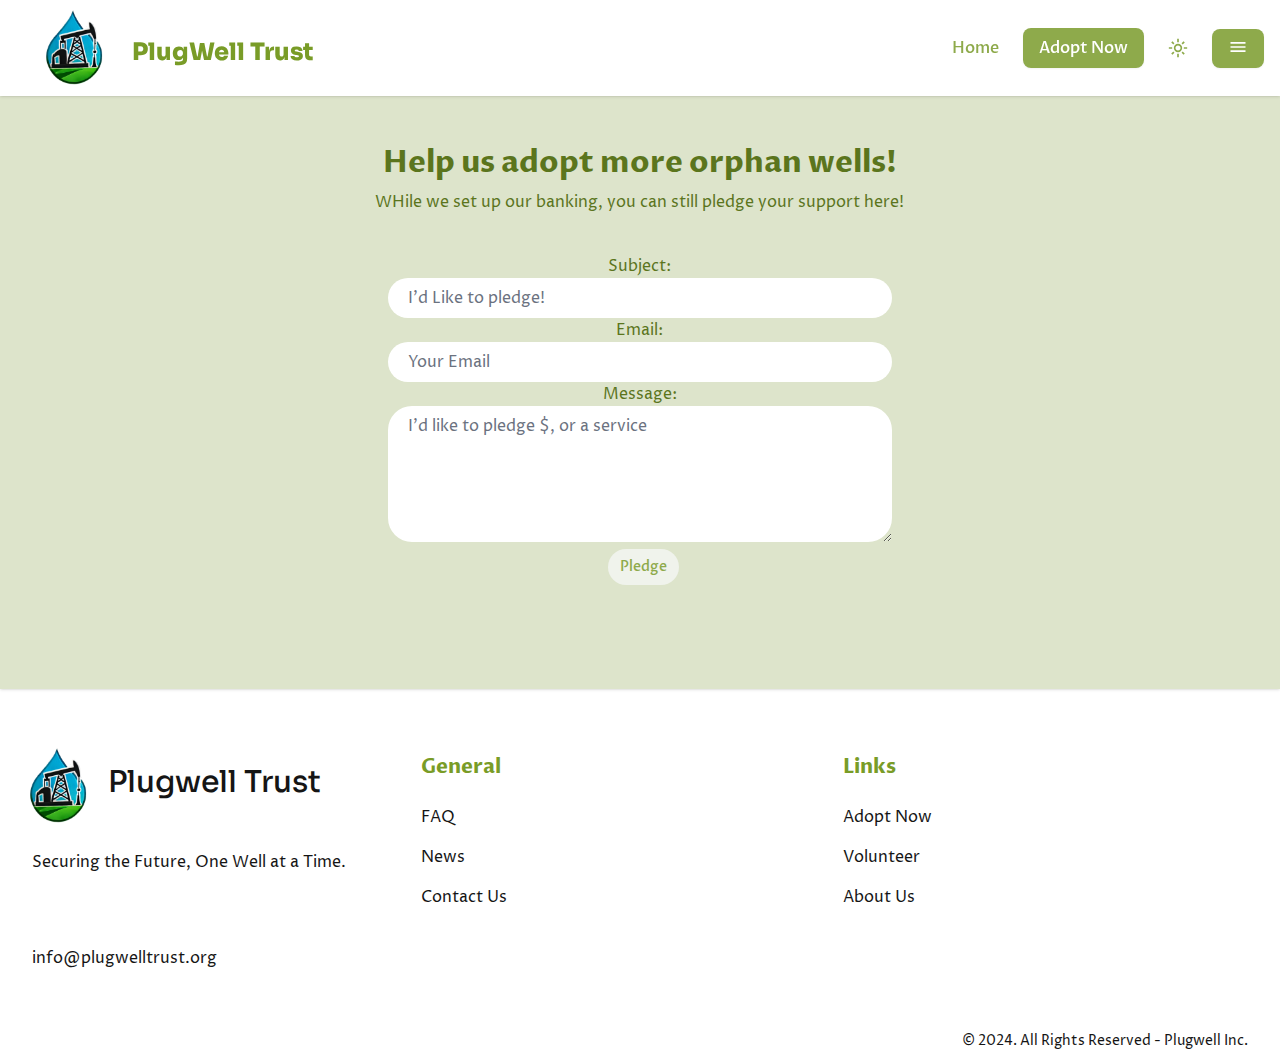
<file: adopt/index.html>
<!DOCTYPE html><html lang="en-US" data-capo data-critters-container><head><meta charset="utf-8">
<meta name="viewport" content="width=device-width, initial-scale=1">
<title>Adopt Now - PlugWell Trust</title>
<link rel="preconnect" crossorigin="anonymous" href="https://fonts.googleapis.com">
<link rel="preconnect" crossorigin="anonymous" href="https://fonts.gstatic.com">
<meta property="og:image" content="https://plugwelltrust.org/__og-image__/image/adopt/og.png">
<meta property="og:image:type" content="image/png">
<meta name="twitter:card" content="summary_large_image">
<meta name="twitter:image" content="https://plugwelltrust.org/__og-image__/image/adopt/og.png">
<meta name="twitter:image:src" content="https://plugwelltrust.org/__og-image__/image/adopt/og.png">
<meta property="og:image:width" content="1200">
<meta name="twitter:image:width" content="1200">
<meta property="og:image:height" content="600">
<meta name="twitter:image:height" content="600">

<style>*,:after,:before{border:0 solid #e5e7eb;box-sizing:border-box}:after,:before{--tw-content:""}html{line-height:1.5;-webkit-text-size-adjust:100%;font-family:Proza Libre,Proza Libre fallback,sans-serif;font-feature-settings:normal;font-variation-settings:normal;-moz-tab-size:4;-o-tab-size:4;tab-size:4;-webkit-tap-highlight-color:transparent}body{line-height:inherit;margin:0}hr{border-top-width:1px;color:inherit;height:0}h2,h6{font-size:inherit;font-weight:inherit}a{color:inherit;text-decoration:inherit}button,input,textarea{color:inherit;font-family:inherit;font-feature-settings:inherit;font-size:100%;font-variation-settings:inherit;font-weight:inherit;letter-spacing:inherit;line-height:inherit;margin:0;padding:0}button{text-transform:none}button{-webkit-appearance:button;background-color:transparent;background-image:none}h2,h6,hr,p{margin:0}ul{list-style:none;margin:0;padding:0}textarea{resize:vertical}input::-moz-placeholder,textarea::-moz-placeholder{color:#9ca3af;opacity:1}input::placeholder,textarea::placeholder{color:#9ca3af;opacity:1}button{cursor:pointer}img{display:block;vertical-align:middle}img{height:auto;max-width:100%}[type=email],[type=text],textarea{-webkit-appearance:none;-moz-appearance:none;appearance:none;background-color:#fff;border-color:#6b7280;border-radius:0;border-width:1px;font-size:1rem;line-height:1.5rem;padding:.5rem .75rem;--tw-shadow:0 0 #0000}[type=email]:focus,[type=text]:focus,textarea:focus{outline:2px solid transparent;outline-offset:2px;--tw-ring-inset:var(--tw-empty, );--tw-ring-offset-width:0px;--tw-ring-offset-color:#fff;--tw-ring-color:#2563eb;--tw-ring-offset-shadow:var(--tw-ring-inset) 0 0 0 var(--tw-ring-offset-width) var(--tw-ring-offset-color);--tw-ring-shadow:var(--tw-ring-inset) 0 0 0 calc(1px + var(--tw-ring-offset-width)) var(--tw-ring-color);border-color:#2563eb;box-shadow:var(--tw-ring-offset-shadow),var(--tw-ring-shadow),var(--tw-shadow)}input::-moz-placeholder,textarea::-moz-placeholder{color:#6b7280;opacity:1}input::placeholder,textarea::placeholder{color:#6b7280;opacity:1}h2{font-size:1.875rem;font-weight:700;line-height:2.25rem;margin-bottom:1rem;scroll-margin-top:7rem}@media (min-width:768px){h2{font-size:2.25rem;line-height:2.5rem}}@media (min-width:1024px){h2{font-size:3rem;line-height:1}}h6{font-size:.875rem;font-weight:500;line-height:1.25rem;margin-bottom:.5rem;scroll-margin-top:7rem}@media (min-width:768px){h6{font-size:1rem;line-height:1.5rem}}@media (min-width:1024px){h6{font-size:1.125rem;line-height:1.75rem}}input,textarea{--tw-text-opacity:1;color:rgb(0 0 0/var(--tw-text-opacity))}*,:after,:before{--tw-border-spacing-x:0;--tw-border-spacing-y:0;--tw-translate-x:0;--tw-translate-y:0;--tw-rotate:0;--tw-skew-x:0;--tw-skew-y:0;--tw-scale-x:1;--tw-scale-y:1;--tw-pan-x: ;--tw-pan-y: ;--tw-pinch-zoom: ;--tw-scroll-snap-strictness:proximity;--tw-gradient-from-position: ;--tw-gradient-via-position: ;--tw-gradient-to-position: ;--tw-ordinal: ;--tw-slashed-zero: ;--tw-numeric-figure: ;--tw-numeric-spacing: ;--tw-numeric-fraction: ;--tw-ring-inset: ;--tw-ring-offset-width:0px;--tw-ring-offset-color:#fff;--tw-ring-color:rgba(59,130,246,.5);--tw-ring-offset-shadow:0 0 #0000;--tw-ring-shadow:0 0 #0000;--tw-shadow:0 0 #0000;--tw-shadow-colored:0 0 #0000;--tw-blur: ;--tw-brightness: ;--tw-contrast: ;--tw-grayscale: ;--tw-hue-rotate: ;--tw-invert: ;--tw-saturate: ;--tw-sepia: ;--tw-drop-shadow: ;--tw-backdrop-blur: ;--tw-backdrop-brightness: ;--tw-backdrop-contrast: ;--tw-backdrop-grayscale: ;--tw-backdrop-hue-rotate: ;--tw-backdrop-invert: ;--tw-backdrop-opacity: ;--tw-backdrop-saturate: ;--tw-backdrop-sepia: ;--tw-contain-size: ;--tw-contain-layout: ;--tw-contain-paint: ;--tw-contain-style: }.container{width:100%}@media (min-width:640px){.container{max-width:640px}}@media (min-width:768px){.container{max-width:768px}}@media (min-width:1024px){.container{max-width:1024px}}@media (min-width:1280px){.container{max-width:1280px}}@media (min-width:1536px){.container{max-width:1536px}}.sr-only{height:1px;margin:-1px;overflow:hidden;padding:0;position:absolute;width:1px;clip:rect(0,0,0,0);border-width:0;white-space:nowrap}.fixed{position:fixed}.absolute{position:absolute}.relative{position:relative}.right-0{right:0}.z-20{z-index:20}.-mx-4{margin-left:-1rem;margin-right:-1rem}.mx-3{margin-left:.75rem;margin-right:.75rem}.mx-auto{margin-left:auto;margin-right:auto}.my-6{margin-bottom:1.5rem;margin-top:1.5rem}.-ml-6{margin-left:-1.5rem}.-mr-2{margin-right:-.5rem}.-mt-4{margin-top:-1rem}.mb-2{margin-bottom:.5rem}.mb-4{margin-bottom:1rem}.mb-8{margin-bottom:2rem}.ml-2{margin-left:.5rem}.mt-2{margin-top:.5rem}.mt-24{margin-top:6rem}.mt-4{margin-top:1rem}.mt-6{margin-top:1.5rem}.flex{display:flex}.inline-flex{display:inline-flex}.hidden{display:none}.h-24{height:6rem}.h-6{height:1.5rem}.h-full{height:100%}.min-h-screen{min-height:100vh}.w-6{width:1.5rem}.w-full{width:100%}.flex-1{flex:1 1 0%}.flex-shrink-0{flex-shrink:0}.flex-col{flex-direction:column}.flex-wrap{flex-wrap:wrap}.items-center{align-items:center}.justify-between{justify-content:space-between}.gap-x-2{-moz-column-gap:.5rem;column-gap:.5rem}.space-x-2>:not([hidden])~:not([hidden]){--tw-space-x-reverse:0;margin-left:calc(.5rem*(1 - var(--tw-space-x-reverse)));margin-right:calc(.5rem*var(--tw-space-x-reverse))}.overflow-hidden{overflow:hidden}.\!rounded-lg{border-radius:.5rem!important}.rounded-2xl{border-radius:1rem}.rounded-3xl{border-radius:1.5rem}.rounded-full{border-radius:9999px}.rounded-lg{border-radius:.5rem}.border-0{border-width:0}.bg-primary-100{--tw-bg-opacity:1;background-color:rgb(221 228 203/var(--tw-bg-opacity))}.bg-primary-50{--tw-bg-opacity:1;background-color:rgb(240 243 236/var(--tw-bg-opacity))}.bg-primary-500{--tw-bg-opacity:1;background-color:rgb(142 170 75/var(--tw-bg-opacity))}.bg-white{--tw-bg-opacity:1;background-color:rgb(255 255 255/var(--tw-bg-opacity))}.p-2{padding:.5rem}.p-4{padding:1rem}.\!py-2{padding-bottom:.5rem!important;padding-top:.5rem!important}.px-3{padding-left:.75rem;padding-right:.75rem}.px-4{padding-left:1rem;padding-right:1rem}.px-5{padding-left:1.25rem;padding-right:1.25rem}.px-6{padding-left:1.5rem;padding-right:1.5rem}.px-8{padding-left:2rem;padding-right:2rem}.py-1{padding-bottom:.25rem;padding-top:.25rem}.py-1\.5{padding-bottom:.375rem;padding-top:.375rem}.py-12{padding-bottom:3rem;padding-top:3rem}.py-2{padding-bottom:.5rem;padding-top:.5rem}.py-3{padding-bottom:.75rem;padding-top:.75rem}.py-4{padding-bottom:1rem;padding-top:1rem}.pb-12{padding-bottom:3rem}.pl-4{padding-left:1rem}.pr-8{padding-right:2rem}.pt-12{padding-top:3rem}.text-center{text-align:center}.font-serif{font-family:Sora,Sora fallback,sans-serif}.text-2xl{font-size:1.5rem;line-height:2rem}.text-3xl{font-size:1.875rem;line-height:2.25rem}.text-base{font-size:1rem;line-height:1.5rem}.text-sm{font-size:.875rem;line-height:1.25rem}.text-xl{font-size:1.25rem;line-height:1.75rem}.font-bold{font-weight:700}.font-extrabold{font-weight:800}.font-medium{font-weight:500}.leading-none{line-height:1}.leading-tight{line-height:1.25}.text-neutral-900{--tw-text-opacity:1;color:rgb(21 21 21/var(--tw-text-opacity))}.text-primary-500{--tw-text-opacity:1;color:rgb(142 170 75/var(--tw-text-opacity))}.text-primary-600{--tw-text-opacity:1;color:rgb(121 156 39/var(--tw-text-opacity))}.text-primary-900{--tw-text-opacity:1;color:rgb(91 117 29/var(--tw-text-opacity))}.text-white{--tw-text-opacity:1;color:rgb(255 255 255/var(--tw-text-opacity))}.opacity-25{opacity:.25}.shadow{--tw-shadow:0 1px 3px 0 rgba(0,0,0,.1),0 1px 2px -1px rgba(0,0,0,.1);--tw-shadow-colored:0 1px 3px 0 var(--tw-shadow-color),0 1px 2px -1px var(--tw-shadow-color)}.shadow,.shadow-sm{box-shadow:var(--tw-ring-offset-shadow,0 0 #0000),var(--tw-ring-shadow,0 0 #0000),var(--tw-shadow)}.shadow-sm{--tw-shadow:0 1px 2px 0 rgba(0,0,0,.05);--tw-shadow-colored:0 1px 2px 0 var(--tw-shadow-color)}.outline-none{outline:2px solid transparent;outline-offset:2px}.hover\:bg-primary-100:hover{--tw-bg-opacity:1;background-color:rgb(221 228 203/var(--tw-bg-opacity))}.hover\:bg-primary-50:hover{--tw-bg-opacity:1;background-color:rgb(240 243 236/var(--tw-bg-opacity))}.hover\:bg-primary-600:hover{--tw-bg-opacity:1;background-color:rgb(121 156 39/var(--tw-bg-opacity))}.hover\:text-primary-600:hover{--tw-text-opacity:1;color:rgb(121 156 39/var(--tw-text-opacity))}.focus\:outline-none:focus{outline:2px solid transparent;outline-offset:2px}.focus-visible\:outline:focus-visible{outline-style:solid}.focus-visible\:outline-0:focus-visible{outline-width:0}.focus-visible\:outline-2:focus-visible{outline-width:2px}.focus-visible\:outline-offset-2:focus-visible{outline-offset:2px}.focus-visible\:outline-primary-500:focus-visible{outline-color:#8eaa4b}.focus-visible\:ring-2:focus-visible{--tw-ring-offset-shadow:var(--tw-ring-inset) 0 0 0 var(--tw-ring-offset-width) var(--tw-ring-offset-color);--tw-ring-shadow:var(--tw-ring-inset) 0 0 0 calc(2px + var(--tw-ring-offset-width)) var(--tw-ring-color);box-shadow:var(--tw-ring-offset-shadow),var(--tw-ring-shadow),var(--tw-shadow,0 0 #0000)}.focus-visible\:ring-inset:focus-visible{--tw-ring-inset:inset}.focus-visible\:ring-primary-500:focus-visible{--tw-ring-opacity:1;--tw-ring-color:rgb(142 170 75/var(--tw-ring-opacity))}.disabled\:cursor-not-allowed:disabled{cursor:not-allowed}.disabled\:bg-primary-500:disabled{--tw-bg-opacity:1;background-color:rgb(142 170 75/var(--tw-bg-opacity))}.disabled\:opacity-75:disabled{opacity:.75}@media (min-width:640px){.sm\:ml-6{margin-left:1.5rem}.sm\:block{display:block}.sm\:flex{display:flex}.sm\:hidden{display:none}.sm\:w-1\/2{width:50%}.sm\:w-9\/12{width:75%}.sm\:w-full{width:100%}.sm\:flex-row{flex-direction:row}.sm\:justify-end{justify-content:flex-end}.sm\:px-6{padding-left:1.5rem;padding-right:1.5rem}.sm\:text-center{text-align:center}}@media (min-width:768px){.md\:w-1\/3{width:33.333333%}.md\:flex-1{flex:1 1 0%}.md\:flex-col{flex-direction:column}.md\:flex-nowrap{flex-wrap:nowrap}.md\:items-end{align-items:flex-end}}@media (min-width:1024px){.lg\:mt-2{margin-top:.5rem}.lg\:w-1\/3{width:33.333333%}.lg\:w-8\/12{width:66.666667%}.lg\:items-start{align-items:flex-start}.lg\:text-left{text-align:left}}@media (min-width:1280px){.xl\:w-8\/12{width:66.666667%}}.i-material-symbols-light-mode-outline{background-color:currentColor;color:inherit;height:1em;-webkit-mask:var(--un-icon) no-repeat;mask:var(--un-icon) no-repeat;-webkit-mask-size:100% 100%;mask-size:100% 100%;width:1em}.i-material-symbols-light-mode-outline{--un-icon:url("data:image/svg+xml;utf8,%3Csvg viewBox='0 0 24 24' width='1em' height='1em' xmlns='http://www.w3.org/2000/svg' %3E%3Cpath fill='currentColor' d='M12 15q1.25 0 2.125-.875T15 12t-.875-2.125T12 9t-2.125.875T9 12t.875 2.125T12 15m0 2q-2.075 0-3.537-1.463T7 12t1.463-3.537T12 7t3.538 1.463T17 12t-1.463 3.538T12 17m-7-4H1v-2h4zm18 0h-4v-2h4zM11 5V1h2v4zm0 18v-4h2v4zM6.4 7.75L3.875 5.325L5.3 3.85l2.4 2.5zm12.3 12.4l-2.425-2.525L17.6 16.25l2.525 2.425zM16.25 6.4l2.425-2.525L20.15 5.3l-2.5 2.4zM3.85 18.7l2.525-2.425L7.75 17.6l-2.425 2.525zM12 12'/%3E%3C/svg%3E")}.i-material-symbols-menu{background-color:currentColor;color:inherit;height:1em;-webkit-mask:var(--un-icon) no-repeat;mask:var(--un-icon) no-repeat;-webkit-mask-size:100% 100%;mask-size:100% 100%;width:1em}.i-material-symbols-menu{--un-icon:url("data:image/svg+xml;utf8,%3Csvg viewBox='0 0 24 24' width='1em' height='1em' xmlns='http://www.w3.org/2000/svg' %3E%3Cpath fill='currentColor' d='M3 18v-2h18v2zm0-5v-2h18v2zm0-5V6h18v2z'/%3E%3C/svg%3E")}</style><link rel="preload" href="/_nuxt/entry.C_uO7JfJ.css" as="style" onload="this.rel='stylesheet'"><noscript><link rel="stylesheet" href="/_nuxt/entry.C_uO7JfJ.css"></noscript>
<link rel="preload" href="/_nuxt/default.B0MDHbjw.css" as="style" onload="this.rel='stylesheet'"><noscript><link rel="stylesheet" href="/_nuxt/default.B0MDHbjw.css"></noscript>
<link rel="preload" as="style" onload="this.onload=null;this.rel='stylesheet'" href="https://fonts.googleapis.com/css?family=Proza+Libre:400,500,600,700,800|Sora:100,200,300,400,500,600,700,800&display=swap">
<link rel="preload" as="fetch" crossorigin="anonymous" href="/adopt/_payload.json?6ffbab50-fdaa-49d0-b645-83e380ffff9e">
<link rel="modulepreload" as="script" crossorigin href="/_nuxt/CHLybBhA.js">
<link rel="modulepreload" as="script" crossorigin href="/_nuxt/BiHpJEhf.js">
<link rel="modulepreload" as="script" crossorigin href="/_nuxt/BzpcGkdB.js">
<link rel="modulepreload" as="script" crossorigin href="/_nuxt/DSjhiX6b.js">
<link rel="modulepreload" as="script" crossorigin href="/_nuxt/DXninTze.js">
<link rel="dns-prefetch" href="https://fonts.googleapis.com">
<link rel="dns-prefetch" href="https://fonts.gstatic.com">
<link rel="prefetch" as="script" crossorigin href="/_nuxt/CluYb-dT.js">
<link rel="icon" href="/favicon.ico" sizes="any">
<link rel="icon" href="/favicon-16x16.png" type="image/png" sizes="16x16">
<link rel="icon" href="/favicon-32x32.png" type="image/png" sizes="32x32">
<link rel="icon" href="/favicon.svg" type="image/svg" sizes="370x370">
<link rel="icon" href="/icon.svg" type="image/svg" sizes="981x981">
<link rel="apple-touch-icon" href="/apple-touch-icon.png" type="image/png" sizes="180x180">
<meta property="og:type" content="website">
<link rel="canonical" href="https://plugwelltrust.org/adopt">
<meta name="robots" content="index, follow, max-image-preview:large, max-snippet:-1, max-video-preview:-1">
<script once>/* eslint-disable */
/* prettier-ignore */
// @ts-nocheck

;(() => {
  const prefersDark = matchMedia('(prefers-color-scheme: dark)').matches
  const setting = localStorage.getItem('vueuse-color-scheme') || 'auto'
  if (setting === 'dark' || (prefersDark && setting !== 'light'))
    document.documentElement.classList.toggle('dark', true)
})()
</script>
<noscript><link rel="stylesheet" crossorigin="anonymous" href="https://fonts.googleapis.com/css?family=Proza+Libre:400,500,600,700,800|Sora:100,200,300,400,500,600,700,800&display=swap"></noscript>
<meta property="og:title" content="PlugWell Trust">
<meta name="author" content="Elias Warholak">
<meta name="description" content="Adopt a Well Today!">
<meta property="og:image:alt" content="Adopt Now - PlugWell Trust">
<meta name="twitter:title" content="Adopt Now - PlugWell Trust">
<meta name="twitter:description" content="Adopt a Well Today!">
<meta name="twitter:image:alt" content="Adopt Now - PlugWell Trust">
<meta name="twitter:site" content="@vuedesigner">
<meta name="twitter:creator" content="@techakayy">
<meta property="og:description" content="Adopt a Well Today!">
<script type="module" src="/_nuxt/CHLybBhA.js" crossorigin></script>
<meta property="og:url" content="https://plugwelltrust.org/adopt">
<meta property="og:locale" content="en">
<meta property="og:site_name" content="PlugWell Trust"></head><body><div id="__nuxt"><div><div><!----></div><!----><div class="nuxt-loading-indicator" style="position:fixed;top:0;right:0;left:0;pointer-events:none;width:auto;height:3px;opacity:0;background:repeating-linear-gradient(to right,#00dc82 0%,#34cdfe 50%,#0047e1 100%);background-size:Infinity% auto;transform:scaleX(0%);transform-origin:left;transition:transform 0.1s, height 0.4s, opacity 0.4s;z-index:999999;"></div><div><div class="min-h-screen flex flex-col bg-white dark:bg-neutral-950 text-neutral-900 dark:text-neutral-50"><div class="w-full fixed shadow z-20 bg-white dark:bg-neutral-950"><nav class><div class="container mx-auto px-4 sm:px-6"><div class="flex h-24 items-center justify-between"><div class="flex items-center justify-between w-full"><div class="flex flex-shrink-0 items-center"><a href="/" class="flex items-center sm:flex-row" data-pg-name="Logo"><img width="100px" src="/logo.png"><h6 class="text-primary-600 dark:text-primary-200 font-extrabold font-serif ml-2 mt-4 text-2xl">PlugWell Trust</h6></a></div><div class="h-full items-center hidden sm:flex sm:ml-6"><div class="flex h-full space-x-2"><!--[--><a href="/" class="focus:outline-none focus-visible:outline-0 disabled:cursor-not-allowed disabled:opacity-75 flex-shrink-0 font-medium rounded-full text-base gap-x-2 px-4 py-2 text-primary-500 dark:text-primary-400 hover:bg-primary-50 dark:hover:bg-primary-950 focus-visible:ring-2 focus-visible:ring-inset focus-visible:ring-primary-500 dark:focus-visible:ring-primary-400 inline-flex items-center !rounded-lg"><!--[--><!--]--><!----><!--[--><span class>Home</span><!--]--><!----><!--[--><!--]--></a><a aria-current="page" href="/adopt" class="router-link-active router-link-exact-active focus:outline-none focus-visible:outline-0 disabled:cursor-not-allowed disabled:opacity-75 flex-shrink-0 font-medium rounded-full text-base gap-x-2 px-4 py-2 shadow-sm text-white dark:text-gray-900 bg-primary-500 hover:bg-primary-600 disabled:bg-primary-500 dark:bg-primary-400 dark:hover:bg-primary-500 dark:disabled:bg-primary-400 focus-visible:outline focus-visible:outline-2 focus-visible:outline-offset-2 focus-visible:outline-primary-500 dark:focus-visible:outline-primary-400 inline-flex items-center !rounded-lg"><!--[--><!--]--><!----><!--[--><span class>Adopt Now</span><!--]--><!----><!--[--><!--]--></a><!--]--></div></div></div><div class="mx-3"><button class="focus:outline-none focus-visible:outline-0 disabled:cursor-not-allowed disabled:opacity-75 flex-shrink-0 font-medium rounded-full text-sm gap-x-2 px-3 py-1.5 text-primary-500 dark:text-primary-400 hover:bg-primary-50 dark:hover:bg-primary-950 focus-visible:ring-2 focus-visible:ring-inset focus-visible:ring-primary-500 dark:focus-visible:ring-primary-400 inline-flex items-center !rounded-lg" aria-label="Toggle theme" type="button"><!--[--><!--]--><!----><!--[--><span class="i-material-symbols-light-mode-outline text-2xl" style="width:20px;height:20px;display:inline-block;"></span><!--]--><!----><!--[--><!--]--></button></div><div class="-mr-2 items-center relative"><button class="focus:outline-none focus-visible:outline-0 disabled:cursor-not-allowed disabled:opacity-75 flex-shrink-0 font-medium rounded-full text-base gap-x-2 px-4 py-3 shadow-sm text-white dark:text-gray-900 bg-primary-500 hover:bg-primary-600 disabled:bg-primary-500 dark:bg-primary-400 dark:hover:bg-primary-500 dark:disabled:bg-primary-400 focus-visible:outline focus-visible:outline-2 focus-visible:outline-offset-2 focus-visible:outline-primary-500 dark:focus-visible:outline-primary-400 inline-flex items-center !py-2 !rounded-lg leading-none hidden sm:block" type="button"><!--[--><!--]--><span class="i-material-symbols-menu flex-shrink-0 h-6 w-6" style="width:20px;height:20px;display:inline-block;" aria-hidden="true"></span><!--[--><span class="sr-only">Open main menu</span><!--]--><!----><!--[--><!--]--></button><button class="focus:outline-none focus-visible:outline-0 disabled:cursor-not-allowed disabled:opacity-75 flex-shrink-0 font-medium rounded-full text-base gap-x-2 px-4 py-3 shadow-sm text-white dark:text-gray-900 bg-primary-500 hover:bg-primary-600 disabled:bg-primary-500 dark:bg-primary-400 dark:hover:bg-primary-500 dark:disabled:bg-primary-400 focus-visible:outline focus-visible:outline-2 focus-visible:outline-offset-2 focus-visible:outline-primary-500 dark:focus-visible:outline-primary-400 inline-flex items-center !py-2 !rounded-lg leading-none sm:hidden" type="button"><!--[--><!--]--><span class="i-material-symbols-menu flex-shrink-0 h-6 w-6" style="width:20px;height:20px;display:inline-block;" aria-hidden="true"></span><!--[--><span class="sr-only">Open main menu</span><!--]--><!----><!--[--><!--]--></button><div class="hidden sm:flex sm:justify-end absolute right-0 mt-4"><!----></div></div></div></div><div class="sm:hidden"><!----></div></nav></div><div class="mt-24"><main class="shadow"><!--[--><div class="pb-12 text-center bg-primary-100 dark:bg-primary-700 text-primary-900 dark:text-primary-100"><div class="container mx-auto px-4"><div class="-mx-4 flex flex-wrap"><div class="mx-auto px-4 rounded-2xl w-full lg:w-8/12"><div class="px-6 py-12 rounded-lg tertiary-card"><h2 class="font-bold leading-tight mb-2 text-3xl"> Help us adopt more orphan wells! </h2><p class="mb-8"> WHile we set up our banking, you can still pledge your support here! </p><div class="flex items-center overflow-hidden p-2 rounded-3xl"><form class="mx-auto sm:w-9/12 xl:w-8/12" action="mailto:info@plugwelltrust.com" method="get" enctype="text/plain"> Subject:<br><input type="text" name="subject" placeholder="I&#39;d Like to pledge!" class="border-0 flex-1 outline-none px-5 py-2 rounded-3xl w-full"><br> Email:<br><input id="emailfield" required type="email" name="email" placeholder="Your Email" class="border-0 flex-1 outline-none px-5 py-2 rounded-3xl w-full"><br> Message:<br><textarea name="body" rows="5" cols="30" placeholder="I&#39;d like to pledge $, or a service" class="border-0 flex-1 outline-none px-5 py-2 rounded-3xl w-full"></textarea><br><button class="focus:outline-none focus-visible:outline-0 disabled:cursor-not-allowed disabled:opacity-75 flex-shrink-0 font-medium rounded-full text-sm gap-x-2 px-3 py-2 text-primary-500 dark:text-primary-400 bg-primary-50 hover:bg-primary-100 dark:bg-primary-950 dark:hover:bg-primary-900 focus-visible:ring-2 focus-visible:ring-inset focus-visible:ring-primary-500 dark:focus-visible:ring-primary-400 inline-flex items-center ml-2" type="submit"><!--[--><!--]--><!----><!--[--> Pledge <!--]--><!----><!--[--><!--]--></button></form></div></div></div></div></div></div><!--]--></main></div><footer class="pt-12"><div class="container mx-auto px-8"><div class="flex flex-wrap relative"><div class="-mx-4 flex flex-col flex-wrap items-center pl-4 pr-8 py-4 md:flex-col md:flex-nowrap -mt-4 lg:items-start lg:w-1/3"><a href="/" class="-ml-6"><div to="/" class="font-serif inline-flex items-center text-3xl"><img width="100px" src="/logo.png"><h6 class="font-serif inline-flex items-center text-3xl"> Plugwell Trust </h6></div></a><p class="mt-2 text-center w-full lg:text-left"> Securing the Future, One Well at a Time. </p><div class="inline-flex mt-6 space-x-3"><div class="flex flex-wrap space-x-4"></div></div><div class="my-6 text-center"><br><a href="mailto:info@plugwelltrust.org" rel="noopener noreferrer">info@plugwelltrust.org</a></div></div><div class="flex flex-col items-center p-4 w-full sm:w-1/2 md:flex-1 md:w-1/3 lg:items-start"><h2 class="font-bold text-primary-600 dark:text-primary-200 text-xl"> General </h2><ul class="text-center lg:mt-2 lg:text-left"><li class="mb-4"><a href="/news/who-we-are" class="hover:text-primary-600 dark:text-primary-200">FAQ</a></li><li class="mb-4"><a href="/news" class="hover:text-primary-600 dark:text-primary-200">News</a></li><li class="mb-4"><a href="mailto:info@plugwelltrust.com" rel="noopener noreferrer" class="hover:text-primary-600 dark:text-primary-200">Contact Us</a></li></ul></div><div class="flex flex-col items-center p-4 w-full sm:w-1/2 md:flex-1 md:w-1/3 lg:items-start"><h2 class="font-bold text-primary-600 dark:text-primary-200 text-xl"> Links </h2><ul class="text-center lg:mt-2 lg:text-left"><li class="mb-4"><a aria-current="page" href="/adopt" class="router-link-active router-link-exact-active hover:text-primary-600 dark:text-primary-200">Adopt Now</a></li><li class="mb-4"><a href="/volunteer" class="hover:text-primary-600 dark:text-primary-200">Volunteer</a></li><li class="mb-4"><a aria-current="page" href="/adopt#" class="router-link-active router-link-exact-active hover:text-primary-600 dark:text-primary-200">About Us</a></li></ul></div><div class="flex flex-col sm:w-full md:items-end"><hr class="mb-4 opacity-25"><p class="py-1 text-sm sm:text-center"> © 2024. All Rights Reserved - Plugwell Inc. </p></div></div></div></footer></div></div></div></div><div id="teleports"></div><script id="nuxt-og-image-options" type="application/json">{"component":"OgImageThePage","_query":{},"props":{"image":"/_ipx/fit_fill&s_2560x1280/emissions-dark.jpg","title":"PlugWell Trust","summary":"The PlugWell Trust is a non-profit organization that helps homeowners plug orphan oil and gas wells","fromBg":"#2c390d","toBg":"#485c17","logo":"logo.png","author":"Elias Warholak"}}</script>
<script type="application/json" id="__NUXT_DATA__" data-ssr="true" data-src="/adopt/_payload.json?6ffbab50-fdaa-49d0-b645-83e380ffff9e">[{"state":1,"once":13,"_errors":14,"serverRendered":16,"path":17,"pinia":18,"prerenderedAt":20},["Reactive",2],{"$ssite-config":3},{"defaultLocale":4,"description":5,"env":6,"identity":7,"name":9,"titleSeparator":10,"trailingSlash":11,"url":12},"en","The PlugWell Trust is a non-profit organization that helps homeowners plug orphan oil and gas wells","production",{"type":8},"Organization","PlugWell Trust","|",false,"https://plugwelltrust.org",["Set"],["ShallowReactive",15],{},true,"/adopt",["Reactive",19],{},1723390043502]</script>
<script>window.__NUXT__={};window.__NUXT__.config={public:{mdc:{useNuxtImage:true,components:{prose:true,map:{p:"prose-p",a:"prose-a",blockquote:"prose-blockquote","code-inline":"prose-code-inline",code:"ProseCodeInline",em:"prose-em",h1:"prose-h1",h2:"prose-h2",h3:"prose-h3",h4:"prose-h4",h5:"prose-h5",h6:"prose-h6",hr:"prose-hr",img:"prose-img",ul:"prose-ul",ol:"prose-ol",li:"prose-li",strong:"prose-strong",table:"prose-table",thead:"prose-thead",tbody:"prose-tbody",td:"prose-td",th:"prose-th",tr:"prose-tr"}},headings:{anchorLinks:{h1:false,h2:false,h3:false,h4:false,h5:false,h6:false}}},content:{locales:[],defaultLocale:"",integrity:1723390022291,experimental:{stripQueryParameters:false,advanceQuery:false,clientDB:false},respectPathCase:false,api:{baseURL:"/api/_content"},navigation:{fields:[]},tags:{p:"prose-p",a:"prose-a",blockquote:"prose-blockquote","code-inline":"prose-code-inline",code:"ProseCodeInline",em:"prose-em",h1:"prose-h1",h2:"prose-h2",h3:"prose-h3",h4:"prose-h4",h5:"prose-h5",h6:"prose-h6",hr:"prose-hr",img:"prose-img",ul:"prose-ul",ol:"prose-ol",li:"prose-li",strong:"prose-strong",table:"prose-table",thead:"prose-thead",tbody:"prose-tbody",td:"prose-td",th:"prose-th",tr:"prose-tr"},highlight:{langs:["js","jsx","json","ts","tsx","vue","css","html","vue","shell","bash","md","mdc","yaml","diff"],theme:"dracula-soft",highlighter:"shiki"},wsUrl:"",documentDriven:false,host:"",trailingSlash:false,search:"",contentHead:true,anchorLinks:false}},app:{baseURL:"/",buildId:"6ffbab50-fdaa-49d0-b645-83e380ffff9e",buildAssetsDir:"/_nuxt/",cdnURL:""}}</script>
<script type="application/ld+json" id="schema-org-graph" data-hid="3437552">{"@context":"https://schema.org","@graph":[{"@id":"https://plugwelltrust.org/#website","@type":"WebSite","description":"The PlugWell Trust is a non-profit organization that helps homeowners plug orphan oil and gas wells","inLanguage":"en-US","name":"PlugWell Trust","url":"https://plugwelltrust.org","publisher":{"@id":"https://plugwelltrust.org/#identity"}},{"@id":"https://plugwelltrust.org/adopt/#webpage","@type":"WebPage","description":"Adopt a Well Today!","name":"Adopt Now","url":"https://plugwelltrust.org/adopt","about":{"@id":"https://plugwelltrust.org/#identity"},"isPartOf":{"@id":"https://plugwelltrust.org/#website"},"potentialAction":[{"@type":"ReadAction","target":["https://plugwelltrust.org/adopt"]},{"@type":"ReadAction","target":["https://plugwelltrust.org/adopt"]}]},{"@id":"https://plugwelltrust.org/#identity","@type":"Organization","name":"PlugWell Trust","url":"https://plugwelltrust.org"}]}</script></body></html>
</file>
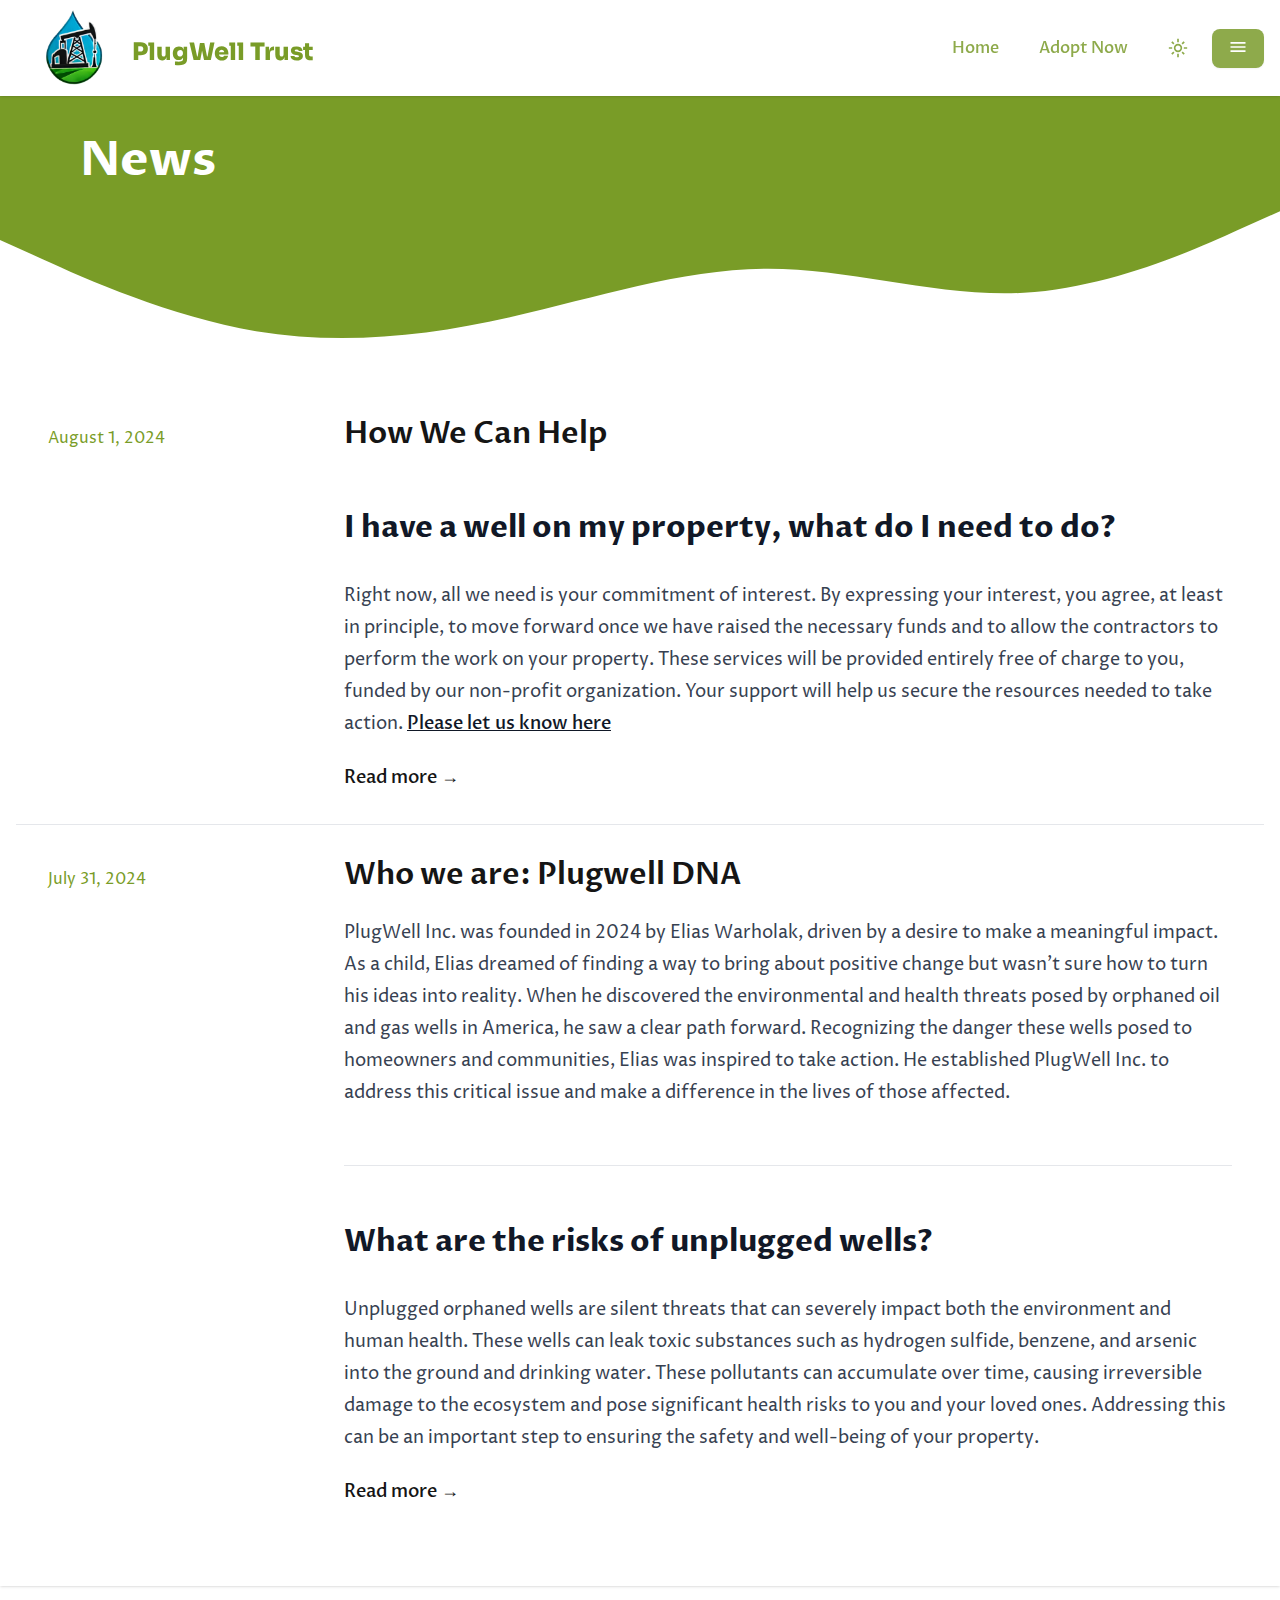
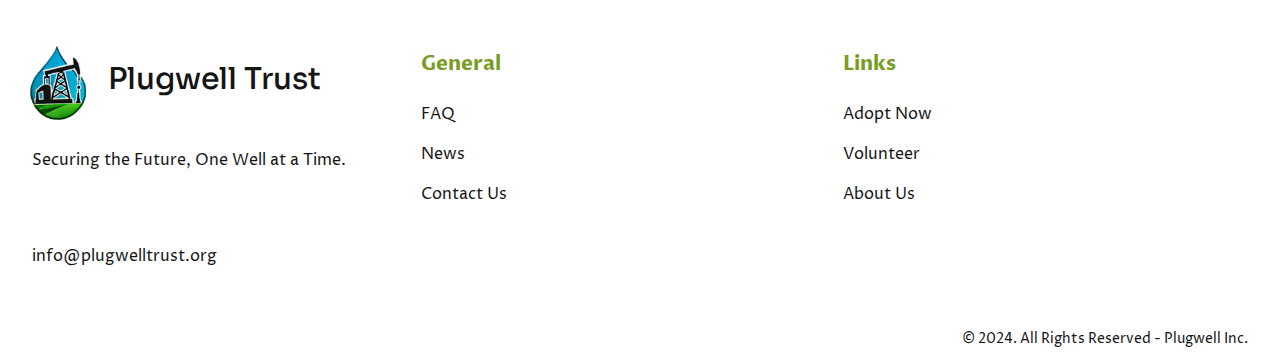
<file: news/index.html>
<!DOCTYPE html><html lang="en-US" data-capo data-critters-container><head><meta charset="utf-8">
<meta name="viewport" content="width=device-width, initial-scale=1">
<title>News - PlugWell Trust</title>
<link rel="preconnect" crossorigin="anonymous" href="https://fonts.googleapis.com">
<link rel="preconnect" crossorigin="anonymous" href="https://fonts.gstatic.com">
<meta property="og:image" content="https://plugwelltrust.org/__og-image__/image/news/og.png">
<meta property="og:image:type" content="image/png">
<meta name="twitter:card" content="summary_large_image">
<meta name="twitter:image" content="https://plugwelltrust.org/__og-image__/image/news/og.png">
<meta name="twitter:image:src" content="https://plugwelltrust.org/__og-image__/image/news/og.png">
<meta property="og:image:width" content="1200">
<meta name="twitter:image:width" content="1200">
<meta property="og:image:height" content="600">
<meta name="twitter:image:height" content="600">

<style>*,:after,:before{border:0 solid #e5e7eb;box-sizing:border-box}:after,:before{--tw-content:""}html{line-height:1.5;-webkit-text-size-adjust:100%;font-family:Proza Libre,Proza Libre fallback,sans-serif;font-feature-settings:normal;font-variation-settings:normal;-moz-tab-size:4;-o-tab-size:4;tab-size:4;-webkit-tap-highlight-color:transparent}body{line-height:inherit;margin:0}hr{border-top-width:1px;color:inherit;height:0}h2,h4,h6{font-size:inherit;font-weight:inherit}a{color:inherit;text-decoration:inherit}button{color:inherit;font-family:inherit;font-feature-settings:inherit;font-size:100%;font-variation-settings:inherit;font-weight:inherit;letter-spacing:inherit;line-height:inherit;margin:0;padding:0}button{text-transform:none}button{-webkit-appearance:button;background-color:transparent;background-image:none}dd,dl,h2,h4,h6,hr,p{margin:0}ul{list-style:none;margin:0;padding:0}button{cursor:pointer}img,svg{display:block;vertical-align:middle}img{height:auto;max-width:100%}h2{font-size:1.875rem;font-weight:700;line-height:2.25rem;margin-bottom:1rem;scroll-margin-top:7rem}@media (min-width:768px){h2{font-size:2.25rem;line-height:2.5rem}}@media (min-width:1024px){h2{font-size:3rem;line-height:1}}h4{font-size:1.25rem;font-weight:600;line-height:1.75rem;margin-bottom:.5rem;scroll-margin-top:7rem}@media (min-width:768px){h4{font-size:1.5rem;line-height:2rem}}@media (min-width:1024px){h4{font-size:1.875rem;line-height:2.25rem}}h6{font-size:.875rem;font-weight:500;line-height:1.25rem;margin-bottom:.5rem;scroll-margin-top:7rem}@media (min-width:768px){h6{font-size:1rem;line-height:1.5rem}}@media (min-width:1024px){h6{font-size:1.125rem;line-height:1.75rem}}*,:after,:before{--tw-border-spacing-x:0;--tw-border-spacing-y:0;--tw-translate-x:0;--tw-translate-y:0;--tw-rotate:0;--tw-skew-x:0;--tw-skew-y:0;--tw-scale-x:1;--tw-scale-y:1;--tw-pan-x: ;--tw-pan-y: ;--tw-pinch-zoom: ;--tw-scroll-snap-strictness:proximity;--tw-gradient-from-position: ;--tw-gradient-via-position: ;--tw-gradient-to-position: ;--tw-ordinal: ;--tw-slashed-zero: ;--tw-numeric-figure: ;--tw-numeric-spacing: ;--tw-numeric-fraction: ;--tw-ring-inset: ;--tw-ring-offset-width:0px;--tw-ring-offset-color:#fff;--tw-ring-color:rgba(59,130,246,.5);--tw-ring-offset-shadow:0 0 #0000;--tw-ring-shadow:0 0 #0000;--tw-shadow:0 0 #0000;--tw-shadow-colored:0 0 #0000;--tw-blur: ;--tw-brightness: ;--tw-contrast: ;--tw-grayscale: ;--tw-hue-rotate: ;--tw-invert: ;--tw-saturate: ;--tw-sepia: ;--tw-drop-shadow: ;--tw-backdrop-blur: ;--tw-backdrop-brightness: ;--tw-backdrop-contrast: ;--tw-backdrop-grayscale: ;--tw-backdrop-hue-rotate: ;--tw-backdrop-invert: ;--tw-backdrop-opacity: ;--tw-backdrop-saturate: ;--tw-backdrop-sepia: ;--tw-contain-size: ;--tw-contain-layout: ;--tw-contain-paint: ;--tw-contain-style: }.container{width:100%}@media (min-width:640px){.container{max-width:640px}}@media (min-width:768px){.container{max-width:768px}}@media (min-width:1024px){.container{max-width:1024px}}@media (min-width:1280px){.container{max-width:1280px}}@media (min-width:1536px){.container{max-width:1536px}}.prose{color:var(--tw-prose-body);max-width:65ch}.prose :where(p):not(:where([class~=not-prose],[class~=not-prose] *)){margin-bottom:1.25em;margin-top:1.25em}.prose :where(a):not(:where([class~=not-prose],[class~=not-prose] *)){color:var(--tw-prose-links);font-weight:500;text-decoration:underline}.prose :where(hr):not(:where([class~=not-prose],[class~=not-prose] *)){border-color:var(--tw-prose-hr);border-top-width:1px;margin-bottom:3em;margin-top:3em}.prose :where(h2):not(:where([class~=not-prose],[class~=not-prose] *)){color:var(--tw-prose-headings);font-size:1.5em;font-weight:700;line-height:1.3333333;margin-bottom:1em;margin-top:2em}.prose{--tw-prose-body:#374151;--tw-prose-headings:#111827;--tw-prose-lead:#4b5563;--tw-prose-links:#111827;--tw-prose-bold:#111827;--tw-prose-counters:#6b7280;--tw-prose-bullets:#d1d5db;--tw-prose-hr:#e5e7eb;--tw-prose-quotes:#111827;--tw-prose-quote-borders:#e5e7eb;--tw-prose-captions:#6b7280;--tw-prose-kbd:#111827;--tw-prose-kbd-shadows:17 24 39;--tw-prose-code:#111827;--tw-prose-pre-code:#e5e7eb;--tw-prose-pre-bg:#1f2937;--tw-prose-th-borders:#d1d5db;--tw-prose-td-borders:#e5e7eb;--tw-prose-invert-body:#d1d5db;--tw-prose-invert-headings:#fff;--tw-prose-invert-lead:#9ca3af;--tw-prose-invert-links:#fff;--tw-prose-invert-bold:#fff;--tw-prose-invert-counters:#9ca3af;--tw-prose-invert-bullets:#4b5563;--tw-prose-invert-hr:#374151;--tw-prose-invert-quotes:#f3f4f6;--tw-prose-invert-quote-borders:#374151;--tw-prose-invert-captions:#9ca3af;--tw-prose-invert-kbd:#fff;--tw-prose-invert-kbd-shadows:255 255 255;--tw-prose-invert-code:#fff;--tw-prose-invert-pre-code:#d1d5db;--tw-prose-invert-pre-bg:rgba(0,0,0,.5);--tw-prose-invert-th-borders:#4b5563;--tw-prose-invert-td-borders:#374151;font-size:1rem;line-height:1.75}.prose :where(hr+*):not(:where([class~=not-prose],[class~=not-prose] *)){margin-top:0}.prose :where(h2+*):not(:where([class~=not-prose],[class~=not-prose] *)){margin-top:0}.prose :where(.prose>:first-child):not(:where([class~=not-prose],[class~=not-prose] *)){margin-top:0}.prose :where(.prose>:last-child):not(:where([class~=not-prose],[class~=not-prose] *)){margin-bottom:0}.sr-only{height:1px;margin:-1px;overflow:hidden;padding:0;position:absolute;width:1px;clip:rect(0,0,0,0);border-width:0;white-space:nowrap}.fixed{position:fixed}.absolute{position:absolute}.relative{position:relative}.left-10{left:2.5rem}.right-0{right:0}.top-10{top:2.5rem}.z-20{z-index:20}.-mx-4{margin-left:-1rem;margin-right:-1rem}.mx-3{margin-left:.75rem;margin-right:.75rem}.mx-auto{margin-left:auto;margin-right:auto}.my-6{margin-bottom:1.5rem;margin-top:1.5rem}.-ml-6{margin-left:-1.5rem}.-mr-2{margin-right:-.5rem}.-mt-4{margin-top:-1rem}.mb-4{margin-bottom:1rem}.ml-2{margin-left:.5rem}.mt-2{margin-top:.5rem}.mt-24{margin-top:6rem}.mt-4{margin-top:1rem}.mt-6{margin-top:1.5rem}.flex{display:flex}.inline-flex{display:inline-flex}.hidden{display:none}.h-24{height:6rem}.h-6{height:1.5rem}.h-72{height:18rem}.h-full{height:100%}.min-h-screen{min-height:100vh}.w-6{width:1.5rem}.w-full{width:100%}.max-w-none{max-width:none}.flex-shrink-0{flex-shrink:0}.flex-col{flex-direction:column}.flex-wrap{flex-wrap:wrap}.items-center{align-items:center}.justify-center{justify-content:center}.justify-between{justify-content:space-between}.gap-x-2{-moz-column-gap:.5rem;column-gap:.5rem}.space-x-2>:not([hidden])~:not([hidden]){--tw-space-x-reverse:0;margin-left:calc(.5rem*(1 - var(--tw-space-x-reverse)));margin-right:calc(.5rem*var(--tw-space-x-reverse))}.space-y-2>:not([hidden])~:not([hidden]){--tw-space-y-reverse:0;margin-bottom:calc(.5rem*var(--tw-space-y-reverse));margin-top:calc(.5rem*(1 - var(--tw-space-y-reverse)))}.space-y-5>:not([hidden])~:not([hidden]){--tw-space-y-reverse:0;margin-bottom:calc(1.25rem*var(--tw-space-y-reverse));margin-top:calc(1.25rem*(1 - var(--tw-space-y-reverse)))}.space-y-6>:not([hidden])~:not([hidden]){--tw-space-y-reverse:0;margin-bottom:calc(1.5rem*var(--tw-space-y-reverse));margin-top:calc(1.5rem*(1 - var(--tw-space-y-reverse)))}.divide-y>:not([hidden])~:not([hidden]){--tw-divide-y-reverse:0;border-bottom-width:calc(1px*var(--tw-divide-y-reverse));border-top-width:calc(1px*(1 - var(--tw-divide-y-reverse)))}.divide-gray-200>:not([hidden])~:not([hidden]){--tw-divide-opacity:1;border-color:rgb(229 231 235/var(--tw-divide-opacity))}.\!rounded-lg{border-radius:.5rem!important}.rounded-full{border-radius:9999px}.rounded-lg{border-radius:.5rem}.bg-primary-500{--tw-bg-opacity:1;background-color:rgb(142 170 75/var(--tw-bg-opacity))}.bg-primary-600{--tw-bg-opacity:1;background-color:rgb(121 156 39/var(--tw-bg-opacity))}.bg-white{--tw-bg-opacity:1;background-color:rgb(255 255 255/var(--tw-bg-opacity))}.p-12{padding:3rem}.p-4{padding:1rem}.p-8{padding:2rem}.\!py-2{padding-bottom:.5rem!important;padding-top:.5rem!important}.px-3{padding-left:.75rem;padding-right:.75rem}.px-4{padding-left:1rem;padding-right:1rem}.px-8{padding-left:2rem;padding-right:2rem}.py-1{padding-bottom:.25rem;padding-top:.25rem}.py-1\.5{padding-bottom:.375rem;padding-top:.375rem}.py-2{padding-bottom:.5rem;padding-top:.5rem}.py-3{padding-bottom:.75rem;padding-top:.75rem}.py-4{padding-bottom:1rem;padding-top:1rem}.pb-12{padding-bottom:3rem}.pl-4{padding-left:1rem}.pr-8{padding-right:2rem}.pt-12{padding-top:3rem}.text-center{text-align:center}.font-serif{font-family:Sora,Sora fallback,sans-serif}.text-2xl{font-size:1.5rem;line-height:2rem}.text-3xl{font-size:1.875rem;line-height:2.25rem}.text-5xl{font-size:3rem;line-height:1}.text-base{font-size:1rem;line-height:1.5rem}.text-sm{font-size:.875rem;line-height:1.25rem}.text-xl{font-size:1.25rem;line-height:1.75rem}.font-bold{font-weight:700}.font-extrabold{font-weight:800}.font-medium{font-weight:500}.leading-none{line-height:1}.text-neutral-900{--tw-text-opacity:1;color:rgb(21 21 21/var(--tw-text-opacity))}.text-primary-500{--tw-text-opacity:1;color:rgb(142 170 75/var(--tw-text-opacity))}.text-primary-600{--tw-text-opacity:1;color:rgb(121 156 39/var(--tw-text-opacity))}.text-white{--tw-text-opacity:1;color:rgb(255 255 255/var(--tw-text-opacity))}.opacity-25{opacity:.25}.shadow{--tw-shadow:0 1px 3px 0 rgba(0,0,0,.1),0 1px 2px -1px rgba(0,0,0,.1);--tw-shadow-colored:0 1px 3px 0 var(--tw-shadow-color),0 1px 2px -1px var(--tw-shadow-color)}.shadow,.shadow-sm{box-shadow:var(--tw-ring-offset-shadow,0 0 #0000),var(--tw-ring-shadow,0 0 #0000),var(--tw-shadow)}.shadow-sm{--tw-shadow:0 1px 2px 0 rgba(0,0,0,.05);--tw-shadow-colored:0 1px 2px 0 var(--tw-shadow-color)}@media (min-width:1024px){.lg\:prose-lg{font-size:1.125rem;line-height:1.7777778}.lg\:prose-lg :where(p):not(:where([class~=not-prose],[class~=not-prose] *)){margin-bottom:1.3333333em;margin-top:1.3333333em}.lg\:prose-lg :where(h2):not(:where([class~=not-prose],[class~=not-prose] *)){font-size:1.6666667em;line-height:1.3333333;margin-bottom:1.0666667em;margin-top:1.8666667em}.lg\:prose-lg :where(hr):not(:where([class~=not-prose],[class~=not-prose] *)){margin-bottom:3.1111111em;margin-top:3.1111111em}.lg\:prose-lg :where(hr+*):not(:where([class~=not-prose],[class~=not-prose] *)){margin-top:0}.lg\:prose-lg :where(h2+*):not(:where([class~=not-prose],[class~=not-prose] *)){margin-top:0}.lg\:prose-lg :where(.lg\:prose-lg>:first-child):not(:where([class~=not-prose],[class~=not-prose] *)){margin-top:0}.lg\:prose-lg :where(.lg\:prose-lg>:last-child):not(:where([class~=not-prose],[class~=not-prose] *)){margin-bottom:0}}.hover\:bg-primary-50:hover{--tw-bg-opacity:1;background-color:rgb(240 243 236/var(--tw-bg-opacity))}.hover\:bg-primary-600:hover{--tw-bg-opacity:1;background-color:rgb(121 156 39/var(--tw-bg-opacity))}.hover\:text-primary-600:hover{--tw-text-opacity:1;color:rgb(121 156 39/var(--tw-text-opacity))}.focus\:outline-none:focus{outline:2px solid transparent;outline-offset:2px}.focus-visible\:outline:focus-visible{outline-style:solid}.focus-visible\:outline-0:focus-visible{outline-width:0}.focus-visible\:outline-2:focus-visible{outline-width:2px}.focus-visible\:outline-offset-2:focus-visible{outline-offset:2px}.focus-visible\:outline-primary-500:focus-visible{outline-color:#8eaa4b}.focus-visible\:ring-2:focus-visible{--tw-ring-offset-shadow:var(--tw-ring-inset) 0 0 0 var(--tw-ring-offset-width) var(--tw-ring-offset-color);--tw-ring-shadow:var(--tw-ring-inset) 0 0 0 calc(2px + var(--tw-ring-offset-width)) var(--tw-ring-color);box-shadow:var(--tw-ring-offset-shadow),var(--tw-ring-shadow),var(--tw-shadow,0 0 #0000)}.focus-visible\:ring-inset:focus-visible{--tw-ring-inset:inset}.focus-visible\:ring-primary-500:focus-visible{--tw-ring-opacity:1;--tw-ring-color:rgb(142 170 75/var(--tw-ring-opacity))}.disabled\:cursor-not-allowed:disabled{cursor:not-allowed}.disabled\:bg-primary-500:disabled{--tw-bg-opacity:1;background-color:rgb(142 170 75/var(--tw-bg-opacity))}.disabled\:opacity-75:disabled{opacity:.75}@media (min-width:640px){.sm\:left-20{left:5rem}.sm\:ml-6{margin-left:1.5rem}.sm\:block{display:block}.sm\:flex{display:flex}.sm\:hidden{display:none}.sm\:w-1\/2{width:50%}.sm\:w-full{width:100%}.sm\:flex-row{flex-direction:row}.sm\:justify-end{justify-content:flex-end}.sm\:px-6{padding-left:1.5rem;padding-right:1.5rem}.sm\:text-center{text-align:center}}@media (min-width:768px){.md\:w-1\/3{width:33.333333%}.md\:flex-1{flex:1 1 0%}.md\:flex-col{flex-direction:column}.md\:flex-nowrap{flex-wrap:nowrap}.md\:items-end{align-items:flex-end}}@media (min-width:1024px){.lg\:mt-2{margin-top:.5rem}.lg\:w-1\/3{width:33.333333%}.lg\:items-start{align-items:flex-start}.lg\:text-left{text-align:left}}@media (min-width:1280px){.xl\:col-span-3{grid-column:span 3/span 3}.xl\:grid{display:grid}.xl\:grid-cols-4{grid-template-columns:repeat(4,minmax(0,1fr))}.xl\:items-baseline{align-items:baseline}.xl\:space-y-0>:not([hidden])~:not([hidden]){--tw-space-y-reverse:0;margin-bottom:calc(0px*var(--tw-space-y-reverse));margin-top:calc(0px*(1 - var(--tw-space-y-reverse)))}}.i-material-symbols-light-mode-outline{background-color:currentColor;color:inherit;height:1em;-webkit-mask:var(--un-icon) no-repeat;mask:var(--un-icon) no-repeat;-webkit-mask-size:100% 100%;mask-size:100% 100%;width:1em}.i-material-symbols-light-mode-outline{--un-icon:url("data:image/svg+xml;utf8,%3Csvg viewBox='0 0 24 24' width='1em' height='1em' xmlns='http://www.w3.org/2000/svg' %3E%3Cpath fill='currentColor' d='M12 15q1.25 0 2.125-.875T15 12t-.875-2.125T12 9t-2.125.875T9 12t.875 2.125T12 15m0 2q-2.075 0-3.537-1.463T7 12t1.463-3.537T12 7t3.538 1.463T17 12t-1.463 3.538T12 17m-7-4H1v-2h4zm18 0h-4v-2h4zM11 5V1h2v4zm0 18v-4h2v4zM6.4 7.75L3.875 5.325L5.3 3.85l2.4 2.5zm12.3 12.4l-2.425-2.525L17.6 16.25l2.525 2.425zM16.25 6.4l2.425-2.525L20.15 5.3l-2.5 2.4zM3.85 18.7l2.525-2.425L7.75 17.6l-2.425 2.525zM12 12'/%3E%3C/svg%3E")}.i-material-symbols-menu{background-color:currentColor;color:inherit;height:1em;-webkit-mask:var(--un-icon) no-repeat;mask:var(--un-icon) no-repeat;-webkit-mask-size:100% 100%;mask-size:100% 100%;width:1em}.i-material-symbols-menu{--un-icon:url("data:image/svg+xml;utf8,%3Csvg viewBox='0 0 24 24' width='1em' height='1em' xmlns='http://www.w3.org/2000/svg' %3E%3Cpath fill='currentColor' d='M3 18v-2h18v2zm0-5v-2h18v2zm0-5V6h18v2z'/%3E%3C/svg%3E")}</style><link rel="preload" href="/_nuxt/entry.C_uO7JfJ.css" as="style" onload="this.rel='stylesheet'"><noscript><link rel="stylesheet" href="/_nuxt/entry.C_uO7JfJ.css"></noscript>
<link rel="preload" href="/_nuxt/default.B0MDHbjw.css" as="style" onload="this.rel='stylesheet'"><noscript><link rel="stylesheet" href="/_nuxt/default.B0MDHbjw.css"></noscript>
<link rel="preload" as="style" onload="this.onload=null;this.rel='stylesheet'" href="https://fonts.googleapis.com/css?family=Proza+Libre:400,500,600,700,800|Sora:100,200,300,400,500,600,700,800&display=swap">
<link rel="preload" as="fetch" crossorigin="anonymous" href="/news/_payload.json?6ffbab50-fdaa-49d0-b645-83e380ffff9e">
<link rel="modulepreload" as="script" crossorigin href="/_nuxt/CHLybBhA.js">
<link rel="modulepreload" as="script" crossorigin href="/_nuxt/BiHpJEhf.js">
<link rel="modulepreload" as="script" crossorigin href="/_nuxt/BzpcGkdB.js">
<link rel="modulepreload" as="script" crossorigin href="/_nuxt/DSjhiX6b.js">
<link rel="modulepreload" as="script" crossorigin href="/_nuxt/4xYVQFvm.js">
<link rel="modulepreload" as="script" crossorigin href="/_nuxt/C4c5KvWI.js">
<link rel="modulepreload" as="script" crossorigin href="/_nuxt/HjR1pUCk.js">
<link rel="modulepreload" as="script" crossorigin href="/_nuxt/D0OKVzk5.js">
<link rel="modulepreload" as="script" crossorigin href="/_nuxt/DvDH6DOc.js">
<link rel="modulepreload" as="script" crossorigin href="/_nuxt/atVqaJyC.js">
<link rel="modulepreload" as="script" crossorigin href="/_nuxt/oE5PNKce.js">
<link rel="modulepreload" as="script" crossorigin href="/_nuxt/ANpC6FWE.js">
<link rel="modulepreload" as="script" crossorigin href="/_nuxt/C-v3KzvZ.js">
<link rel="modulepreload" as="script" crossorigin href="/_nuxt/Dnd51l0P.js">
<link rel="modulepreload" as="script" crossorigin href="/_nuxt/BpsWbijj.js">
<link rel="modulepreload" as="script" crossorigin href="/_nuxt/D0RISK2w.js">
<link rel="modulepreload" as="script" crossorigin href="/_nuxt/DlAUqK2U.js">
<link rel="modulepreload" as="script" crossorigin href="/_nuxt/DT839pUo.js">
<link rel="modulepreload" as="script" crossorigin href="/_nuxt/Bwq1lS0E.js">
<link rel="modulepreload" as="script" crossorigin href="/_nuxt/DQTBWxha.js">
<link rel="dns-prefetch" href="https://fonts.googleapis.com">
<link rel="dns-prefetch" href="https://fonts.gstatic.com">
<link rel="prefetch" as="script" crossorigin href="/_nuxt/CluYb-dT.js">
<link rel="icon" href="/favicon.ico" sizes="any">
<link rel="icon" href="/favicon-16x16.png" type="image/png" sizes="16x16">
<link rel="icon" href="/favicon-32x32.png" type="image/png" sizes="32x32">
<link rel="icon" href="/favicon.svg" type="image/svg" sizes="370x370">
<link rel="icon" href="/icon.svg" type="image/svg" sizes="981x981">
<link rel="apple-touch-icon" href="/apple-touch-icon.png" type="image/png" sizes="180x180">
<meta property="og:type" content="website">
<link rel="canonical" href="https://plugwelltrust.org/news">
<meta name="robots" content="index, follow, max-image-preview:large, max-snippet:-1, max-video-preview:-1">
<script once>/* eslint-disable */
/* prettier-ignore */
// @ts-nocheck

;(() => {
  const prefersDark = matchMedia('(prefers-color-scheme: dark)').matches
  const setting = localStorage.getItem('vueuse-color-scheme') || 'auto'
  if (setting === 'dark' || (prefersDark && setting !== 'light'))
    document.documentElement.classList.toggle('dark', true)
})()
</script>
<noscript><link rel="stylesheet" crossorigin="anonymous" href="https://fonts.googleapis.com/css?family=Proza+Libre:400,500,600,700,800|Sora:100,200,300,400,500,600,700,800&display=swap"></noscript>
<meta property="og:title" content="PlugWell Trust">
<meta name="author" content="Elias Warholak">
<meta name="description" content="Explore, Learn, Act: Your Source for Well-Sealing Impact!">
<meta property="og:image:alt" content="News - PlugWell Trust">
<meta name="twitter:title" content="News - PlugWell Trust">
<meta name="twitter:description" content="Explore, Learn, Act: Your Source for Well-Sealing Impact!">
<meta name="twitter:image:alt" content="News - PlugWell Trust">
<meta name="twitter:site" content="@vuedesigner">
<meta name="twitter:creator" content="@techakayy">
<meta property="og:description" content="Explore, Learn, Act: Your Source for Well-Sealing Impact!">
<script type="module" src="/_nuxt/CHLybBhA.js" crossorigin></script>
<meta property="og:url" content="https://plugwelltrust.org/news">
<meta property="og:locale" content="en">
<meta property="og:site_name" content="PlugWell Trust"></head><body><div id="__nuxt"><div><div><!----></div><!----><div class="nuxt-loading-indicator" style="position:fixed;top:0;right:0;left:0;pointer-events:none;width:auto;height:3px;opacity:0;background:repeating-linear-gradient(to right,#00dc82 0%,#34cdfe 50%,#0047e1 100%);background-size:Infinity% auto;transform:scaleX(0%);transform-origin:left;transition:transform 0.1s, height 0.4s, opacity 0.4s;z-index:999999;"></div><div><div class="min-h-screen flex flex-col bg-white dark:bg-neutral-950 text-neutral-900 dark:text-neutral-50"><div class="w-full fixed shadow z-20 bg-white dark:bg-neutral-950"><nav class><div class="container mx-auto px-4 sm:px-6"><div class="flex h-24 items-center justify-between"><div class="flex items-center justify-between w-full"><div class="flex flex-shrink-0 items-center"><a href="/" class="flex items-center sm:flex-row" data-pg-name="Logo"><img width="100px" src="/logo.png"><h6 class="text-primary-600 dark:text-primary-200 font-extrabold font-serif ml-2 mt-4 text-2xl">PlugWell Trust</h6></a></div><div class="h-full items-center hidden sm:flex sm:ml-6"><div class="flex h-full space-x-2"><!--[--><a href="/" class="focus:outline-none focus-visible:outline-0 disabled:cursor-not-allowed disabled:opacity-75 flex-shrink-0 font-medium rounded-full text-base gap-x-2 px-4 py-2 text-primary-500 dark:text-primary-400 hover:bg-primary-50 dark:hover:bg-primary-950 focus-visible:ring-2 focus-visible:ring-inset focus-visible:ring-primary-500 dark:focus-visible:ring-primary-400 inline-flex items-center !rounded-lg"><!--[--><!--]--><!----><!--[--><span class>Home</span><!--]--><!----><!--[--><!--]--></a><a href="/adopt" class="focus:outline-none focus-visible:outline-0 disabled:cursor-not-allowed disabled:opacity-75 flex-shrink-0 font-medium rounded-full text-base gap-x-2 px-4 py-2 text-primary-500 dark:text-primary-400 hover:bg-primary-50 dark:hover:bg-primary-950 focus-visible:ring-2 focus-visible:ring-inset focus-visible:ring-primary-500 dark:focus-visible:ring-primary-400 inline-flex items-center !rounded-lg"><!--[--><!--]--><!----><!--[--><span class>Adopt Now</span><!--]--><!----><!--[--><!--]--></a><!--]--></div></div></div><div class="mx-3"><button class="focus:outline-none focus-visible:outline-0 disabled:cursor-not-allowed disabled:opacity-75 flex-shrink-0 font-medium rounded-full text-sm gap-x-2 px-3 py-1.5 text-primary-500 dark:text-primary-400 hover:bg-primary-50 dark:hover:bg-primary-950 focus-visible:ring-2 focus-visible:ring-inset focus-visible:ring-primary-500 dark:focus-visible:ring-primary-400 inline-flex items-center !rounded-lg" aria-label="Toggle theme" type="button"><!--[--><!--]--><!----><!--[--><span class="i-material-symbols-light-mode-outline text-2xl" style="width:20px;height:20px;display:inline-block;"></span><!--]--><!----><!--[--><!--]--></button></div><div class="-mr-2 items-center relative"><button class="focus:outline-none focus-visible:outline-0 disabled:cursor-not-allowed disabled:opacity-75 flex-shrink-0 font-medium rounded-full text-base gap-x-2 px-4 py-3 shadow-sm text-white dark:text-gray-900 bg-primary-500 hover:bg-primary-600 disabled:bg-primary-500 dark:bg-primary-400 dark:hover:bg-primary-500 dark:disabled:bg-primary-400 focus-visible:outline focus-visible:outline-2 focus-visible:outline-offset-2 focus-visible:outline-primary-500 dark:focus-visible:outline-primary-400 inline-flex items-center !py-2 !rounded-lg leading-none hidden sm:block" type="button"><!--[--><!--]--><span class="i-material-symbols-menu flex-shrink-0 h-6 w-6" style="width:20px;height:20px;display:inline-block;" aria-hidden="true"></span><!--[--><span class="sr-only">Open main menu</span><!--]--><!----><!--[--><!--]--></button><button class="focus:outline-none focus-visible:outline-0 disabled:cursor-not-allowed disabled:opacity-75 flex-shrink-0 font-medium rounded-full text-base gap-x-2 px-4 py-3 shadow-sm text-white dark:text-gray-900 bg-primary-500 hover:bg-primary-600 disabled:bg-primary-500 dark:bg-primary-400 dark:hover:bg-primary-500 dark:disabled:bg-primary-400 focus-visible:outline focus-visible:outline-2 focus-visible:outline-offset-2 focus-visible:outline-primary-500 dark:focus-visible:outline-primary-400 inline-flex items-center !py-2 !rounded-lg leading-none sm:hidden" type="button"><!--[--><!--]--><span class="i-material-symbols-menu flex-shrink-0 h-6 w-6" style="width:20px;height:20px;display:inline-block;" aria-hidden="true"></span><!--[--><span class="sr-only">Open main menu</span><!--]--><!----><!--[--><!--]--></button><div class="hidden sm:flex sm:justify-end absolute right-0 mt-4"><!----></div></div></div></div><div class="sm:hidden"><!----></div></nav></div><div class="mt-24"><main class="shadow"><!--[--><div class="pb-12"><div class="relative bg-primary-600 dark:bg-primary-200 text-white dark:text-primary-800"><svg xmlns="http://www.w3.org/2000/svg" viewBox="0 0 1440 320" class="h-72 bg-primary-600 dark:bg-primary-200 text-white dark:text-neutral-950 w-full" fill="currentColor" preserveAspectRatio="none"><path fill-opacity="1" d="M0,160L48,181.3C96,203,192,245,288,261.3C384,277,480,267,576,245.3C672,224,768,192,864,192C960,192,1056,224,1152,218.7C1248,213,1344,171,1392,149.3L1440,128L1440,320L1392,320C1344,320,1248,320,1152,320C1056,320,960,320,864,320C768,320,672,320,576,320C480,320,384,320,288,320C192,320,96,320,48,320L0,320Z"/></svg><div class="absolute left-10 top-10 sm:left-20"><!--[--><div><div class="flex items-center"><h2 class="text-5xl">News</h2></div><!--[--><!--]--></div><!--]--></div></div><section><div class="container flex justify-center mx-auto px-4 relative"><div class="rounded-lg"><div class="flex flex-wrap justify-center"><ul class="divide-y divide-gray-200 dark:divide-gray-700"><!--[--><li><div class="p-8 rounded-lg space-y-2 xl:grid xl:grid-cols-4 xl:items-baseline xl:space-y-0 p-12"><dl class="text-primary-600 dark:text-primary-200"><dt class="sr-only">Published on</dt><dd><time datetime="2024-08-01T00:00:00.000Z">August 1, 2024</time></dd></dl><div class="space-y-5 xl:col-span-3"><div class="space-y-6"><h4><a href="/news/how-we-can-help" class>How We Can Help</a></h4><div class="max-w-none dark:prose-invert lg:prose-lg mx-auto prose prose-neutral-800 dark:prose-neutral-100"><div><h2 id="i-have-a-well-on-my-property-what-do-i-need-to-do"><!--[-->I have a well on my property, what do I need to do?<!--]--></h2><p><!--[-->Right now, all we need is your commitment of interest. By expressing your interest, you agree, at least in principle, to move forward once we have raised the necessary funds and to allow the contractors to perform the work on your property. These services will be provided entirely free of charge to you, funded by our non-profit organization. Your support will help us secure the resources needed to take action. <a href="/volunteer" class><!--[-->Please let us know here<!--]--></a><!--]--></p></div></div></div><h6><a href="/news/how-we-can-help" class="link" aria-label="read more">Read more →</a></h6></div></div></li><li><div class="p-8 rounded-lg space-y-2 xl:grid xl:grid-cols-4 xl:items-baseline xl:space-y-0 p-12"><dl class="text-primary-600 dark:text-primary-200"><dt class="sr-only">Published on</dt><dd><time datetime="2024-07-31T00:00:00.000Z">July 31, 2024</time></dd></dl><div class="space-y-5 xl:col-span-3"><div class="space-y-6"><h4><a href="/news/who-we-are" class>Who we are: Plugwell DNA</a></h4><div class="max-w-none dark:prose-invert lg:prose-lg mx-auto prose prose-neutral-800 dark:prose-neutral-100"><div><p><!--[-->PlugWell Inc. was founded in 2024 by Elias Warholak, driven by a desire to make a meaningful impact. As a child, Elias dreamed of finding a way to bring about positive change but wasn’t sure how to turn his ideas into reality. When he discovered the environmental and health threats posed by orphaned oil and gas wells in America, he saw a clear path forward. Recognizing the danger these wells posed to homeowners and communities, Elias was inspired to take action. He established PlugWell Inc. to address this critical issue and make a difference in the lives of those affected.<!--]--></p><hr><h2 id="what-are-the-risks-of-unplugged-wells"><!--[-->What are the risks of unplugged wells?<!--]--></h2><p><!--[-->Unplugged orphaned wells are silent threats that can severely impact both the environment and human health. These wells can leak toxic substances such as hydrogen sulfide, benzene, and arsenic into the ground and drinking water. These pollutants can accumulate over time, causing irreversible damage to the ecosystem and pose significant health risks to you and your loved ones. Addressing this can be an important step to ensuring the safety and well-being of your property.<!--]--></p></div></div></div><h6><a href="/news/who-we-are" class="link" aria-label="read more">Read more →</a></h6></div></div></li><!--]--></ul></div></div></div></section></div><!--]--></main></div><footer class="pt-12"><div class="container mx-auto px-8"><div class="flex flex-wrap relative"><div class="-mx-4 flex flex-col flex-wrap items-center pl-4 pr-8 py-4 md:flex-col md:flex-nowrap -mt-4 lg:items-start lg:w-1/3"><a href="/" class="-ml-6"><div to="/" class="font-serif inline-flex items-center text-3xl"><img width="100px" src="/logo.png"><h6 class="font-serif inline-flex items-center text-3xl"> Plugwell Trust </h6></div></a><p class="mt-2 text-center w-full lg:text-left"> Securing the Future, One Well at a Time. </p><div class="inline-flex mt-6 space-x-3"><div class="flex flex-wrap space-x-4"></div></div><div class="my-6 text-center"><br><a href="mailto:info@plugwelltrust.org" rel="noopener noreferrer">info@plugwelltrust.org</a></div></div><div class="flex flex-col items-center p-4 w-full sm:w-1/2 md:flex-1 md:w-1/3 lg:items-start"><h2 class="font-bold text-primary-600 dark:text-primary-200 text-xl"> General </h2><ul class="text-center lg:mt-2 lg:text-left"><li class="mb-4"><a href="/news/who-we-are" class="hover:text-primary-600 dark:text-primary-200">FAQ</a></li><li class="mb-4"><a aria-current="page" href="/news" class="router-link-active router-link-exact-active hover:text-primary-600 dark:text-primary-200">News</a></li><li class="mb-4"><a href="mailto:info@plugwelltrust.com" rel="noopener noreferrer" class="hover:text-primary-600 dark:text-primary-200">Contact Us</a></li></ul></div><div class="flex flex-col items-center p-4 w-full sm:w-1/2 md:flex-1 md:w-1/3 lg:items-start"><h2 class="font-bold text-primary-600 dark:text-primary-200 text-xl"> Links </h2><ul class="text-center lg:mt-2 lg:text-left"><li class="mb-4"><a href="/adopt" class="hover:text-primary-600 dark:text-primary-200">Adopt Now</a></li><li class="mb-4"><a href="/volunteer" class="hover:text-primary-600 dark:text-primary-200">Volunteer</a></li><li class="mb-4"><a aria-current="page" href="/news#" class="router-link-active router-link-exact-active hover:text-primary-600 dark:text-primary-200">About Us</a></li></ul></div><div class="flex flex-col sm:w-full md:items-end"><hr class="mb-4 opacity-25"><p class="py-1 text-sm sm:text-center"> © 2024. All Rights Reserved - Plugwell Inc. </p></div></div></div></footer></div></div></div></div><div id="teleports"></div><script id="nuxt-og-image-options" type="application/json">{"component":"OgImageThePage","_query":{},"props":{"image":"/_ipx/fit_fill&s_2560x1280/emissions-dark.jpg","title":"PlugWell Trust","summary":"The PlugWell Trust is a non-profit organization that helps homeowners plug orphan oil and gas wells","fromBg":"#2c390d","toBg":"#485c17","logo":"logo.png","author":"Elias Warholak"}}</script>
<script type="application/json" id="__NUXT_DATA__" data-ssr="true" data-src="/news/_payload.json?6ffbab50-fdaa-49d0-b645-83e380ffff9e">[{"state":1,"once":13,"_errors":14,"serverRendered":16,"path":17,"pinia":18,"prerenderedAt":20},["Reactive",2],{"$ssite-config":3},{"defaultLocale":4,"description":5,"env":6,"identity":7,"name":9,"titleSeparator":10,"trailingSlash":11,"url":12},"en","The PlugWell Trust is a non-profit organization that helps homeowners plug orphan oil and gas wells","production",{"type":8},"Organization","PlugWell Trust","|",false,"https://plugwelltrust.org",["Set"],["ShallowReactive",15],{"blog-navigation":-1},true,"/news",["Reactive",19],{},1723390043504]</script>
<script>window.__NUXT__={};window.__NUXT__.config={public:{mdc:{useNuxtImage:true,components:{prose:true,map:{p:"prose-p",a:"prose-a",blockquote:"prose-blockquote","code-inline":"prose-code-inline",code:"ProseCodeInline",em:"prose-em",h1:"prose-h1",h2:"prose-h2",h3:"prose-h3",h4:"prose-h4",h5:"prose-h5",h6:"prose-h6",hr:"prose-hr",img:"prose-img",ul:"prose-ul",ol:"prose-ol",li:"prose-li",strong:"prose-strong",table:"prose-table",thead:"prose-thead",tbody:"prose-tbody",td:"prose-td",th:"prose-th",tr:"prose-tr"}},headings:{anchorLinks:{h1:false,h2:false,h3:false,h4:false,h5:false,h6:false}}},content:{locales:[],defaultLocale:"",integrity:1723390022291,experimental:{stripQueryParameters:false,advanceQuery:false,clientDB:false},respectPathCase:false,api:{baseURL:"/api/_content"},navigation:{fields:[]},tags:{p:"prose-p",a:"prose-a",blockquote:"prose-blockquote","code-inline":"prose-code-inline",code:"ProseCodeInline",em:"prose-em",h1:"prose-h1",h2:"prose-h2",h3:"prose-h3",h4:"prose-h4",h5:"prose-h5",h6:"prose-h6",hr:"prose-hr",img:"prose-img",ul:"prose-ul",ol:"prose-ol",li:"prose-li",strong:"prose-strong",table:"prose-table",thead:"prose-thead",tbody:"prose-tbody",td:"prose-td",th:"prose-th",tr:"prose-tr"},highlight:{langs:["js","jsx","json","ts","tsx","vue","css","html","vue","shell","bash","md","mdc","yaml","diff"],theme:"dracula-soft",highlighter:"shiki"},wsUrl:"",documentDriven:false,host:"",trailingSlash:false,search:"",contentHead:true,anchorLinks:false}},app:{baseURL:"/",buildId:"6ffbab50-fdaa-49d0-b645-83e380ffff9e",buildAssetsDir:"/_nuxt/",cdnURL:""}}</script>
<script type="application/ld+json" id="schema-org-graph" data-hid="3437552">{"@context":"https://schema.org","@graph":[{"@id":"https://plugwelltrust.org/#website","@type":"WebSite","description":"The PlugWell Trust is a non-profit organization that helps homeowners plug orphan oil and gas wells","inLanguage":"en-US","name":"PlugWell Trust","url":"https://plugwelltrust.org","publisher":{"@id":"https://plugwelltrust.org/#identity"}},{"@id":"https://plugwelltrust.org/news/#webpage","@type":"WebPage","description":"Explore, Learn, Act: Your Source for Well-Sealing Impact!","name":"News","url":"https://plugwelltrust.org/news","about":{"@id":"https://plugwelltrust.org/#identity"},"isPartOf":{"@id":"https://plugwelltrust.org/#website"},"potentialAction":[{"@type":"ReadAction","target":["https://plugwelltrust.org/news"]},{"@type":"ReadAction","target":["https://plugwelltrust.org/news"]}]},{"@id":"https://plugwelltrust.org/#identity","@type":"Organization","name":"PlugWell Trust","url":"https://plugwelltrust.org"}]}</script></body></html>
</file>
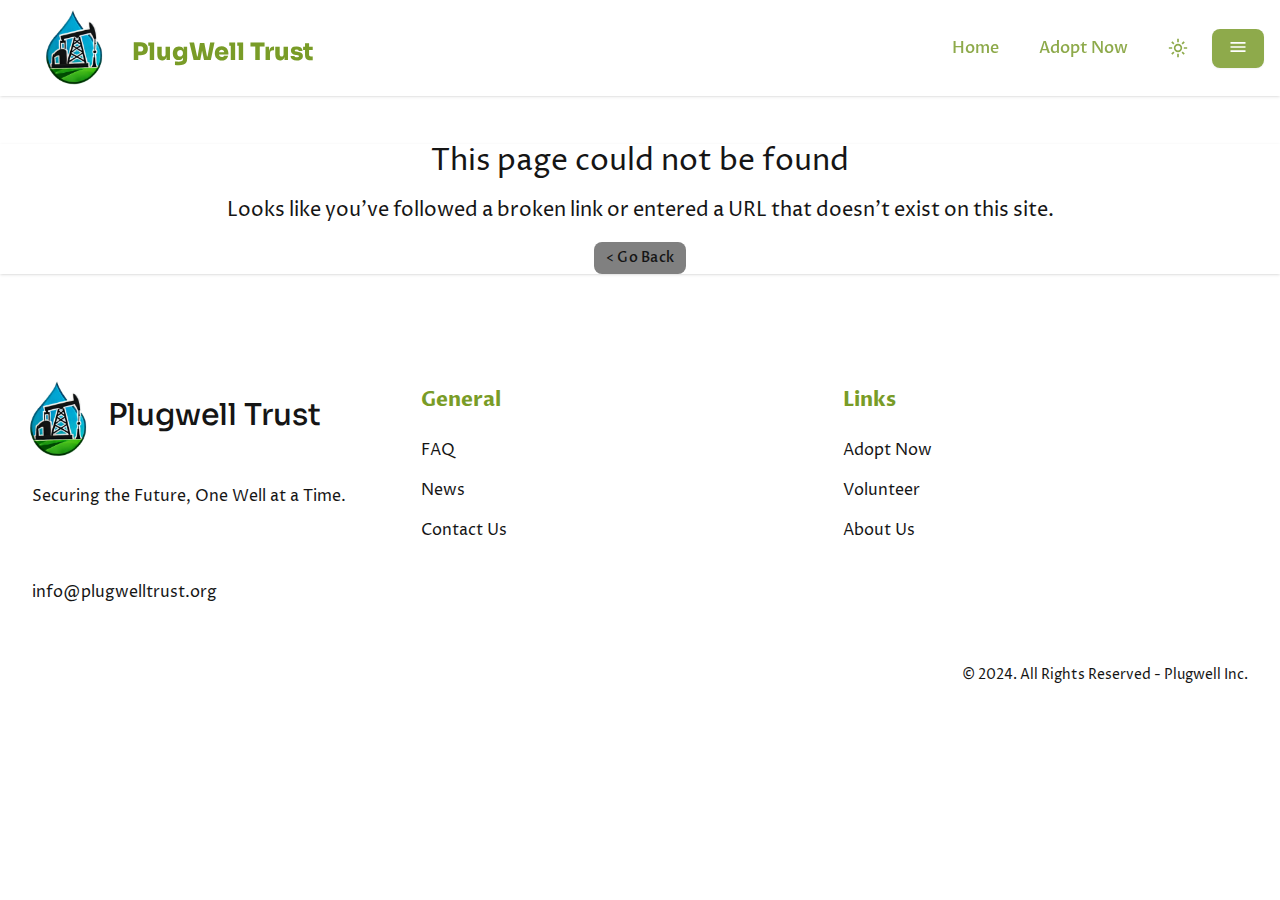
<file: volunteer/index.html>
<!DOCTYPE html><html lang="en-US" data-capo data-critters-container><head><meta charset="utf-8">
<meta name="viewport" content="width=device-width, initial-scale=1">
<title>Volunteer - PlugWell Trust</title>
<link rel="preconnect" crossorigin="anonymous" href="https://fonts.googleapis.com">
<link rel="preconnect" crossorigin="anonymous" href="https://fonts.gstatic.com">
<meta property="og:image" content="https://plugwelltrust.org/__og-image__/image/volunteer/og.png">
<meta property="og:image:type" content="image/png">
<meta name="twitter:card" content="summary_large_image">
<meta name="twitter:image" content="https://plugwelltrust.org/__og-image__/image/volunteer/og.png">
<meta name="twitter:image:src" content="https://plugwelltrust.org/__og-image__/image/volunteer/og.png">
<meta property="og:image:width" content="1200">
<meta name="twitter:image:width" content="1200">
<meta property="og:image:height" content="600">
<meta name="twitter:image:height" content="600">

<style>*,:after,:before{border:0 solid #e5e7eb;box-sizing:border-box}:after,:before{--tw-content:""}html{line-height:1.5;-webkit-text-size-adjust:100%;font-family:Proza Libre,Proza Libre fallback,sans-serif;font-feature-settings:normal;font-variation-settings:normal;-moz-tab-size:4;-o-tab-size:4;tab-size:4;-webkit-tap-highlight-color:transparent}body{line-height:inherit;margin:0}hr{border-top-width:1px;color:inherit;height:0}h2,h6{font-size:inherit;font-weight:inherit}a{color:inherit;text-decoration:inherit}button,input,textarea{color:inherit;font-family:inherit;font-feature-settings:inherit;font-size:100%;font-variation-settings:inherit;font-weight:inherit;letter-spacing:inherit;line-height:inherit;margin:0;padding:0}button{text-transform:none}button{-webkit-appearance:button;background-color:transparent;background-image:none}h2,h6,hr,p{margin:0}ul{list-style:none;margin:0;padding:0}textarea{resize:vertical}input::-moz-placeholder,textarea::-moz-placeholder{color:#9ca3af;opacity:1}input::placeholder,textarea::placeholder{color:#9ca3af;opacity:1}button{cursor:pointer}img{display:block;vertical-align:middle}img{height:auto;max-width:100%}[type=email],[type=text],textarea{-webkit-appearance:none;-moz-appearance:none;appearance:none;background-color:#fff;border-color:#6b7280;border-radius:0;border-width:1px;font-size:1rem;line-height:1.5rem;padding:.5rem .75rem;--tw-shadow:0 0 #0000}[type=email]:focus,[type=text]:focus,textarea:focus{outline:2px solid transparent;outline-offset:2px;--tw-ring-inset:var(--tw-empty, );--tw-ring-offset-width:0px;--tw-ring-offset-color:#fff;--tw-ring-color:#2563eb;--tw-ring-offset-shadow:var(--tw-ring-inset) 0 0 0 var(--tw-ring-offset-width) var(--tw-ring-offset-color);--tw-ring-shadow:var(--tw-ring-inset) 0 0 0 calc(1px + var(--tw-ring-offset-width)) var(--tw-ring-color);border-color:#2563eb;box-shadow:var(--tw-ring-offset-shadow),var(--tw-ring-shadow),var(--tw-shadow)}input::-moz-placeholder,textarea::-moz-placeholder{color:#6b7280;opacity:1}input::placeholder,textarea::placeholder{color:#6b7280;opacity:1}h2{font-size:1.875rem;font-weight:700;line-height:2.25rem;margin-bottom:1rem;scroll-margin-top:7rem}@media (min-width:768px){h2{font-size:2.25rem;line-height:2.5rem}}@media (min-width:1024px){h2{font-size:3rem;line-height:1}}h6{font-size:.875rem;font-weight:500;line-height:1.25rem;margin-bottom:.5rem;scroll-margin-top:7rem}@media (min-width:768px){h6{font-size:1rem;line-height:1.5rem}}@media (min-width:1024px){h6{font-size:1.125rem;line-height:1.75rem}}input,textarea{--tw-text-opacity:1;color:rgb(0 0 0/var(--tw-text-opacity))}*,:after,:before{--tw-border-spacing-x:0;--tw-border-spacing-y:0;--tw-translate-x:0;--tw-translate-y:0;--tw-rotate:0;--tw-skew-x:0;--tw-skew-y:0;--tw-scale-x:1;--tw-scale-y:1;--tw-pan-x: ;--tw-pan-y: ;--tw-pinch-zoom: ;--tw-scroll-snap-strictness:proximity;--tw-gradient-from-position: ;--tw-gradient-via-position: ;--tw-gradient-to-position: ;--tw-ordinal: ;--tw-slashed-zero: ;--tw-numeric-figure: ;--tw-numeric-spacing: ;--tw-numeric-fraction: ;--tw-ring-inset: ;--tw-ring-offset-width:0px;--tw-ring-offset-color:#fff;--tw-ring-color:rgba(59,130,246,.5);--tw-ring-offset-shadow:0 0 #0000;--tw-ring-shadow:0 0 #0000;--tw-shadow:0 0 #0000;--tw-shadow-colored:0 0 #0000;--tw-blur: ;--tw-brightness: ;--tw-contrast: ;--tw-grayscale: ;--tw-hue-rotate: ;--tw-invert: ;--tw-saturate: ;--tw-sepia: ;--tw-drop-shadow: ;--tw-backdrop-blur: ;--tw-backdrop-brightness: ;--tw-backdrop-contrast: ;--tw-backdrop-grayscale: ;--tw-backdrop-hue-rotate: ;--tw-backdrop-invert: ;--tw-backdrop-opacity: ;--tw-backdrop-saturate: ;--tw-backdrop-sepia: ;--tw-contain-size: ;--tw-contain-layout: ;--tw-contain-paint: ;--tw-contain-style: }.container{width:100%}@media (min-width:640px){.container{max-width:640px}}@media (min-width:768px){.container{max-width:768px}}@media (min-width:1024px){.container{max-width:1024px}}@media (min-width:1280px){.container{max-width:1280px}}@media (min-width:1536px){.container{max-width:1536px}}.sr-only{height:1px;margin:-1px;overflow:hidden;padding:0;position:absolute;width:1px;clip:rect(0,0,0,0);border-width:0;white-space:nowrap}.fixed{position:fixed}.absolute{position:absolute}.relative{position:relative}.right-0{right:0}.z-20{z-index:20}.-mx-4{margin-left:-1rem;margin-right:-1rem}.mx-3{margin-left:.75rem;margin-right:.75rem}.mx-auto{margin-left:auto;margin-right:auto}.my-6{margin-bottom:1.5rem;margin-top:1.5rem}.-ml-6{margin-left:-1.5rem}.-mr-2{margin-right:-.5rem}.-mt-4{margin-top:-1rem}.mb-2{margin-bottom:.5rem}.mb-4{margin-bottom:1rem}.mb-8{margin-bottom:2rem}.ml-2{margin-left:.5rem}.mt-2{margin-top:.5rem}.mt-24{margin-top:6rem}.mt-4{margin-top:1rem}.mt-6{margin-top:1.5rem}.flex{display:flex}.inline-flex{display:inline-flex}.hidden{display:none}.h-24{height:6rem}.h-6{height:1.5rem}.h-full{height:100%}.min-h-screen{min-height:100vh}.w-6{width:1.5rem}.w-full{width:100%}.flex-1{flex:1 1 0%}.flex-shrink-0{flex-shrink:0}.flex-col{flex-direction:column}.flex-wrap{flex-wrap:wrap}.items-center{align-items:center}.justify-between{justify-content:space-between}.gap-x-2{-moz-column-gap:.5rem;column-gap:.5rem}.space-x-2>:not([hidden])~:not([hidden]){--tw-space-x-reverse:0;margin-left:calc(.5rem*(1 - var(--tw-space-x-reverse)));margin-right:calc(.5rem*var(--tw-space-x-reverse))}.overflow-hidden{overflow:hidden}.\!rounded-lg{border-radius:.5rem!important}.rounded-2xl{border-radius:1rem}.rounded-3xl{border-radius:1.5rem}.rounded-full{border-radius:9999px}.rounded-lg{border-radius:.5rem}.border-0{border-width:0}.bg-primary-100{--tw-bg-opacity:1;background-color:rgb(221 228 203/var(--tw-bg-opacity))}.bg-primary-50{--tw-bg-opacity:1;background-color:rgb(240 243 236/var(--tw-bg-opacity))}.bg-primary-500{--tw-bg-opacity:1;background-color:rgb(142 170 75/var(--tw-bg-opacity))}.bg-white{--tw-bg-opacity:1;background-color:rgb(255 255 255/var(--tw-bg-opacity))}.p-2{padding:.5rem}.p-4{padding:1rem}.\!py-2{padding-bottom:.5rem!important;padding-top:.5rem!important}.px-3{padding-left:.75rem;padding-right:.75rem}.px-4{padding-left:1rem;padding-right:1rem}.px-5{padding-left:1.25rem;padding-right:1.25rem}.px-6{padding-left:1.5rem;padding-right:1.5rem}.px-8{padding-left:2rem;padding-right:2rem}.py-1{padding-bottom:.25rem;padding-top:.25rem}.py-1\.5{padding-bottom:.375rem;padding-top:.375rem}.py-12{padding-bottom:3rem;padding-top:3rem}.py-2{padding-bottom:.5rem;padding-top:.5rem}.py-3{padding-bottom:.75rem;padding-top:.75rem}.py-4{padding-bottom:1rem;padding-top:1rem}.pb-12{padding-bottom:3rem}.pl-4{padding-left:1rem}.pr-8{padding-right:2rem}.pt-12{padding-top:3rem}.text-center{text-align:center}.font-serif{font-family:Sora,Sora fallback,sans-serif}.text-2xl{font-size:1.5rem;line-height:2rem}.text-3xl{font-size:1.875rem;line-height:2.25rem}.text-base{font-size:1rem;line-height:1.5rem}.text-sm{font-size:.875rem;line-height:1.25rem}.text-xl{font-size:1.25rem;line-height:1.75rem}.font-bold{font-weight:700}.font-extrabold{font-weight:800}.font-medium{font-weight:500}.leading-none{line-height:1}.leading-tight{line-height:1.25}.text-neutral-900{--tw-text-opacity:1;color:rgb(21 21 21/var(--tw-text-opacity))}.text-primary-500{--tw-text-opacity:1;color:rgb(142 170 75/var(--tw-text-opacity))}.text-primary-600{--tw-text-opacity:1;color:rgb(121 156 39/var(--tw-text-opacity))}.text-primary-900{--tw-text-opacity:1;color:rgb(91 117 29/var(--tw-text-opacity))}.text-white{--tw-text-opacity:1;color:rgb(255 255 255/var(--tw-text-opacity))}.opacity-25{opacity:.25}.shadow{--tw-shadow:0 1px 3px 0 rgba(0,0,0,.1),0 1px 2px -1px rgba(0,0,0,.1);--tw-shadow-colored:0 1px 3px 0 var(--tw-shadow-color),0 1px 2px -1px var(--tw-shadow-color)}.shadow,.shadow-sm{box-shadow:var(--tw-ring-offset-shadow,0 0 #0000),var(--tw-ring-shadow,0 0 #0000),var(--tw-shadow)}.shadow-sm{--tw-shadow:0 1px 2px 0 rgba(0,0,0,.05);--tw-shadow-colored:0 1px 2px 0 var(--tw-shadow-color)}.outline-none{outline:2px solid transparent;outline-offset:2px}.hover\:bg-primary-100:hover{--tw-bg-opacity:1;background-color:rgb(221 228 203/var(--tw-bg-opacity))}.hover\:bg-primary-50:hover{--tw-bg-opacity:1;background-color:rgb(240 243 236/var(--tw-bg-opacity))}.hover\:bg-primary-600:hover{--tw-bg-opacity:1;background-color:rgb(121 156 39/var(--tw-bg-opacity))}.hover\:text-primary-600:hover{--tw-text-opacity:1;color:rgb(121 156 39/var(--tw-text-opacity))}.focus\:outline-none:focus{outline:2px solid transparent;outline-offset:2px}.focus-visible\:outline:focus-visible{outline-style:solid}.focus-visible\:outline-0:focus-visible{outline-width:0}.focus-visible\:outline-2:focus-visible{outline-width:2px}.focus-visible\:outline-offset-2:focus-visible{outline-offset:2px}.focus-visible\:outline-primary-500:focus-visible{outline-color:#8eaa4b}.focus-visible\:ring-2:focus-visible{--tw-ring-offset-shadow:var(--tw-ring-inset) 0 0 0 var(--tw-ring-offset-width) var(--tw-ring-offset-color);--tw-ring-shadow:var(--tw-ring-inset) 0 0 0 calc(2px + var(--tw-ring-offset-width)) var(--tw-ring-color);box-shadow:var(--tw-ring-offset-shadow),var(--tw-ring-shadow),var(--tw-shadow,0 0 #0000)}.focus-visible\:ring-inset:focus-visible{--tw-ring-inset:inset}.focus-visible\:ring-primary-500:focus-visible{--tw-ring-opacity:1;--tw-ring-color:rgb(142 170 75/var(--tw-ring-opacity))}.disabled\:cursor-not-allowed:disabled{cursor:not-allowed}.disabled\:bg-primary-500:disabled{--tw-bg-opacity:1;background-color:rgb(142 170 75/var(--tw-bg-opacity))}.disabled\:opacity-75:disabled{opacity:.75}@media (min-width:640px){.sm\:ml-6{margin-left:1.5rem}.sm\:block{display:block}.sm\:flex{display:flex}.sm\:hidden{display:none}.sm\:w-1\/2{width:50%}.sm\:w-9\/12{width:75%}.sm\:w-full{width:100%}.sm\:flex-row{flex-direction:row}.sm\:justify-end{justify-content:flex-end}.sm\:px-6{padding-left:1.5rem;padding-right:1.5rem}.sm\:text-center{text-align:center}}@media (min-width:768px){.md\:w-1\/3{width:33.333333%}.md\:flex-1{flex:1 1 0%}.md\:flex-col{flex-direction:column}.md\:flex-nowrap{flex-wrap:nowrap}.md\:items-end{align-items:flex-end}}@media (min-width:1024px){.lg\:mt-2{margin-top:.5rem}.lg\:w-1\/3{width:33.333333%}.lg\:w-8\/12{width:66.666667%}.lg\:items-start{align-items:flex-start}.lg\:text-left{text-align:left}}@media (min-width:1280px){.xl\:w-8\/12{width:66.666667%}}.i-material-symbols-light-mode-outline{background-color:currentColor;color:inherit;height:1em;-webkit-mask:var(--un-icon) no-repeat;mask:var(--un-icon) no-repeat;-webkit-mask-size:100% 100%;mask-size:100% 100%;width:1em}.i-material-symbols-light-mode-outline{--un-icon:url("data:image/svg+xml;utf8,%3Csvg viewBox='0 0 24 24' width='1em' height='1em' xmlns='http://www.w3.org/2000/svg' %3E%3Cpath fill='currentColor' d='M12 15q1.25 0 2.125-.875T15 12t-.875-2.125T12 9t-2.125.875T9 12t.875 2.125T12 15m0 2q-2.075 0-3.537-1.463T7 12t1.463-3.537T12 7t3.538 1.463T17 12t-1.463 3.538T12 17m-7-4H1v-2h4zm18 0h-4v-2h4zM11 5V1h2v4zm0 18v-4h2v4zM6.4 7.75L3.875 5.325L5.3 3.85l2.4 2.5zm12.3 12.4l-2.425-2.525L17.6 16.25l2.525 2.425zM16.25 6.4l2.425-2.525L20.15 5.3l-2.5 2.4zM3.85 18.7l2.525-2.425L7.75 17.6l-2.425 2.525zM12 12'/%3E%3C/svg%3E")}.i-material-symbols-menu{background-color:currentColor;color:inherit;height:1em;-webkit-mask:var(--un-icon) no-repeat;mask:var(--un-icon) no-repeat;-webkit-mask-size:100% 100%;mask-size:100% 100%;width:1em}.i-material-symbols-menu{--un-icon:url("data:image/svg+xml;utf8,%3Csvg viewBox='0 0 24 24' width='1em' height='1em' xmlns='http://www.w3.org/2000/svg' %3E%3Cpath fill='currentColor' d='M3 18v-2h18v2zm0-5v-2h18v2zm0-5V6h18v2z'/%3E%3C/svg%3E")}</style><link rel="preload" href="/_nuxt/entry.C_uO7JfJ.css" as="style" onload="this.rel='stylesheet'"><noscript><link rel="stylesheet" href="/_nuxt/entry.C_uO7JfJ.css"></noscript>
<link rel="preload" href="/_nuxt/default.B0MDHbjw.css" as="style" onload="this.rel='stylesheet'"><noscript><link rel="stylesheet" href="/_nuxt/default.B0MDHbjw.css"></noscript>
<link rel="preload" as="style" onload="this.onload=null;this.rel='stylesheet'" href="https://fonts.googleapis.com/css?family=Proza+Libre:400,500,600,700,800|Sora:100,200,300,400,500,600,700,800&display=swap">
<link rel="preload" as="fetch" crossorigin="anonymous" href="/volunteer/_payload.json?6ffbab50-fdaa-49d0-b645-83e380ffff9e">
<link rel="modulepreload" as="script" crossorigin href="/_nuxt/CHLybBhA.js">
<link rel="modulepreload" as="script" crossorigin href="/_nuxt/BiHpJEhf.js">
<link rel="modulepreload" as="script" crossorigin href="/_nuxt/BzpcGkdB.js">
<link rel="modulepreload" as="script" crossorigin href="/_nuxt/DSjhiX6b.js">
<link rel="modulepreload" as="script" crossorigin href="/_nuxt/CveFLbOO.js">
<link rel="dns-prefetch" href="https://fonts.googleapis.com">
<link rel="dns-prefetch" href="https://fonts.gstatic.com">
<link rel="prefetch" as="script" crossorigin href="/_nuxt/CluYb-dT.js">
<link rel="icon" href="/favicon.ico" sizes="any">
<link rel="icon" href="/favicon-16x16.png" type="image/png" sizes="16x16">
<link rel="icon" href="/favicon-32x32.png" type="image/png" sizes="32x32">
<link rel="icon" href="/favicon.svg" type="image/svg" sizes="370x370">
<link rel="icon" href="/icon.svg" type="image/svg" sizes="981x981">
<link rel="apple-touch-icon" href="/apple-touch-icon.png" type="image/png" sizes="180x180">
<meta property="og:type" content="website">
<link rel="canonical" href="https://plugwelltrust.org/volunteer">
<meta name="robots" content="index, follow, max-image-preview:large, max-snippet:-1, max-video-preview:-1">
<script once>/* eslint-disable */
/* prettier-ignore */
// @ts-nocheck

;(() => {
  const prefersDark = matchMedia('(prefers-color-scheme: dark)').matches
  const setting = localStorage.getItem('vueuse-color-scheme') || 'auto'
  if (setting === 'dark' || (prefersDark && setting !== 'light'))
    document.documentElement.classList.toggle('dark', true)
})()
</script>
<noscript><link rel="stylesheet" crossorigin="anonymous" href="https://fonts.googleapis.com/css?family=Proza+Libre:400,500,600,700,800|Sora:100,200,300,400,500,600,700,800&display=swap"></noscript>
<meta property="og:title" content="PlugWell Trust">
<meta name="author" content="Elias Warholak">
<meta name="description" content="Don't Miss Out – Stay in the Know, Subscribe Today!">
<meta property="og:image:alt" content="Volunteer - PlugWell Trust">
<meta name="twitter:title" content="Volunteer - PlugWell Trust">
<meta name="twitter:description" content="Don't Miss Out – Stay in the Know, Subscribe Today!">
<meta name="twitter:image:alt" content="Volunteer - PlugWell Trust">
<meta name="twitter:site" content="@vuedesigner">
<meta name="twitter:creator" content="@techakayy">
<meta property="og:description" content="Don't Miss Out – Stay in the Know, Subscribe Today!">
<script type="module" src="/_nuxt/CHLybBhA.js" crossorigin></script>
<meta property="og:url" content="https://plugwelltrust.org/volunteer">
<meta property="og:locale" content="en">
<meta property="og:site_name" content="PlugWell Trust"></head><body><div id="__nuxt"><div><div><!----></div><!----><div class="nuxt-loading-indicator" style="position:fixed;top:0;right:0;left:0;pointer-events:none;width:auto;height:3px;opacity:0;background:repeating-linear-gradient(to right,#00dc82 0%,#34cdfe 50%,#0047e1 100%);background-size:Infinity% auto;transform:scaleX(0%);transform-origin:left;transition:transform 0.1s, height 0.4s, opacity 0.4s;z-index:999999;"></div><div><div class="min-h-screen flex flex-col bg-white dark:bg-neutral-950 text-neutral-900 dark:text-neutral-50"><div class="w-full fixed shadow z-20 bg-white dark:bg-neutral-950"><nav class><div class="container mx-auto px-4 sm:px-6"><div class="flex h-24 items-center justify-between"><div class="flex items-center justify-between w-full"><div class="flex flex-shrink-0 items-center"><a href="/" class="flex items-center sm:flex-row" data-pg-name="Logo"><img width="100px" src="/logo.png"><h6 class="text-primary-600 dark:text-primary-200 font-extrabold font-serif ml-2 mt-4 text-2xl">PlugWell Trust</h6></a></div><div class="h-full items-center hidden sm:flex sm:ml-6"><div class="flex h-full space-x-2"><!--[--><a href="/" class="focus:outline-none focus-visible:outline-0 disabled:cursor-not-allowed disabled:opacity-75 flex-shrink-0 font-medium rounded-full text-base gap-x-2 px-4 py-2 text-primary-500 dark:text-primary-400 hover:bg-primary-50 dark:hover:bg-primary-950 focus-visible:ring-2 focus-visible:ring-inset focus-visible:ring-primary-500 dark:focus-visible:ring-primary-400 inline-flex items-center !rounded-lg"><!--[--><!--]--><!----><!--[--><span class>Home</span><!--]--><!----><!--[--><!--]--></a><a href="/adopt" class="focus:outline-none focus-visible:outline-0 disabled:cursor-not-allowed disabled:opacity-75 flex-shrink-0 font-medium rounded-full text-base gap-x-2 px-4 py-2 text-primary-500 dark:text-primary-400 hover:bg-primary-50 dark:hover:bg-primary-950 focus-visible:ring-2 focus-visible:ring-inset focus-visible:ring-primary-500 dark:focus-visible:ring-primary-400 inline-flex items-center !rounded-lg"><!--[--><!--]--><!----><!--[--><span class>Adopt Now</span><!--]--><!----><!--[--><!--]--></a><!--]--></div></div></div><div class="mx-3"><button class="focus:outline-none focus-visible:outline-0 disabled:cursor-not-allowed disabled:opacity-75 flex-shrink-0 font-medium rounded-full text-sm gap-x-2 px-3 py-1.5 text-primary-500 dark:text-primary-400 hover:bg-primary-50 dark:hover:bg-primary-950 focus-visible:ring-2 focus-visible:ring-inset focus-visible:ring-primary-500 dark:focus-visible:ring-primary-400 inline-flex items-center !rounded-lg" aria-label="Toggle theme" type="button"><!--[--><!--]--><!----><!--[--><span class="i-material-symbols-light-mode-outline text-2xl" style="width:20px;height:20px;display:inline-block;"></span><!--]--><!----><!--[--><!--]--></button></div><div class="-mr-2 items-center relative"><button class="focus:outline-none focus-visible:outline-0 disabled:cursor-not-allowed disabled:opacity-75 flex-shrink-0 font-medium rounded-full text-base gap-x-2 px-4 py-3 shadow-sm text-white dark:text-gray-900 bg-primary-500 hover:bg-primary-600 disabled:bg-primary-500 dark:bg-primary-400 dark:hover:bg-primary-500 dark:disabled:bg-primary-400 focus-visible:outline focus-visible:outline-2 focus-visible:outline-offset-2 focus-visible:outline-primary-500 dark:focus-visible:outline-primary-400 inline-flex items-center !py-2 !rounded-lg leading-none hidden sm:block" type="button"><!--[--><!--]--><span class="i-material-symbols-menu flex-shrink-0 h-6 w-6" style="width:20px;height:20px;display:inline-block;" aria-hidden="true"></span><!--[--><span class="sr-only">Open main menu</span><!--]--><!----><!--[--><!--]--></button><button class="focus:outline-none focus-visible:outline-0 disabled:cursor-not-allowed disabled:opacity-75 flex-shrink-0 font-medium rounded-full text-base gap-x-2 px-4 py-3 shadow-sm text-white dark:text-gray-900 bg-primary-500 hover:bg-primary-600 disabled:bg-primary-500 dark:bg-primary-400 dark:hover:bg-primary-500 dark:disabled:bg-primary-400 focus-visible:outline focus-visible:outline-2 focus-visible:outline-offset-2 focus-visible:outline-primary-500 dark:focus-visible:outline-primary-400 inline-flex items-center !py-2 !rounded-lg leading-none sm:hidden" type="button"><!--[--><!--]--><span class="i-material-symbols-menu flex-shrink-0 h-6 w-6" style="width:20px;height:20px;display:inline-block;" aria-hidden="true"></span><!--[--><span class="sr-only">Open main menu</span><!--]--><!----><!--[--><!--]--></button><div class="hidden sm:flex sm:justify-end absolute right-0 mt-4"><!----></div></div></div></div><div class="sm:hidden"><!----></div></nav></div><div class="mt-24"><main class="shadow"><!--[--><div class="pb-12 text-center bg-primary-100 dark:bg-primary-700 text-primary-900 dark:text-primary-100"><div class="container mx-auto px-4"><div class="-mx-4 flex flex-wrap"><div class="mx-auto px-4 rounded-2xl w-full lg:w-8/12"><div class="px-6 py-12 rounded-lg tertiary-card"><h2 class="font-bold leading-tight mb-2 text-3xl"> Volunteer here! </h2><p class="mb-8"> Let us know how you want to help and receive updates about the various volunteering activities </p><div class="flex items-center overflow-hidden p-2 rounded-3xl"><form class="mx-auto sm:w-9/12 xl:w-8/12" action="mailto:info@plugwelltrust.com" method="get" enctype="text/plain"> Subject:<br><input type="text" name="subject" placeholder="I&#39;d Like to Help!" class="border-0 flex-1 outline-none px-5 py-2 rounded-3xl w-full"><br> Email:<br><input id="emailfield" required type="email" name="email" placeholder="Your Email" class="border-0 flex-1 outline-none px-5 py-2 rounded-3xl w-full"><br> Message:<br><textarea name="body" rows="5" cols="30" placeholder="Your Message" class="border-0 flex-1 outline-none px-5 py-2 rounded-3xl w-full"></textarea><br><button class="focus:outline-none focus-visible:outline-0 disabled:cursor-not-allowed disabled:opacity-75 flex-shrink-0 font-medium rounded-full text-sm gap-x-2 px-3 py-2 text-primary-500 dark:text-primary-400 bg-primary-50 hover:bg-primary-100 dark:bg-primary-950 dark:hover:bg-primary-900 focus-visible:ring-2 focus-visible:ring-inset focus-visible:ring-primary-500 dark:focus-visible:ring-primary-400 inline-flex items-center ml-2" type="submit"><!--[--><!--]--><!----><!--[--> Send <!--]--><!----><!--[--><!--]--></button></form></div></div></div></div></div></div><!--]--></main></div><footer class="pt-12"><div class="container mx-auto px-8"><div class="flex flex-wrap relative"><div class="-mx-4 flex flex-col flex-wrap items-center pl-4 pr-8 py-4 md:flex-col md:flex-nowrap -mt-4 lg:items-start lg:w-1/3"><a href="/" class="-ml-6"><div to="/" class="font-serif inline-flex items-center text-3xl"><img width="100px" src="/logo.png"><h6 class="font-serif inline-flex items-center text-3xl"> Plugwell Trust </h6></div></a><p class="mt-2 text-center w-full lg:text-left"> Securing the Future, One Well at a Time. </p><div class="inline-flex mt-6 space-x-3"><div class="flex flex-wrap space-x-4"></div></div><div class="my-6 text-center"><br><a href="mailto:info@plugwelltrust.org" rel="noopener noreferrer">info@plugwelltrust.org</a></div></div><div class="flex flex-col items-center p-4 w-full sm:w-1/2 md:flex-1 md:w-1/3 lg:items-start"><h2 class="font-bold text-primary-600 dark:text-primary-200 text-xl"> General </h2><ul class="text-center lg:mt-2 lg:text-left"><li class="mb-4"><a href="/news/who-we-are" class="hover:text-primary-600 dark:text-primary-200">FAQ</a></li><li class="mb-4"><a href="/news" class="hover:text-primary-600 dark:text-primary-200">News</a></li><li class="mb-4"><a href="mailto:info@plugwelltrust.com" rel="noopener noreferrer" class="hover:text-primary-600 dark:text-primary-200">Contact Us</a></li></ul></div><div class="flex flex-col items-center p-4 w-full sm:w-1/2 md:flex-1 md:w-1/3 lg:items-start"><h2 class="font-bold text-primary-600 dark:text-primary-200 text-xl"> Links </h2><ul class="text-center lg:mt-2 lg:text-left"><li class="mb-4"><a href="/adopt" class="hover:text-primary-600 dark:text-primary-200">Adopt Now</a></li><li class="mb-4"><a aria-current="page" href="/volunteer" class="router-link-active router-link-exact-active hover:text-primary-600 dark:text-primary-200">Volunteer</a></li><li class="mb-4"><a aria-current="page" href="/volunteer#" class="router-link-active router-link-exact-active hover:text-primary-600 dark:text-primary-200">About Us</a></li></ul></div><div class="flex flex-col sm:w-full md:items-end"><hr class="mb-4 opacity-25"><p class="py-1 text-sm sm:text-center"> © 2024. All Rights Reserved - Plugwell Inc. </p></div></div></div></footer></div></div></div></div><div id="teleports"></div><script id="nuxt-og-image-options" type="application/json">{"component":"OgImageThePage","_query":{},"props":{"image":"/_ipx/fit_fill&s_2560x1280/emissions-dark.jpg","title":"PlugWell Trust","summary":"The PlugWell Trust is a non-profit organization that helps homeowners plug orphan oil and gas wells","fromBg":"#2c390d","toBg":"#485c17","logo":"logo.png","author":"Elias Warholak"}}</script>
<script type="application/json" id="__NUXT_DATA__" data-ssr="true" data-src="/volunteer/_payload.json?6ffbab50-fdaa-49d0-b645-83e380ffff9e">[{"state":1,"once":13,"_errors":14,"serverRendered":16,"path":17,"pinia":18,"prerenderedAt":20},["Reactive",2],{"$ssite-config":3},{"defaultLocale":4,"description":5,"env":6,"identity":7,"name":9,"titleSeparator":10,"trailingSlash":11,"url":12},"en","The PlugWell Trust is a non-profit organization that helps homeowners plug orphan oil and gas wells","production",{"type":8},"Organization","PlugWell Trust","|",false,"https://plugwelltrust.org",["Set"],["ShallowReactive",15],{},true,"/volunteer",["Reactive",19],{},1723390043507]</script>
<script>window.__NUXT__={};window.__NUXT__.config={public:{mdc:{useNuxtImage:true,components:{prose:true,map:{p:"prose-p",a:"prose-a",blockquote:"prose-blockquote","code-inline":"prose-code-inline",code:"ProseCodeInline",em:"prose-em",h1:"prose-h1",h2:"prose-h2",h3:"prose-h3",h4:"prose-h4",h5:"prose-h5",h6:"prose-h6",hr:"prose-hr",img:"prose-img",ul:"prose-ul",ol:"prose-ol",li:"prose-li",strong:"prose-strong",table:"prose-table",thead:"prose-thead",tbody:"prose-tbody",td:"prose-td",th:"prose-th",tr:"prose-tr"}},headings:{anchorLinks:{h1:false,h2:false,h3:false,h4:false,h5:false,h6:false}}},content:{locales:[],defaultLocale:"",integrity:1723390022291,experimental:{stripQueryParameters:false,advanceQuery:false,clientDB:false},respectPathCase:false,api:{baseURL:"/api/_content"},navigation:{fields:[]},tags:{p:"prose-p",a:"prose-a",blockquote:"prose-blockquote","code-inline":"prose-code-inline",code:"ProseCodeInline",em:"prose-em",h1:"prose-h1",h2:"prose-h2",h3:"prose-h3",h4:"prose-h4",h5:"prose-h5",h6:"prose-h6",hr:"prose-hr",img:"prose-img",ul:"prose-ul",ol:"prose-ol",li:"prose-li",strong:"prose-strong",table:"prose-table",thead:"prose-thead",tbody:"prose-tbody",td:"prose-td",th:"prose-th",tr:"prose-tr"},highlight:{langs:["js","jsx","json","ts","tsx","vue","css","html","vue","shell","bash","md","mdc","yaml","diff"],theme:"dracula-soft",highlighter:"shiki"},wsUrl:"",documentDriven:false,host:"",trailingSlash:false,search:"",contentHead:true,anchorLinks:false}},app:{baseURL:"/",buildId:"6ffbab50-fdaa-49d0-b645-83e380ffff9e",buildAssetsDir:"/_nuxt/",cdnURL:""}}</script>
<script type="application/ld+json" id="schema-org-graph" data-hid="3437552">{"@context":"https://schema.org","@graph":[{"@id":"https://plugwelltrust.org/#website","@type":"WebSite","description":"The PlugWell Trust is a non-profit organization that helps homeowners plug orphan oil and gas wells","inLanguage":"en-US","name":"PlugWell Trust","url":"https://plugwelltrust.org","publisher":{"@id":"https://plugwelltrust.org/#identity"}},{"@id":"https://plugwelltrust.org/volunteer/#webpage","@type":"WebPage","description":"Don't Miss Out – Stay in the Know, Subscribe Today!","name":"Volunteer","url":"https://plugwelltrust.org/volunteer","about":{"@id":"https://plugwelltrust.org/#identity"},"isPartOf":{"@id":"https://plugwelltrust.org/#website"},"potentialAction":[{"@type":"ReadAction","target":["https://plugwelltrust.org/volunteer"]},{"@type":"ReadAction","target":["https://plugwelltrust.org/volunteer"]}]},{"@id":"https://plugwelltrust.org/#identity","@type":"Organization","name":"PlugWell Trust","url":"https://plugwelltrust.org"}]}</script></body></html>
</file>
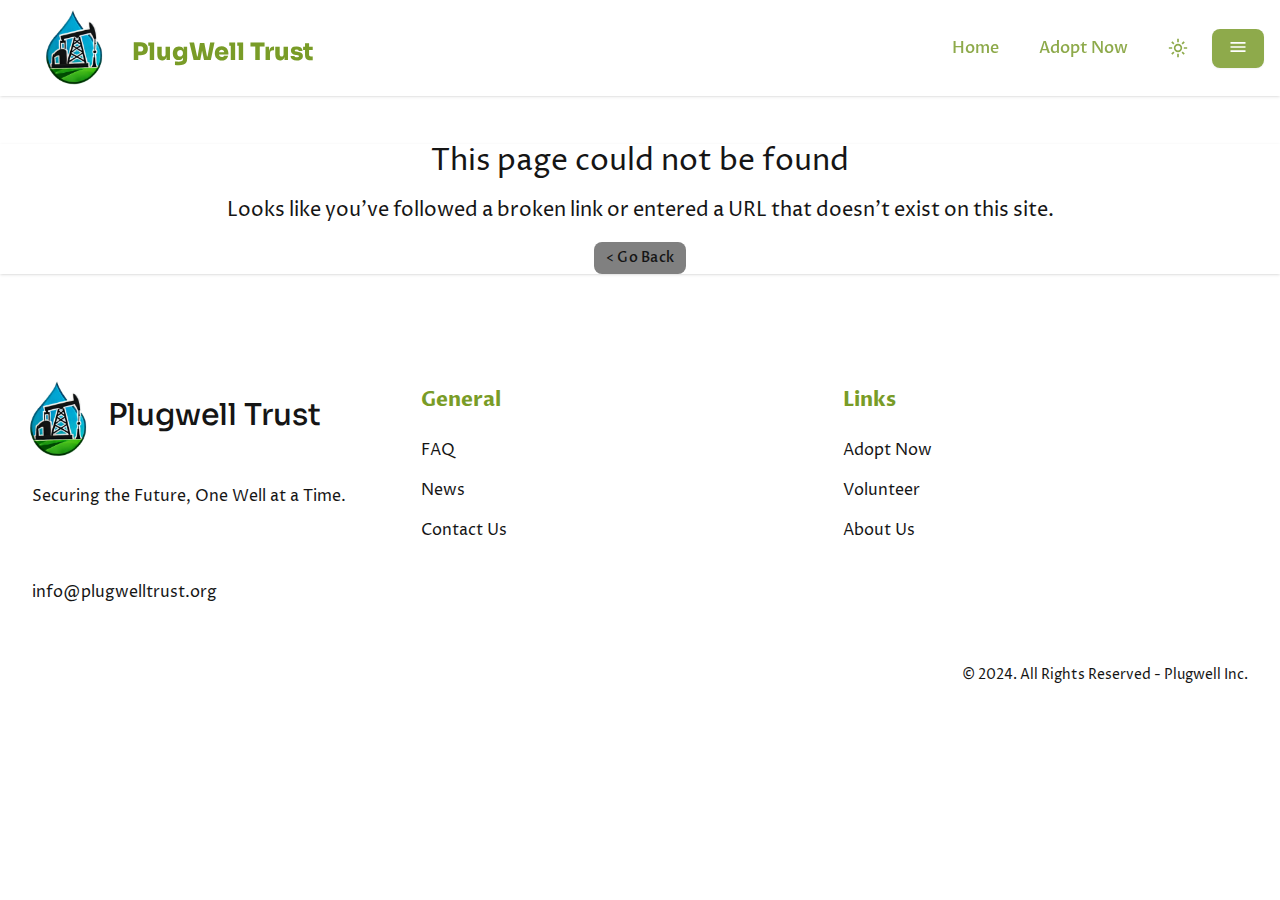
<file: news/how-we-can-help/index.html>
<!DOCTYPE html><html lang="en-US" data-capo data-critters-container><head><meta charset="utf-8">
<meta name="viewport" content="width=device-width, initial-scale=1">
<title>How We Can Help - PlugWell Trust</title>
<link rel="preconnect" crossorigin="anonymous" href="https://fonts.googleapis.com">
<link rel="preconnect" crossorigin="anonymous" href="https://fonts.gstatic.com">
<meta property="og:image" content="https://plugwelltrust.org/__og-image__/image/news/how-we-can-help/og.png">
<meta property="og:image:type" content="image/png">
<meta name="twitter:card" content="summary_large_image">
<meta name="twitter:image" content="https://plugwelltrust.org/__og-image__/image/news/how-we-can-help/og.png">
<meta name="twitter:image:src" content="https://plugwelltrust.org/__og-image__/image/news/how-we-can-help/og.png">
<meta property="og:image:width" content="1200">
<meta name="twitter:image:width" content="1200">
<meta property="og:image:height" content="600">
<meta name="twitter:image:height" content="600">


<style>*,:after,:before{border:0 solid #e5e7eb;box-sizing:border-box}:after,:before{--tw-content:""}html{line-height:1.5;-webkit-text-size-adjust:100%;font-family:Proza Libre,Proza Libre fallback,sans-serif;font-feature-settings:normal;font-variation-settings:normal;-moz-tab-size:4;-o-tab-size:4;tab-size:4;-webkit-tap-highlight-color:transparent}body{line-height:inherit;margin:0}hr{border-top-width:1px;color:inherit;height:0}h1,h2,h6{font-size:inherit;font-weight:inherit}a{color:inherit;text-decoration:inherit}button{color:inherit;font-family:inherit;font-feature-settings:inherit;font-size:100%;font-variation-settings:inherit;font-weight:inherit;letter-spacing:inherit;line-height:inherit;margin:0;padding:0}button{text-transform:none}button{-webkit-appearance:button;background-color:transparent;background-image:none}dd,dl,h1,h2,h6,hr,p{margin:0}ul{list-style:none;margin:0;padding:0}button{cursor:pointer}img{display:block;vertical-align:middle}img{height:auto;max-width:100%}h1{font-size:2.25rem;font-weight:700;letter-spacing:-.025em;line-height:2.5rem}@media (min-width:768px){h1{font-size:3rem;line-height:1}}@media (min-width:1024px){h1{font-size:3.75rem;line-height:1}}h2{font-size:1.875rem;font-weight:700;line-height:2.25rem;margin-bottom:1rem;scroll-margin-top:7rem}@media (min-width:768px){h2{font-size:2.25rem;line-height:2.5rem}}@media (min-width:1024px){h2{font-size:3rem;line-height:1}}h6{font-size:.875rem;font-weight:500;line-height:1.25rem;margin-bottom:.5rem;scroll-margin-top:7rem}@media (min-width:768px){h6{font-size:1rem;line-height:1.5rem}}@media (min-width:1024px){h6{font-size:1.125rem;line-height:1.75rem}}*,:after,:before{--tw-border-spacing-x:0;--tw-border-spacing-y:0;--tw-translate-x:0;--tw-translate-y:0;--tw-rotate:0;--tw-skew-x:0;--tw-skew-y:0;--tw-scale-x:1;--tw-scale-y:1;--tw-pan-x: ;--tw-pan-y: ;--tw-pinch-zoom: ;--tw-scroll-snap-strictness:proximity;--tw-gradient-from-position: ;--tw-gradient-via-position: ;--tw-gradient-to-position: ;--tw-ordinal: ;--tw-slashed-zero: ;--tw-numeric-figure: ;--tw-numeric-spacing: ;--tw-numeric-fraction: ;--tw-ring-inset: ;--tw-ring-offset-width:0px;--tw-ring-offset-color:#fff;--tw-ring-color:rgba(59,130,246,.5);--tw-ring-offset-shadow:0 0 #0000;--tw-ring-shadow:0 0 #0000;--tw-shadow:0 0 #0000;--tw-shadow-colored:0 0 #0000;--tw-blur: ;--tw-brightness: ;--tw-contrast: ;--tw-grayscale: ;--tw-hue-rotate: ;--tw-invert: ;--tw-saturate: ;--tw-sepia: ;--tw-drop-shadow: ;--tw-backdrop-blur: ;--tw-backdrop-brightness: ;--tw-backdrop-contrast: ;--tw-backdrop-grayscale: ;--tw-backdrop-hue-rotate: ;--tw-backdrop-invert: ;--tw-backdrop-opacity: ;--tw-backdrop-saturate: ;--tw-backdrop-sepia: ;--tw-contain-size: ;--tw-contain-layout: ;--tw-contain-paint: ;--tw-contain-style: }.container{width:100%}@media (min-width:640px){.container{max-width:640px}}@media (min-width:768px){.container{max-width:768px}}@media (min-width:1024px){.container{max-width:1024px}}@media (min-width:1280px){.container{max-width:1280px}}@media (min-width:1536px){.container{max-width:1536px}}.prose{color:var(--tw-prose-body);max-width:65ch}.prose :where(p):not(:where([class~=not-prose],[class~=not-prose] *)){margin-bottom:1.25em;margin-top:1.25em}.prose :where(a):not(:where([class~=not-prose],[class~=not-prose] *)){color:var(--tw-prose-links);font-weight:500;text-decoration:underline}.prose :where(h2):not(:where([class~=not-prose],[class~=not-prose] *)){color:var(--tw-prose-headings);font-size:1.5em;font-weight:700;line-height:1.3333333;margin-bottom:1em;margin-top:2em}.prose{--tw-prose-body:#374151;--tw-prose-headings:#111827;--tw-prose-lead:#4b5563;--tw-prose-links:#111827;--tw-prose-bold:#111827;--tw-prose-counters:#6b7280;--tw-prose-bullets:#d1d5db;--tw-prose-hr:#e5e7eb;--tw-prose-quotes:#111827;--tw-prose-quote-borders:#e5e7eb;--tw-prose-captions:#6b7280;--tw-prose-kbd:#111827;--tw-prose-kbd-shadows:17 24 39;--tw-prose-code:#111827;--tw-prose-pre-code:#e5e7eb;--tw-prose-pre-bg:#1f2937;--tw-prose-th-borders:#d1d5db;--tw-prose-td-borders:#e5e7eb;--tw-prose-invert-body:#d1d5db;--tw-prose-invert-headings:#fff;--tw-prose-invert-lead:#9ca3af;--tw-prose-invert-links:#fff;--tw-prose-invert-bold:#fff;--tw-prose-invert-counters:#9ca3af;--tw-prose-invert-bullets:#4b5563;--tw-prose-invert-hr:#374151;--tw-prose-invert-quotes:#f3f4f6;--tw-prose-invert-quote-borders:#374151;--tw-prose-invert-captions:#9ca3af;--tw-prose-invert-kbd:#fff;--tw-prose-invert-kbd-shadows:255 255 255;--tw-prose-invert-code:#fff;--tw-prose-invert-pre-code:#d1d5db;--tw-prose-invert-pre-bg:rgba(0,0,0,.5);--tw-prose-invert-th-borders:#4b5563;--tw-prose-invert-td-borders:#374151;font-size:1rem;line-height:1.75}.prose :where(h2+*):not(:where([class~=not-prose],[class~=not-prose] *)){margin-top:0}.prose :where(.prose>:first-child):not(:where([class~=not-prose],[class~=not-prose] *)){margin-top:0}.prose :where(.prose>:last-child):not(:where([class~=not-prose],[class~=not-prose] *)){margin-bottom:0}.sr-only{height:1px;margin:-1px;overflow:hidden;padding:0;position:absolute;width:1px;clip:rect(0,0,0,0);border-width:0;white-space:nowrap}.fixed{position:fixed}.absolute{position:absolute}.relative{position:relative}.right-0{right:0}.z-20{z-index:20}.-mx-4{margin-left:-1rem;margin-right:-1rem}.mx-3{margin-left:.75rem;margin-right:.75rem}.mx-auto{margin-left:auto;margin-right:auto}.my-6{margin-bottom:1.5rem;margin-top:1.5rem}.-ml-6{margin-left:-1.5rem}.-mr-2{margin-right:-.5rem}.-mt-4{margin-top:-1rem}.mb-2{margin-bottom:.5rem}.mb-4{margin-bottom:1rem}.ml-1{margin-left:.25rem}.ml-2{margin-left:.5rem}.mt-12{margin-top:3rem}.mt-2{margin-top:.5rem}.mt-24{margin-top:6rem}.mt-4{margin-top:1rem}.mt-6{margin-top:1.5rem}.block{display:block}.inline-block{display:inline-block}.flex{display:flex}.inline-flex{display:inline-flex}.hidden{display:none}.h-24{height:6rem}.h-6{height:1.5rem}.h-full{height:100%}.min-h-screen{min-height:100vh}.w-6{width:1.5rem}.w-full{width:100%}.max-w-full{max-width:100%}.max-w-none{max-width:none}.flex-shrink-0{flex-shrink:0}.flex-col{flex-direction:column}.flex-wrap{flex-wrap:wrap}.items-center{align-items:center}.justify-start{justify-content:flex-start}.justify-center{justify-content:center}.justify-between{justify-content:space-between}.gap-x-2{-moz-column-gap:.5rem;column-gap:.5rem}.space-x-2>:not([hidden])~:not([hidden]){--tw-space-x-reverse:0;margin-left:calc(.5rem*(1 - var(--tw-space-x-reverse)));margin-right:calc(.5rem*var(--tw-space-x-reverse))}.space-y-1>:not([hidden])~:not([hidden]){--tw-space-y-reverse:0;margin-bottom:calc(.25rem*var(--tw-space-y-reverse));margin-top:calc(.25rem*(1 - var(--tw-space-y-reverse)))}.divide-y>:not([hidden])~:not([hidden]){--tw-divide-y-reverse:0;border-bottom-width:calc(1px*var(--tw-divide-y-reverse));border-top-width:calc(1px*(1 - var(--tw-divide-y-reverse)))}.divide-gray-200>:not([hidden])~:not([hidden]){--tw-divide-opacity:1;border-color:rgb(229 231 235/var(--tw-divide-opacity))}.truncate{overflow:hidden}.truncate{text-overflow:ellipsis}.truncate,.whitespace-nowrap{white-space:nowrap}.\!rounded-lg{border-radius:.5rem!important}.rounded-full{border-radius:9999px}.rounded-lg{border-radius:.5rem}.rounded-xl{border-radius:.75rem}.bg-neutral-50{--tw-bg-opacity:1;background-color:rgb(235 235 235/var(--tw-bg-opacity))}.bg-primary-500{--tw-bg-opacity:1;background-color:rgb(142 170 75/var(--tw-bg-opacity))}.bg-white{--tw-bg-opacity:1;background-color:rgb(255 255 255/var(--tw-bg-opacity))}.p-4{padding:1rem}.\!py-2{padding-bottom:.5rem!important;padding-top:.5rem!important}.px-3{padding-left:.75rem;padding-right:.75rem}.px-4{padding-left:1rem;padding-right:1rem}.px-8{padding-left:2rem;padding-right:2rem}.py-1{padding-bottom:.25rem;padding-top:.25rem}.py-1\.5{padding-bottom:.375rem;padding-top:.375rem}.py-2{padding-bottom:.5rem;padding-top:.5rem}.py-3{padding-bottom:.75rem;padding-top:.75rem}.py-4{padding-bottom:1rem;padding-top:1rem}.pb-10{padding-bottom:2.5rem}.pb-16{padding-bottom:4rem}.pl-1{padding-left:.25rem}.pl-2{padding-left:.5rem}.pl-3{padding-left:.75rem}.pl-4{padding-left:1rem}.pl-8{padding-left:2rem}.pr-3{padding-right:.75rem}.pr-4{padding-right:1rem}.pr-8{padding-right:2rem}.pt-12{padding-top:3rem}.pt-3{padding-top:.75rem}.pt-6{padding-top:1.5rem}.pt-8{padding-top:2rem}.text-center{text-align:center}.font-serif{font-family:Sora,Sora fallback,sans-serif}.text-2xl{font-size:1.5rem;line-height:2rem}.text-3xl{font-size:1.875rem;line-height:2.25rem}.text-base{font-size:1rem;line-height:1.5rem}.text-sm{font-size:.875rem;line-height:1.25rem}.text-xl{font-size:1.25rem;line-height:1.75rem}.text-xs{font-size:.75rem;line-height:1rem}.font-bold{font-weight:700}.font-extrabold{font-weight:800}.font-medium{font-weight:500}.font-normal{font-weight:400}.uppercase{text-transform:uppercase}.capitalize{text-transform:capitalize}.leading-5{line-height:1.25rem}.leading-none{line-height:1}.text-neutral-900{--tw-text-opacity:1;color:rgb(21 21 21/var(--tw-text-opacity))}.text-primary-500{--tw-text-opacity:1;color:rgb(142 170 75/var(--tw-text-opacity))}.text-primary-600{--tw-text-opacity:1;color:rgb(121 156 39/var(--tw-text-opacity))}.text-white{--tw-text-opacity:1;color:rgb(255 255 255/var(--tw-text-opacity))}.opacity-25{opacity:.25}.shadow{--tw-shadow:0 1px 3px 0 rgba(0,0,0,.1),0 1px 2px -1px rgba(0,0,0,.1);--tw-shadow-colored:0 1px 3px 0 var(--tw-shadow-color),0 1px 2px -1px var(--tw-shadow-color)}.shadow,.shadow-sm{box-shadow:var(--tw-ring-offset-shadow,0 0 #0000),var(--tw-ring-shadow,0 0 #0000),var(--tw-shadow)}.shadow-sm{--tw-shadow:0 1px 2px 0 rgba(0,0,0,.05);--tw-shadow-colored:0 1px 2px 0 var(--tw-shadow-color)}.hover\:bg-primary-50:hover{--tw-bg-opacity:1;background-color:rgb(240 243 236/var(--tw-bg-opacity))}.hover\:bg-primary-600:hover{--tw-bg-opacity:1;background-color:rgb(121 156 39/var(--tw-bg-opacity))}.hover\:text-primary-600:hover{--tw-text-opacity:1;color:rgb(121 156 39/var(--tw-text-opacity))}.focus\:outline-none:focus{outline:2px solid transparent;outline-offset:2px}.focus-visible\:outline:focus-visible{outline-style:solid}.focus-visible\:outline-0:focus-visible{outline-width:0}.focus-visible\:outline-2:focus-visible{outline-width:2px}.focus-visible\:outline-offset-2:focus-visible{outline-offset:2px}.focus-visible\:outline-primary-500:focus-visible{outline-color:#8eaa4b}.focus-visible\:ring-2:focus-visible{--tw-ring-offset-shadow:var(--tw-ring-inset) 0 0 0 var(--tw-ring-offset-width) var(--tw-ring-offset-color);--tw-ring-shadow:var(--tw-ring-inset) 0 0 0 calc(2px + var(--tw-ring-offset-width)) var(--tw-ring-color);box-shadow:var(--tw-ring-offset-shadow),var(--tw-ring-shadow),var(--tw-shadow,0 0 #0000)}.focus-visible\:ring-inset:focus-visible{--tw-ring-inset:inset}.focus-visible\:ring-primary-500:focus-visible{--tw-ring-opacity:1;--tw-ring-color:rgb(142 170 75/var(--tw-ring-opacity))}.disabled\:cursor-not-allowed:disabled{cursor:not-allowed}.disabled\:bg-primary-500:disabled{--tw-bg-opacity:1;background-color:rgb(142 170 75/var(--tw-bg-opacity))}.disabled\:opacity-75:disabled{opacity:.75}@media (min-width:640px){.sm\:ml-6{margin-left:1.5rem}.sm\:block{display:block}.sm\:flex{display:flex}.sm\:hidden{display:none}.sm\:w-1\/2{width:50%}.sm\:w-full{width:100%}.sm\:flex-row{flex-direction:row}.sm\:justify-end{justify-content:flex-end}.sm\:px-6{padding-left:1.5rem;padding-right:1.5rem}.sm\:text-center{text-align:center}}@media (min-width:768px){.md\:w-1\/3{width:33.333333%}.md\:flex-1{flex:1 1 0%}.md\:flex-col{flex-direction:column}.md\:flex-nowrap{flex-wrap:nowrap}.md\:items-end{align-items:flex-end}}@media (min-width:1024px){.lg\:absolute{position:absolute}.lg\:mt-2{margin-top:.5rem}.lg\:w-1\/3{width:33.333333%}.lg\:items-start{align-items:flex-start}.lg\:justify-start{justify-content:flex-start}.lg\:pt-4{padding-top:1rem}.lg\:text-left{text-align:left}}@media (min-width:1280px){.xl\:sticky{position:sticky}.xl\:top-28{top:7rem}.xl\:col-span-3{grid-column:span 3/span 3}.xl\:col-start-1{grid-column-start:1}.xl\:row-span-2{grid-row:span 2/span 2}.xl\:row-start-2{grid-row-start:2}.xl\:block{display:block}.xl\:grid{display:grid}.xl\:hidden{display:none}.xl\:grid-cols-4{grid-template-columns:repeat(4,minmax(0,1fr))}.xl\:gap-x-10{-moz-column-gap:2.5rem;column-gap:2.5rem}.xl\:divide-y>:not([hidden])~:not([hidden]){--tw-divide-y-reverse:0;border-bottom-width:calc(1px*var(--tw-divide-y-reverse));border-top-width:calc(1px*(1 - var(--tw-divide-y-reverse)))}.xl\:divide-y-0>:not([hidden])~:not([hidden]){--tw-divide-y-reverse:0;border-bottom-width:calc(0px*var(--tw-divide-y-reverse));border-top-width:calc(0px*(1 - var(--tw-divide-y-reverse)))}.xl\:divide-gray-200>:not([hidden])~:not([hidden]){--tw-divide-opacity:1;border-color:rgb(229 231 235/var(--tw-divide-opacity))}.xl\:border-b{border-bottom-width:1px}.xl\:border-gray-200{--tw-border-opacity:1;border-color:rgb(229 231 235/var(--tw-border-opacity))}.xl\:pb-0{padding-bottom:0}.xl\:pb-10{padding-bottom:2.5rem}.xl\:pb-20{padding-bottom:5rem}.xl\:pt-11{padding-top:2.75rem}}.i-material-symbols-arrow-upward{background-color:currentColor;color:inherit;height:1em;-webkit-mask:var(--un-icon) no-repeat;mask:var(--un-icon) no-repeat;-webkit-mask-size:100% 100%;mask-size:100% 100%;width:1em}.i-material-symbols-arrow-upward{--un-icon:url("data:image/svg+xml;utf8,%3Csvg viewBox='0 0 24 24' width='1em' height='1em' xmlns='http://www.w3.org/2000/svg' %3E%3Cpath fill='currentColor' d='M11 20V7.825l-5.6 5.6L4 12l8-8l8 8l-1.4 1.425l-5.6-5.6V20z'/%3E%3C/svg%3E")}.i-material-symbols-light-mode-outline{background-color:currentColor;color:inherit;height:1em;-webkit-mask:var(--un-icon) no-repeat;mask:var(--un-icon) no-repeat;-webkit-mask-size:100% 100%;mask-size:100% 100%;width:1em}.i-material-symbols-light-mode-outline{--un-icon:url("data:image/svg+xml;utf8,%3Csvg viewBox='0 0 24 24' width='1em' height='1em' xmlns='http://www.w3.org/2000/svg' %3E%3Cpath fill='currentColor' d='M12 15q1.25 0 2.125-.875T15 12t-.875-2.125T12 9t-2.125.875T9 12t.875 2.125T12 15m0 2q-2.075 0-3.537-1.463T7 12t1.463-3.537T12 7t3.538 1.463T17 12t-1.463 3.538T12 17m-7-4H1v-2h4zm18 0h-4v-2h4zM11 5V1h2v4zm0 18v-4h2v4zM6.4 7.75L3.875 5.325L5.3 3.85l2.4 2.5zm12.3 12.4l-2.425-2.525L17.6 16.25l2.525 2.425zM16.25 6.4l2.425-2.525L20.15 5.3l-2.5 2.4zM3.85 18.7l2.525-2.425L7.75 17.6l-2.425 2.525zM12 12'/%3E%3C/svg%3E")}.i-material-symbols-menu{background-color:currentColor;color:inherit;height:1em;-webkit-mask:var(--un-icon) no-repeat;mask:var(--un-icon) no-repeat;-webkit-mask-size:100% 100%;mask-size:100% 100%;width:1em}.i-material-symbols-menu{--un-icon:url("data:image/svg+xml;utf8,%3Csvg viewBox='0 0 24 24' width='1em' height='1em' xmlns='http://www.w3.org/2000/svg' %3E%3Cpath fill='currentColor' d='M3 18v-2h18v2zm0-5v-2h18v2zm0-5V6h18v2z'/%3E%3C/svg%3E")}</style><link rel="preload" href="/_nuxt/entry.C_uO7JfJ.css" as="style" onload="this.rel='stylesheet'"><noscript><link rel="stylesheet" href="/_nuxt/entry.C_uO7JfJ.css"></noscript>
<link rel="preload" href="/_nuxt/default.B0MDHbjw.css" as="style" onload="this.rel='stylesheet'"><noscript><link rel="stylesheet" href="/_nuxt/default.B0MDHbjw.css"></noscript>
<link rel="preload" as="style" onload="this.onload=null;this.rel='stylesheet'" href="https://fonts.googleapis.com/css?family=Proza+Libre:400,500,600,700,800|Sora:100,200,300,400,500,600,700,800&display=swap">
<link rel="preload" as="fetch" crossorigin="anonymous" href="/news/how-we-can-help/_payload.json?6ffbab50-fdaa-49d0-b645-83e380ffff9e">
<link rel="modulepreload" as="script" crossorigin href="/_nuxt/CHLybBhA.js">
<link rel="modulepreload" as="script" crossorigin href="/_nuxt/BiHpJEhf.js">
<link rel="modulepreload" as="script" crossorigin href="/_nuxt/BzpcGkdB.js">
<link rel="modulepreload" as="script" crossorigin href="/_nuxt/DSjhiX6b.js">
<link rel="modulepreload" as="script" crossorigin href="/_nuxt/B3NZSu9W.js">
<link rel="modulepreload" as="script" crossorigin href="/_nuxt/C4c5KvWI.js">
<link rel="modulepreload" as="script" crossorigin href="/_nuxt/HjR1pUCk.js">
<link rel="modulepreload" as="script" crossorigin href="/_nuxt/D0OKVzk5.js">
<link rel="modulepreload" as="script" crossorigin href="/_nuxt/DvDH6DOc.js">
<link rel="modulepreload" as="script" crossorigin href="/_nuxt/atVqaJyC.js">
<link rel="modulepreload" as="script" crossorigin href="/_nuxt/DYEglXA6.js">
<link rel="dns-prefetch" href="https://fonts.googleapis.com">
<link rel="dns-prefetch" href="https://fonts.gstatic.com">
<link rel="prefetch" as="script" crossorigin href="/_nuxt/CluYb-dT.js">
<link rel="icon" href="/favicon.ico" sizes="any">
<link rel="icon" href="/favicon-16x16.png" type="image/png" sizes="16x16">
<link rel="icon" href="/favicon-32x32.png" type="image/png" sizes="32x32">
<link rel="icon" href="/favicon.svg" type="image/svg" sizes="370x370">
<link rel="icon" href="/icon.svg" type="image/svg" sizes="981x981">
<link rel="apple-touch-icon" href="/apple-touch-icon.png" type="image/png" sizes="180x180">
<meta property="og:type" content="website">
<link rel="canonical" href="https://plugwelltrust.org/news/how-we-can-help">
<meta name="robots" content="index, follow, max-image-preview:large, max-snippet:-1, max-video-preview:-1">
<script once>/* eslint-disable */
/* prettier-ignore */
// @ts-nocheck

;(() => {
  const prefersDark = matchMedia('(prefers-color-scheme: dark)').matches
  const setting = localStorage.getItem('vueuse-color-scheme') || 'auto'
  if (setting === 'dark' || (prefersDark && setting !== 'light'))
    document.documentElement.classList.toggle('dark', true)
})()
</script>
<noscript><link rel="stylesheet" crossorigin="anonymous" href="https://fonts.googleapis.com/css?family=Proza+Libre:400,500,600,700,800|Sora:100,200,300,400,500,600,700,800&display=swap"></noscript>
<meta name="author" content="Elias Warholak">
<meta property="og:image:alt" content="News - PlugWell Trust">
<meta name="twitter:title" content="News - PlugWell Trust">
<meta name="twitter:description" content="Read, Learn: All about the PlugWell initiative!">
<meta name="twitter:image:alt" content="News - PlugWell Trust">
<meta name="twitter:site" content="@vuedesigner">
<meta name="twitter:creator" content="@techakayy">
<meta name="description" content="How We Can Help">
<meta property="og:description" content="How We Can Help">
<meta property="og:title" content="PlugWell Trust">
<script type="module" src="/_nuxt/CHLybBhA.js" crossorigin></script>
<meta property="og:url" content="https://plugwelltrust.org/news/how-we-can-help">
<meta property="og:locale" content="en">
<meta property="og:site_name" content="PlugWell Trust"></head><body><div id="__nuxt"><div><div><!----></div><!----><div class="nuxt-loading-indicator" style="position:fixed;top:0;right:0;left:0;pointer-events:none;width:auto;height:3px;opacity:0;background:repeating-linear-gradient(to right,#00dc82 0%,#34cdfe 50%,#0047e1 100%);background-size:Infinity% auto;transform:scaleX(0%);transform-origin:left;transition:transform 0.1s, height 0.4s, opacity 0.4s;z-index:999999;"></div><div><div class="min-h-screen flex flex-col bg-white dark:bg-neutral-950 text-neutral-900 dark:text-neutral-50"><div class="w-full fixed shadow z-20 bg-white dark:bg-neutral-950"><nav class><div class="container mx-auto px-4 sm:px-6"><div class="flex h-24 items-center justify-between"><div class="flex items-center justify-between w-full"><div class="flex flex-shrink-0 items-center"><a href="/" class="flex items-center sm:flex-row" data-pg-name="Logo"><img width="100px" src="/logo.png"><h6 class="text-primary-600 dark:text-primary-200 font-extrabold font-serif ml-2 mt-4 text-2xl">PlugWell Trust</h6></a></div><div class="h-full items-center hidden sm:flex sm:ml-6"><div class="flex h-full space-x-2"><!--[--><a href="/" class="focus:outline-none focus-visible:outline-0 disabled:cursor-not-allowed disabled:opacity-75 flex-shrink-0 font-medium rounded-full text-base gap-x-2 px-4 py-2 text-primary-500 dark:text-primary-400 hover:bg-primary-50 dark:hover:bg-primary-950 focus-visible:ring-2 focus-visible:ring-inset focus-visible:ring-primary-500 dark:focus-visible:ring-primary-400 inline-flex items-center !rounded-lg"><!--[--><!--]--><!----><!--[--><span class>Home</span><!--]--><!----><!--[--><!--]--></a><a href="/adopt" class="focus:outline-none focus-visible:outline-0 disabled:cursor-not-allowed disabled:opacity-75 flex-shrink-0 font-medium rounded-full text-base gap-x-2 px-4 py-2 text-primary-500 dark:text-primary-400 hover:bg-primary-50 dark:hover:bg-primary-950 focus-visible:ring-2 focus-visible:ring-inset focus-visible:ring-primary-500 dark:focus-visible:ring-primary-400 inline-flex items-center !rounded-lg"><!--[--><!--]--><!----><!--[--><span class>Adopt Now</span><!--]--><!----><!--[--><!--]--></a><!--]--></div></div></div><div class="mx-3"><button class="focus:outline-none focus-visible:outline-0 disabled:cursor-not-allowed disabled:opacity-75 flex-shrink-0 font-medium rounded-full text-sm gap-x-2 px-3 py-1.5 text-primary-500 dark:text-primary-400 hover:bg-primary-50 dark:hover:bg-primary-950 focus-visible:ring-2 focus-visible:ring-inset focus-visible:ring-primary-500 dark:focus-visible:ring-primary-400 inline-flex items-center !rounded-lg" aria-label="Toggle theme" type="button"><!--[--><!--]--><!----><!--[--><span class="i-material-symbols-light-mode-outline text-2xl" style="width:20px;height:20px;display:inline-block;"></span><!--]--><!----><!--[--><!--]--></button></div><div class="-mr-2 items-center relative"><button class="focus:outline-none focus-visible:outline-0 disabled:cursor-not-allowed disabled:opacity-75 flex-shrink-0 font-medium rounded-full text-base gap-x-2 px-4 py-3 shadow-sm text-white dark:text-gray-900 bg-primary-500 hover:bg-primary-600 disabled:bg-primary-500 dark:bg-primary-400 dark:hover:bg-primary-500 dark:disabled:bg-primary-400 focus-visible:outline focus-visible:outline-2 focus-visible:outline-offset-2 focus-visible:outline-primary-500 dark:focus-visible:outline-primary-400 inline-flex items-center !py-2 !rounded-lg leading-none hidden sm:block" type="button"><!--[--><!--]--><span class="i-material-symbols-menu flex-shrink-0 h-6 w-6" style="width:20px;height:20px;display:inline-block;" aria-hidden="true"></span><!--[--><span class="sr-only">Open main menu</span><!--]--><!----><!--[--><!--]--></button><button class="focus:outline-none focus-visible:outline-0 disabled:cursor-not-allowed disabled:opacity-75 flex-shrink-0 font-medium rounded-full text-base gap-x-2 px-4 py-3 shadow-sm text-white dark:text-gray-900 bg-primary-500 hover:bg-primary-600 disabled:bg-primary-500 dark:bg-primary-400 dark:hover:bg-primary-500 dark:disabled:bg-primary-400 focus-visible:outline focus-visible:outline-2 focus-visible:outline-offset-2 focus-visible:outline-primary-500 dark:focus-visible:outline-primary-400 inline-flex items-center !py-2 !rounded-lg leading-none sm:hidden" type="button"><!--[--><!--]--><span class="i-material-symbols-menu flex-shrink-0 h-6 w-6" style="width:20px;height:20px;display:inline-block;" aria-hidden="true"></span><!--[--><span class="sr-only">Open main menu</span><!--]--><!----><!--[--><!--]--></button><div class="hidden sm:flex sm:justify-end absolute right-0 mt-4"><!----></div></div></div></div><div class="sm:hidden"><!----></div></nav></div><div class="mt-24"><main class="shadow"><!--[--><section><div class="mt-12 mx-auto px-4 w-full"><div class="flex flex-col p-4 rounded-lg"><article class="dark:xl:divide-gray-700 xl:divide-gray-200 xl:divide-y"><header class="pt-6 relative space-y-1 text-center xl:pb-10"><div class="flex justify-center mb-4 lg:absolute lg:justify-start"><a href="/news" class="focus:outline-none focus-visible:outline-0 disabled:cursor-not-allowed disabled:opacity-75 flex-shrink-0 font-medium rounded-full text-sm gap-x-2 px-3 py-1.5 shadow-sm text-white dark:text-gray-900 bg-primary-500 hover:bg-primary-600 disabled:bg-primary-500 dark:bg-primary-400 dark:hover:bg-primary-500 dark:disabled:bg-primary-400 focus-visible:outline focus-visible:outline-2 focus-visible:outline-offset-2 focus-visible:outline-primary-500 dark:focus-visible:outline-primary-400 inline-flex items-center"><!--[--><!--]--><!----><!--[--><span>&lt;- Go Back</span><!--]--><!----><!--[--><!--]--></a></div><div><dl><dt class="sr-only">Published on</dt><dd><time datetime="2024-08-01T00:00:00.000Z">August 1, 2024</time></dd></dl><h1>How We Can Help</h1></div></header><div class="dark:divide-gray-700 divide-gray-200 divide-y pb-16 xl:divide-y-0 xl:gap-x-10 xl:grid xl:grid-cols-4 xl:pb-20 xl:sticky" style="grid-template-rows:auto 1fr;"><div class="p-4 rounded-xl xl:hidden xl:sticky xl:top-28"><dl class="dark:xl:border-gray-700 pb-10 pt-6 xl:border-b xl:border-gray-200 xl:pt-11"><dt class="sr-only">Authors</dt><dd><ul class="flex justify-center xl:block space-x-8 sm:space-x-12 xl:space-x-0 xl:space-y-8"><li class="flex items-center space-x-2"><!----><dl class="text-sm font-medium leading-5 whitespace-nowrap"><dt class="sr-only">Name</dt><dd>Elias Warholak</dd><!----><!----></dl></li></ul></dd></dl></div><div class="hidden pl-8 pr-4 py-4 rounded-xl xl:block xl:sticky xl:top-28 bg-neutral-50 dark:bg-neutral-900 text-neutral-900 dark:text-neutral-100"><dl class="dark:xl:border-gray-700 pb-10 pt-6 xl:border-b xl:border-gray-200 xl:pt-11"><dt class="sr-only">Authors</dt><dd><ul class="flex justify-center xl:block space-x-8 sm:space-x-12 xl:space-x-0 xl:space-y-8"><li class="flex items-center space-x-2"><!----><dl class="text-sm font-medium leading-5 whitespace-nowrap"><dt class="sr-only">Name</dt><dd>Elias Warholak</dd><!----><!----></dl></li></ul></dd></dl><div class="-ml-6 flex flex-col pl-2 py-4 lg:pt-4 hidden xl:block"><span class="text-primary-600 dark:text-primary-200 pr-3 text-xs uppercase">On This Page</span><ul class="mb-2 pl-3 pt-3"><!--[--><li><a aria-current="page" href="/news/how-we-can-help#i-have-a-well-on-my-property-what-do-i-need-to-do" class="router-link-active router-link-exact-active font-normal mt-2 text-primary-600 dark:text-primary-200 pl-1 text-base capitalize inline-block max-w-full truncate">i have a well on my property what do i need to do</a></li><li><a aria-current="page" href="/news/how-we-can-help#ive-indentified-my-well-with-you-what-are-next-steps" class="router-link-active router-link-exact-active font-normal mt-2 text-primary-600 dark:text-primary-200 pl-1 text-base capitalize inline-block max-w-full truncate">ive indentified my well with you what are next steps</a></li><li><a aria-current="page" href="/news/how-we-can-help#ive-already-spoken-with-reprentatives-from-my-state-arent-they-already-taking-care-of-this" class="router-link-active router-link-exact-active font-normal mt-2 text-primary-600 dark:text-primary-200 pl-1 text-base capitalize inline-block max-w-full truncate">ive already spoken with reprentatives from my state arent they already taking care of this</a></li><!--]--><li><!--[--><!--]--></li><li><div class="flex justify-start ml-1 mt-4"><button class="focus:outline-none focus-visible:outline-0 disabled:cursor-not-allowed disabled:opacity-75 flex-shrink-0 font-medium rounded-full text-sm gap-x-2 px-3 py-1.5 text-primary-500 dark:text-primary-400 hover:bg-primary-50 dark:hover:bg-primary-950 focus-visible:ring-2 focus-visible:ring-inset focus-visible:ring-primary-500 dark:focus-visible:ring-primary-400 inline-flex items-center flex font-medium text-sm" type="button"><!--[--><!--]--><!----><!--[--><span>Back to top</span><span class="i-material-symbols-arrow-upward ml-1" style="width:20px;height:20px;display:inline-block;"></span><!--]--><!----><!--[--><!--]--></button></div></li></ul></div></div><div class="dark:divide-gray-700 divide-gray-200 divide-y xl:col-span-3 xl:pb-0 xl:row-span-2"><!--[--><!--[--><div id="post" class="dark:prose-invert dark:prose-gray-100 flex flex-col heading-offset max-w-none prose prose-gray-800 rounded-lg" data-island-uid="a03872f3-b5b1-49e6-8ad9-b6b413aad5b4"><div id="content"><h2 id="i-have-a-well-on-my-property-what-do-i-need-to-do"><!--[-->I have a well on my property, what do I need to do?<!--]--></h2><p><!--[-->Right now, all we need is your commitment of interest. By expressing your interest, you agree, at least in principle, to move forward once we have raised the necessary funds and to allow the contractors to perform the work on your property. These services will be provided entirely free of charge to you, funded by our non-profit organization. Your support will help us secure the resources needed to take action. <a href="/volunteer" class><!--[-->Please let us know here<!--]--></a><!--]--></p><h2 id="ive-indentified-my-well-with-you-what-are-next-steps"><!--[-->I&#39;ve indentified my well with you, what are next steps?<!--]--></h2><p><!--[-->We are currently in the process of incorporating, setting up our banking infrastructure, fundraising, and interviewing potential contractors. Once we have selected contractors, we will collaborate with them and your state’s environmental department to accurately estimate the costs for your project, ensure that the project of plugging your well fully complies with state regulations. Then we can work together to define the project timelines<!--]--></p><h2 id="ive-already-spoken-with-reprentatives-from-my-state-arent-they-already-taking-care-of-this"><!--[-->I&#39;ve already spoken with reprentatives from my state, aren&#39;t they already taking care of this?<!--]--></h2><p><!--[-->Many states have indeed taken responsibility for addressing orphaned wells and are actively working to close them. However, given the enormous scope of this problem, they often face constraints in terms of time and budget resources. This means that the issue may not be resolved quickly in many areas. If your state is moving forward quickly with your well closures, we highly encourage you to continue with them.<!--]--></p><p><!--[-->At PlugWell, our aim is to operate as a supplemental force to try to help expedite the process of sealing wells. Our recommendation is to collaborate with all available resources to ensure your well is plugged as soon as possible. Together, we can tackle this challenge more effectively.<!--]--></p><p><!--[-->Together, we can make a significant impact on the environment and public health. Thank you for considering this opportunity to make your property safer and contribute to a cleaner, healthier world.<!--]--></p></div></div><!--]--><!--[--><!--]--><!--]--></div><div class="hidden"><footer class="dark:divide-gray-700 divide-gray-200 divide-y font-medium leading-5 text-sm xl:col-start-1 xl:row-start-2"><a href="/news" class="block pt-8">Back to the news </a></footer></div></div></article></div></div></section><!--]--></main></div><footer class="pt-12"><div class="container mx-auto px-8"><div class="flex flex-wrap relative"><div class="-mx-4 flex flex-col flex-wrap items-center pl-4 pr-8 py-4 md:flex-col md:flex-nowrap -mt-4 lg:items-start lg:w-1/3"><a href="/" class="-ml-6"><div to="/" class="font-serif inline-flex items-center text-3xl"><img width="100px" src="/logo.png"><h6 class="font-serif inline-flex items-center text-3xl"> Plugwell Trust </h6></div></a><p class="mt-2 text-center w-full lg:text-left"> Securing the Future, One Well at a Time. </p><div class="inline-flex mt-6 space-x-3"><div class="flex flex-wrap space-x-4"></div></div><div class="my-6 text-center"><br><a href="mailto:info@plugwelltrust.org" rel="noopener noreferrer">info@plugwelltrust.org</a></div></div><div class="flex flex-col items-center p-4 w-full sm:w-1/2 md:flex-1 md:w-1/3 lg:items-start"><h2 class="font-bold text-primary-600 dark:text-primary-200 text-xl"> General </h2><ul class="text-center lg:mt-2 lg:text-left"><li class="mb-4"><a href="/news/who-we-are" class="hover:text-primary-600 dark:text-primary-200">FAQ</a></li><li class="mb-4"><a href="/news" class="hover:text-primary-600 dark:text-primary-200">News</a></li><li class="mb-4"><a href="mailto:info@plugwelltrust.com" rel="noopener noreferrer" class="hover:text-primary-600 dark:text-primary-200">Contact Us</a></li></ul></div><div class="flex flex-col items-center p-4 w-full sm:w-1/2 md:flex-1 md:w-1/3 lg:items-start"><h2 class="font-bold text-primary-600 dark:text-primary-200 text-xl"> Links </h2><ul class="text-center lg:mt-2 lg:text-left"><li class="mb-4"><a href="/adopt" class="hover:text-primary-600 dark:text-primary-200">Adopt Now</a></li><li class="mb-4"><a href="/volunteer" class="hover:text-primary-600 dark:text-primary-200">Volunteer</a></li><li class="mb-4"><a aria-current="page" href="/news/how-we-can-help#" class="router-link-active router-link-exact-active hover:text-primary-600 dark:text-primary-200">About Us</a></li></ul></div><div class="flex flex-col sm:w-full md:items-end"><hr class="mb-4 opacity-25"><p class="py-1 text-sm sm:text-center"> © 2024. All Rights Reserved - Plugwell Inc. </p></div></div></div></footer></div></div></div></div><div id="teleports"></div><script id="nuxt-og-image-options" type="application/json">{"component":"OgImageThePage","_query":{},"props":{"image":"/_ipx/fit_fill&s_2560x1280/emissions-dark.jpg","title":"PlugWell Trust","summary":"The PlugWell Trust is a non-profit organization that helps homeowners plug orphan oil and gas wells","fromBg":"#2c390d","toBg":"#485c17","logo":"logo.png","author":"Elias Warholak"}}</script>
<script type="application/json" id="__NUXT_DATA__" data-ssr="true" data-src="/news/how-we-can-help/_payload.json?6ffbab50-fdaa-49d0-b645-83e380ffff9e">[{"state":1,"once":13,"_errors":14,"serverRendered":16,"path":17,"pinia":18,"prerenderedAt":20},["Reactive",2],{"$ssite-config":3},{"defaultLocale":4,"description":5,"env":6,"identity":7,"name":9,"titleSeparator":10,"trailingSlash":11,"url":12},"en","The PlugWell Trust is a non-profit organization that helps homeowners plug orphan oil and gas wells","production",{"type":8},"Organization","PlugWell Trust","|",false,"https://plugwelltrust.org",["Set"],["ShallowReactive",15],{"how-we-can-help":-1},true,"/news/how-we-can-help",["Reactive",19],{},1723390044026]</script>
<script>window.__NUXT__={};window.__NUXT__.config={public:{mdc:{useNuxtImage:true,components:{prose:true,map:{p:"prose-p",a:"prose-a",blockquote:"prose-blockquote","code-inline":"prose-code-inline",code:"ProseCodeInline",em:"prose-em",h1:"prose-h1",h2:"prose-h2",h3:"prose-h3",h4:"prose-h4",h5:"prose-h5",h6:"prose-h6",hr:"prose-hr",img:"prose-img",ul:"prose-ul",ol:"prose-ol",li:"prose-li",strong:"prose-strong",table:"prose-table",thead:"prose-thead",tbody:"prose-tbody",td:"prose-td",th:"prose-th",tr:"prose-tr"}},headings:{anchorLinks:{h1:false,h2:false,h3:false,h4:false,h5:false,h6:false}}},content:{locales:[],defaultLocale:"",integrity:1723390022291,experimental:{stripQueryParameters:false,advanceQuery:false,clientDB:false},respectPathCase:false,api:{baseURL:"/api/_content"},navigation:{fields:[]},tags:{p:"prose-p",a:"prose-a",blockquote:"prose-blockquote","code-inline":"prose-code-inline",code:"ProseCodeInline",em:"prose-em",h1:"prose-h1",h2:"prose-h2",h3:"prose-h3",h4:"prose-h4",h5:"prose-h5",h6:"prose-h6",hr:"prose-hr",img:"prose-img",ul:"prose-ul",ol:"prose-ol",li:"prose-li",strong:"prose-strong",table:"prose-table",thead:"prose-thead",tbody:"prose-tbody",td:"prose-td",th:"prose-th",tr:"prose-tr"},highlight:{langs:["js","jsx","json","ts","tsx","vue","css","html","vue","shell","bash","md","mdc","yaml","diff"],theme:"dracula-soft",highlighter:"shiki"},wsUrl:"",documentDriven:false,host:"",trailingSlash:false,search:"",contentHead:true,anchorLinks:false}},app:{baseURL:"/",buildId:"6ffbab50-fdaa-49d0-b645-83e380ffff9e",buildAssetsDir:"/_nuxt/",cdnURL:""}}</script>
<script type="application/ld+json" id="schema-org-graph" data-hid="3437552">{"@context":"https://schema.org","@graph":[{"@id":"https://plugwelltrust.org/#website","@type":"WebSite","description":"The PlugWell Trust is a non-profit organization that helps homeowners plug orphan oil and gas wells","inLanguage":"en-US","name":"PlugWell Trust","url":"https://plugwelltrust.org","publisher":{"@id":"https://plugwelltrust.org/#identity"}},{"@id":"https://plugwelltrust.org/news/how-we-can-help/#webpage","@type":"WebPage","description":"How We Can Help","name":"How We Can Help","url":"https://plugwelltrust.org/news/how-we-can-help","about":{"@id":"https://plugwelltrust.org/#identity"},"isPartOf":{"@id":"https://plugwelltrust.org/#website"},"potentialAction":[{"@type":"ReadAction","target":["https://plugwelltrust.org/news/how-we-can-help"]},{"@type":"ReadAction","target":["https://plugwelltrust.org/news/how-we-can-help"]}]},{"@id":"https://plugwelltrust.org/#identity","@type":"Organization","name":"PlugWell Trust","url":"https://plugwelltrust.org"}]}</script></body></html>
</file>
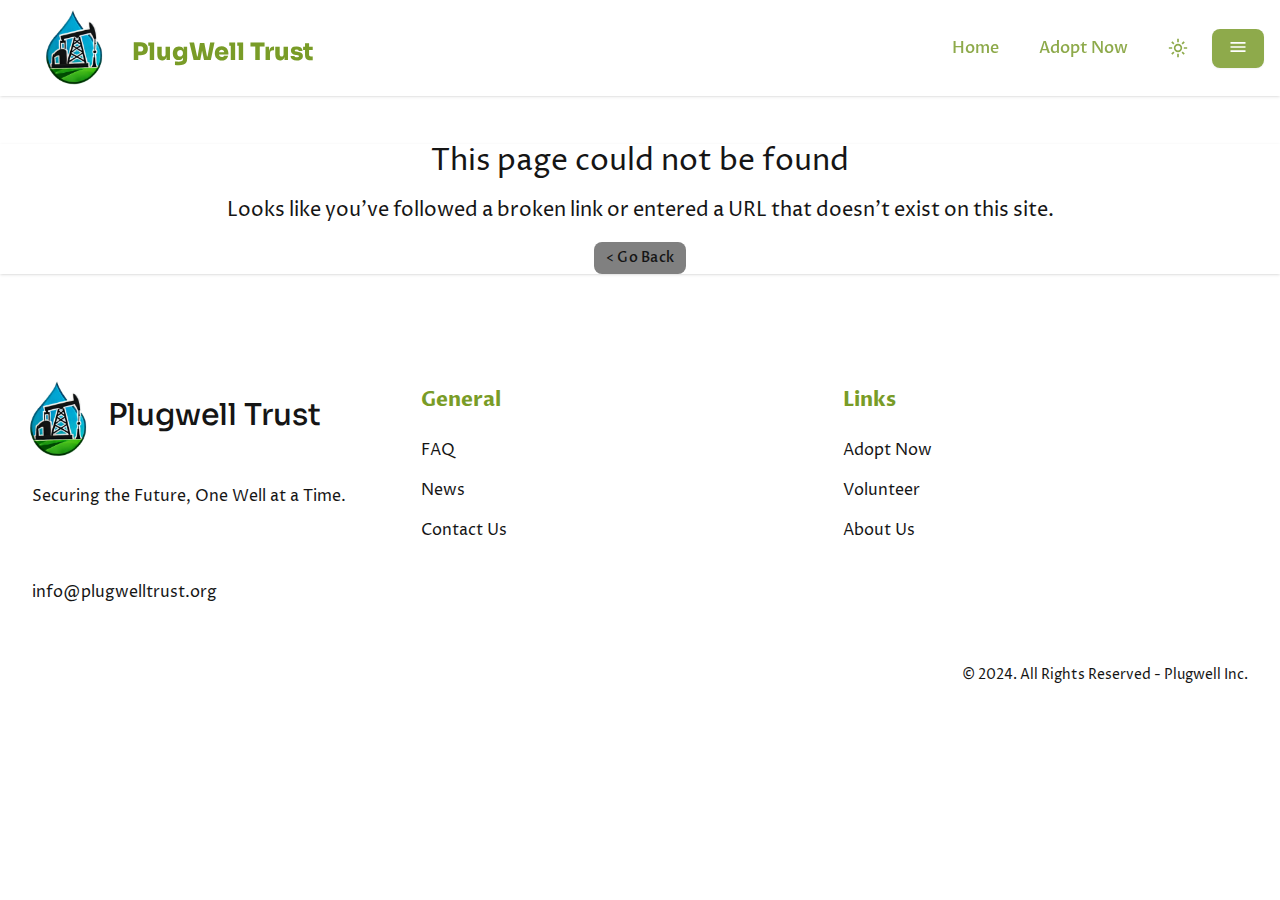
<file: news/who-we-are/index.html>
<!DOCTYPE html><html lang="en-US" data-capo data-critters-container><head><meta charset="utf-8">
<meta name="viewport" content="width=device-width, initial-scale=1">
<title>Who we are: Plugwell DNA - PlugWell Trust</title>
<link rel="preconnect" crossorigin="anonymous" href="https://fonts.googleapis.com">
<link rel="preconnect" crossorigin="anonymous" href="https://fonts.gstatic.com">
<meta property="og:image" content="https://plugwelltrust.org/__og-image__/image/news/who-we-are/og.png">
<meta property="og:image:type" content="image/png">
<meta name="twitter:card" content="summary_large_image">
<meta name="twitter:image" content="https://plugwelltrust.org/__og-image__/image/news/who-we-are/og.png">
<meta name="twitter:image:src" content="https://plugwelltrust.org/__og-image__/image/news/who-we-are/og.png">
<meta property="og:image:width" content="1200">
<meta name="twitter:image:width" content="1200">
<meta property="og:image:height" content="600">
<meta name="twitter:image:height" content="600">


<style>*,:after,:before{border:0 solid #e5e7eb;box-sizing:border-box}:after,:before{--tw-content:""}html{line-height:1.5;-webkit-text-size-adjust:100%;font-family:Proza Libre,Proza Libre fallback,sans-serif;font-feature-settings:normal;font-variation-settings:normal;-moz-tab-size:4;-o-tab-size:4;tab-size:4;-webkit-tap-highlight-color:transparent}body{line-height:inherit;margin:0}hr{border-top-width:1px;color:inherit;height:0}h1,h2,h6{font-size:inherit;font-weight:inherit}a{color:inherit;text-decoration:inherit}button{color:inherit;font-family:inherit;font-feature-settings:inherit;font-size:100%;font-variation-settings:inherit;font-weight:inherit;letter-spacing:inherit;line-height:inherit;margin:0;padding:0}button{text-transform:none}button{-webkit-appearance:button;background-color:transparent;background-image:none}dd,dl,h1,h2,h6,hr,p{margin:0}ul{list-style:none;margin:0;padding:0}button{cursor:pointer}img{display:block;vertical-align:middle}img{height:auto;max-width:100%}h1{font-size:2.25rem;font-weight:700;letter-spacing:-.025em;line-height:2.5rem}@media (min-width:768px){h1{font-size:3rem;line-height:1}}@media (min-width:1024px){h1{font-size:3.75rem;line-height:1}}h2{font-size:1.875rem;font-weight:700;line-height:2.25rem;margin-bottom:1rem;scroll-margin-top:7rem}@media (min-width:768px){h2{font-size:2.25rem;line-height:2.5rem}}@media (min-width:1024px){h2{font-size:3rem;line-height:1}}h6{font-size:.875rem;font-weight:500;line-height:1.25rem;margin-bottom:.5rem;scroll-margin-top:7rem}@media (min-width:768px){h6{font-size:1rem;line-height:1.5rem}}@media (min-width:1024px){h6{font-size:1.125rem;line-height:1.75rem}}*,:after,:before{--tw-border-spacing-x:0;--tw-border-spacing-y:0;--tw-translate-x:0;--tw-translate-y:0;--tw-rotate:0;--tw-skew-x:0;--tw-skew-y:0;--tw-scale-x:1;--tw-scale-y:1;--tw-pan-x: ;--tw-pan-y: ;--tw-pinch-zoom: ;--tw-scroll-snap-strictness:proximity;--tw-gradient-from-position: ;--tw-gradient-via-position: ;--tw-gradient-to-position: ;--tw-ordinal: ;--tw-slashed-zero: ;--tw-numeric-figure: ;--tw-numeric-spacing: ;--tw-numeric-fraction: ;--tw-ring-inset: ;--tw-ring-offset-width:0px;--tw-ring-offset-color:#fff;--tw-ring-color:rgba(59,130,246,.5);--tw-ring-offset-shadow:0 0 #0000;--tw-ring-shadow:0 0 #0000;--tw-shadow:0 0 #0000;--tw-shadow-colored:0 0 #0000;--tw-blur: ;--tw-brightness: ;--tw-contrast: ;--tw-grayscale: ;--tw-hue-rotate: ;--tw-invert: ;--tw-saturate: ;--tw-sepia: ;--tw-drop-shadow: ;--tw-backdrop-blur: ;--tw-backdrop-brightness: ;--tw-backdrop-contrast: ;--tw-backdrop-grayscale: ;--tw-backdrop-hue-rotate: ;--tw-backdrop-invert: ;--tw-backdrop-opacity: ;--tw-backdrop-saturate: ;--tw-backdrop-sepia: ;--tw-contain-size: ;--tw-contain-layout: ;--tw-contain-paint: ;--tw-contain-style: }.container{width:100%}@media (min-width:640px){.container{max-width:640px}}@media (min-width:768px){.container{max-width:768px}}@media (min-width:1024px){.container{max-width:1024px}}@media (min-width:1280px){.container{max-width:1280px}}@media (min-width:1536px){.container{max-width:1536px}}.prose{color:var(--tw-prose-body);max-width:65ch}.prose :where(p):not(:where([class~=not-prose],[class~=not-prose] *)){margin-bottom:1.25em;margin-top:1.25em}.prose :where(a):not(:where([class~=not-prose],[class~=not-prose] *)){color:var(--tw-prose-links);font-weight:500;text-decoration:underline}.prose :where(hr):not(:where([class~=not-prose],[class~=not-prose] *)){border-color:var(--tw-prose-hr);border-top-width:1px;margin-bottom:3em;margin-top:3em}.prose :where(h2):not(:where([class~=not-prose],[class~=not-prose] *)){color:var(--tw-prose-headings);font-size:1.5em;font-weight:700;line-height:1.3333333;margin-bottom:1em;margin-top:2em}.prose{--tw-prose-body:#374151;--tw-prose-headings:#111827;--tw-prose-lead:#4b5563;--tw-prose-links:#111827;--tw-prose-bold:#111827;--tw-prose-counters:#6b7280;--tw-prose-bullets:#d1d5db;--tw-prose-hr:#e5e7eb;--tw-prose-quotes:#111827;--tw-prose-quote-borders:#e5e7eb;--tw-prose-captions:#6b7280;--tw-prose-kbd:#111827;--tw-prose-kbd-shadows:17 24 39;--tw-prose-code:#111827;--tw-prose-pre-code:#e5e7eb;--tw-prose-pre-bg:#1f2937;--tw-prose-th-borders:#d1d5db;--tw-prose-td-borders:#e5e7eb;--tw-prose-invert-body:#d1d5db;--tw-prose-invert-headings:#fff;--tw-prose-invert-lead:#9ca3af;--tw-prose-invert-links:#fff;--tw-prose-invert-bold:#fff;--tw-prose-invert-counters:#9ca3af;--tw-prose-invert-bullets:#4b5563;--tw-prose-invert-hr:#374151;--tw-prose-invert-quotes:#f3f4f6;--tw-prose-invert-quote-borders:#374151;--tw-prose-invert-captions:#9ca3af;--tw-prose-invert-kbd:#fff;--tw-prose-invert-kbd-shadows:255 255 255;--tw-prose-invert-code:#fff;--tw-prose-invert-pre-code:#d1d5db;--tw-prose-invert-pre-bg:rgba(0,0,0,.5);--tw-prose-invert-th-borders:#4b5563;--tw-prose-invert-td-borders:#374151;font-size:1rem;line-height:1.75}.prose :where(hr+*):not(:where([class~=not-prose],[class~=not-prose] *)){margin-top:0}.prose :where(h2+*):not(:where([class~=not-prose],[class~=not-prose] *)){margin-top:0}.prose :where(.prose>:first-child):not(:where([class~=not-prose],[class~=not-prose] *)){margin-top:0}.prose :where(.prose>:last-child):not(:where([class~=not-prose],[class~=not-prose] *)){margin-bottom:0}.sr-only{height:1px;margin:-1px;overflow:hidden;padding:0;position:absolute;width:1px;clip:rect(0,0,0,0);border-width:0;white-space:nowrap}.fixed{position:fixed}.absolute{position:absolute}.relative{position:relative}.right-0{right:0}.z-20{z-index:20}.-mx-4{margin-left:-1rem;margin-right:-1rem}.mx-3{margin-left:.75rem;margin-right:.75rem}.mx-auto{margin-left:auto;margin-right:auto}.my-6{margin-bottom:1.5rem;margin-top:1.5rem}.-ml-6{margin-left:-1.5rem}.-mr-2{margin-right:-.5rem}.-mt-4{margin-top:-1rem}.mb-2{margin-bottom:.5rem}.mb-4{margin-bottom:1rem}.ml-1{margin-left:.25rem}.ml-2{margin-left:.5rem}.mt-12{margin-top:3rem}.mt-2{margin-top:.5rem}.mt-24{margin-top:6rem}.mt-4{margin-top:1rem}.mt-6{margin-top:1.5rem}.block{display:block}.inline-block{display:inline-block}.flex{display:flex}.inline-flex{display:inline-flex}.hidden{display:none}.h-24{height:6rem}.h-6{height:1.5rem}.h-full{height:100%}.min-h-screen{min-height:100vh}.w-6{width:1.5rem}.w-full{width:100%}.max-w-full{max-width:100%}.max-w-none{max-width:none}.flex-shrink-0{flex-shrink:0}.flex-col{flex-direction:column}.flex-wrap{flex-wrap:wrap}.items-center{align-items:center}.justify-start{justify-content:flex-start}.justify-center{justify-content:center}.justify-between{justify-content:space-between}.gap-x-2{-moz-column-gap:.5rem;column-gap:.5rem}.space-x-2>:not([hidden])~:not([hidden]){--tw-space-x-reverse:0;margin-left:calc(.5rem*(1 - var(--tw-space-x-reverse)));margin-right:calc(.5rem*var(--tw-space-x-reverse))}.space-y-1>:not([hidden])~:not([hidden]){--tw-space-y-reverse:0;margin-bottom:calc(.25rem*var(--tw-space-y-reverse));margin-top:calc(.25rem*(1 - var(--tw-space-y-reverse)))}.divide-y>:not([hidden])~:not([hidden]){--tw-divide-y-reverse:0;border-bottom-width:calc(1px*var(--tw-divide-y-reverse));border-top-width:calc(1px*(1 - var(--tw-divide-y-reverse)))}.divide-gray-200>:not([hidden])~:not([hidden]){--tw-divide-opacity:1;border-color:rgb(229 231 235/var(--tw-divide-opacity))}.truncate{overflow:hidden}.truncate{text-overflow:ellipsis}.truncate,.whitespace-nowrap{white-space:nowrap}.\!rounded-lg{border-radius:.5rem!important}.rounded-full{border-radius:9999px}.rounded-lg{border-radius:.5rem}.rounded-xl{border-radius:.75rem}.bg-neutral-50{--tw-bg-opacity:1;background-color:rgb(235 235 235/var(--tw-bg-opacity))}.bg-primary-500{--tw-bg-opacity:1;background-color:rgb(142 170 75/var(--tw-bg-opacity))}.bg-white{--tw-bg-opacity:1;background-color:rgb(255 255 255/var(--tw-bg-opacity))}.p-4{padding:1rem}.\!py-2{padding-bottom:.5rem!important;padding-top:.5rem!important}.px-3{padding-left:.75rem;padding-right:.75rem}.px-4{padding-left:1rem;padding-right:1rem}.px-8{padding-left:2rem;padding-right:2rem}.py-1{padding-bottom:.25rem;padding-top:.25rem}.py-1\.5{padding-bottom:.375rem;padding-top:.375rem}.py-2{padding-bottom:.5rem;padding-top:.5rem}.py-3{padding-bottom:.75rem;padding-top:.75rem}.py-4{padding-bottom:1rem;padding-top:1rem}.pb-10{padding-bottom:2.5rem}.pb-16{padding-bottom:4rem}.pl-1{padding-left:.25rem}.pl-2{padding-left:.5rem}.pl-3{padding-left:.75rem}.pl-4{padding-left:1rem}.pl-8{padding-left:2rem}.pr-3{padding-right:.75rem}.pr-4{padding-right:1rem}.pr-8{padding-right:2rem}.pt-12{padding-top:3rem}.pt-3{padding-top:.75rem}.pt-6{padding-top:1.5rem}.pt-8{padding-top:2rem}.text-center{text-align:center}.font-serif{font-family:Sora,Sora fallback,sans-serif}.text-2xl{font-size:1.5rem;line-height:2rem}.text-3xl{font-size:1.875rem;line-height:2.25rem}.text-base{font-size:1rem;line-height:1.5rem}.text-sm{font-size:.875rem;line-height:1.25rem}.text-xl{font-size:1.25rem;line-height:1.75rem}.text-xs{font-size:.75rem;line-height:1rem}.font-bold{font-weight:700}.font-extrabold{font-weight:800}.font-medium{font-weight:500}.font-normal{font-weight:400}.uppercase{text-transform:uppercase}.capitalize{text-transform:capitalize}.leading-5{line-height:1.25rem}.leading-none{line-height:1}.text-neutral-900{--tw-text-opacity:1;color:rgb(21 21 21/var(--tw-text-opacity))}.text-primary-500{--tw-text-opacity:1;color:rgb(142 170 75/var(--tw-text-opacity))}.text-primary-600{--tw-text-opacity:1;color:rgb(121 156 39/var(--tw-text-opacity))}.text-white{--tw-text-opacity:1;color:rgb(255 255 255/var(--tw-text-opacity))}.opacity-25{opacity:.25}.shadow{--tw-shadow:0 1px 3px 0 rgba(0,0,0,.1),0 1px 2px -1px rgba(0,0,0,.1);--tw-shadow-colored:0 1px 3px 0 var(--tw-shadow-color),0 1px 2px -1px var(--tw-shadow-color)}.shadow,.shadow-sm{box-shadow:var(--tw-ring-offset-shadow,0 0 #0000),var(--tw-ring-shadow,0 0 #0000),var(--tw-shadow)}.shadow-sm{--tw-shadow:0 1px 2px 0 rgba(0,0,0,.05);--tw-shadow-colored:0 1px 2px 0 var(--tw-shadow-color)}.hover\:bg-primary-50:hover{--tw-bg-opacity:1;background-color:rgb(240 243 236/var(--tw-bg-opacity))}.hover\:bg-primary-600:hover{--tw-bg-opacity:1;background-color:rgb(121 156 39/var(--tw-bg-opacity))}.hover\:text-primary-600:hover{--tw-text-opacity:1;color:rgb(121 156 39/var(--tw-text-opacity))}.focus\:outline-none:focus{outline:2px solid transparent;outline-offset:2px}.focus-visible\:outline:focus-visible{outline-style:solid}.focus-visible\:outline-0:focus-visible{outline-width:0}.focus-visible\:outline-2:focus-visible{outline-width:2px}.focus-visible\:outline-offset-2:focus-visible{outline-offset:2px}.focus-visible\:outline-primary-500:focus-visible{outline-color:#8eaa4b}.focus-visible\:ring-2:focus-visible{--tw-ring-offset-shadow:var(--tw-ring-inset) 0 0 0 var(--tw-ring-offset-width) var(--tw-ring-offset-color);--tw-ring-shadow:var(--tw-ring-inset) 0 0 0 calc(2px + var(--tw-ring-offset-width)) var(--tw-ring-color);box-shadow:var(--tw-ring-offset-shadow),var(--tw-ring-shadow),var(--tw-shadow,0 0 #0000)}.focus-visible\:ring-inset:focus-visible{--tw-ring-inset:inset}.focus-visible\:ring-primary-500:focus-visible{--tw-ring-opacity:1;--tw-ring-color:rgb(142 170 75/var(--tw-ring-opacity))}.disabled\:cursor-not-allowed:disabled{cursor:not-allowed}.disabled\:bg-primary-500:disabled{--tw-bg-opacity:1;background-color:rgb(142 170 75/var(--tw-bg-opacity))}.disabled\:opacity-75:disabled{opacity:.75}@media (min-width:640px){.sm\:ml-6{margin-left:1.5rem}.sm\:block{display:block}.sm\:flex{display:flex}.sm\:hidden{display:none}.sm\:w-1\/2{width:50%}.sm\:w-full{width:100%}.sm\:flex-row{flex-direction:row}.sm\:justify-end{justify-content:flex-end}.sm\:px-6{padding-left:1.5rem;padding-right:1.5rem}.sm\:text-center{text-align:center}}@media (min-width:768px){.md\:w-1\/3{width:33.333333%}.md\:flex-1{flex:1 1 0%}.md\:flex-col{flex-direction:column}.md\:flex-nowrap{flex-wrap:nowrap}.md\:items-end{align-items:flex-end}}@media (min-width:1024px){.lg\:absolute{position:absolute}.lg\:mt-2{margin-top:.5rem}.lg\:w-1\/3{width:33.333333%}.lg\:items-start{align-items:flex-start}.lg\:justify-start{justify-content:flex-start}.lg\:pt-4{padding-top:1rem}.lg\:text-left{text-align:left}}@media (min-width:1280px){.xl\:sticky{position:sticky}.xl\:top-28{top:7rem}.xl\:col-span-3{grid-column:span 3/span 3}.xl\:col-start-1{grid-column-start:1}.xl\:row-span-2{grid-row:span 2/span 2}.xl\:row-start-2{grid-row-start:2}.xl\:block{display:block}.xl\:grid{display:grid}.xl\:hidden{display:none}.xl\:grid-cols-4{grid-template-columns:repeat(4,minmax(0,1fr))}.xl\:gap-x-10{-moz-column-gap:2.5rem;column-gap:2.5rem}.xl\:divide-y>:not([hidden])~:not([hidden]){--tw-divide-y-reverse:0;border-bottom-width:calc(1px*var(--tw-divide-y-reverse));border-top-width:calc(1px*(1 - var(--tw-divide-y-reverse)))}.xl\:divide-y-0>:not([hidden])~:not([hidden]){--tw-divide-y-reverse:0;border-bottom-width:calc(0px*var(--tw-divide-y-reverse));border-top-width:calc(0px*(1 - var(--tw-divide-y-reverse)))}.xl\:divide-gray-200>:not([hidden])~:not([hidden]){--tw-divide-opacity:1;border-color:rgb(229 231 235/var(--tw-divide-opacity))}.xl\:border-b{border-bottom-width:1px}.xl\:border-gray-200{--tw-border-opacity:1;border-color:rgb(229 231 235/var(--tw-border-opacity))}.xl\:pb-0{padding-bottom:0}.xl\:pb-10{padding-bottom:2.5rem}.xl\:pb-20{padding-bottom:5rem}.xl\:pt-11{padding-top:2.75rem}}.i-material-symbols-arrow-upward{background-color:currentColor;color:inherit;height:1em;-webkit-mask:var(--un-icon) no-repeat;mask:var(--un-icon) no-repeat;-webkit-mask-size:100% 100%;mask-size:100% 100%;width:1em}.i-material-symbols-arrow-upward{--un-icon:url("data:image/svg+xml;utf8,%3Csvg viewBox='0 0 24 24' width='1em' height='1em' xmlns='http://www.w3.org/2000/svg' %3E%3Cpath fill='currentColor' d='M11 20V7.825l-5.6 5.6L4 12l8-8l8 8l-1.4 1.425l-5.6-5.6V20z'/%3E%3C/svg%3E")}.i-material-symbols-light-mode-outline{background-color:currentColor;color:inherit;height:1em;-webkit-mask:var(--un-icon) no-repeat;mask:var(--un-icon) no-repeat;-webkit-mask-size:100% 100%;mask-size:100% 100%;width:1em}.i-material-symbols-light-mode-outline{--un-icon:url("data:image/svg+xml;utf8,%3Csvg viewBox='0 0 24 24' width='1em' height='1em' xmlns='http://www.w3.org/2000/svg' %3E%3Cpath fill='currentColor' d='M12 15q1.25 0 2.125-.875T15 12t-.875-2.125T12 9t-2.125.875T9 12t.875 2.125T12 15m0 2q-2.075 0-3.537-1.463T7 12t1.463-3.537T12 7t3.538 1.463T17 12t-1.463 3.538T12 17m-7-4H1v-2h4zm18 0h-4v-2h4zM11 5V1h2v4zm0 18v-4h2v4zM6.4 7.75L3.875 5.325L5.3 3.85l2.4 2.5zm12.3 12.4l-2.425-2.525L17.6 16.25l2.525 2.425zM16.25 6.4l2.425-2.525L20.15 5.3l-2.5 2.4zM3.85 18.7l2.525-2.425L7.75 17.6l-2.425 2.525zM12 12'/%3E%3C/svg%3E")}.i-material-symbols-menu{background-color:currentColor;color:inherit;height:1em;-webkit-mask:var(--un-icon) no-repeat;mask:var(--un-icon) no-repeat;-webkit-mask-size:100% 100%;mask-size:100% 100%;width:1em}.i-material-symbols-menu{--un-icon:url("data:image/svg+xml;utf8,%3Csvg viewBox='0 0 24 24' width='1em' height='1em' xmlns='http://www.w3.org/2000/svg' %3E%3Cpath fill='currentColor' d='M3 18v-2h18v2zm0-5v-2h18v2zm0-5V6h18v2z'/%3E%3C/svg%3E")}</style><link rel="preload" href="/_nuxt/entry.C_uO7JfJ.css" as="style" onload="this.rel='stylesheet'"><noscript><link rel="stylesheet" href="/_nuxt/entry.C_uO7JfJ.css"></noscript>
<link rel="preload" href="/_nuxt/default.B0MDHbjw.css" as="style" onload="this.rel='stylesheet'"><noscript><link rel="stylesheet" href="/_nuxt/default.B0MDHbjw.css"></noscript>
<link rel="preload" as="style" onload="this.onload=null;this.rel='stylesheet'" href="https://fonts.googleapis.com/css?family=Proza+Libre:400,500,600,700,800|Sora:100,200,300,400,500,600,700,800&display=swap">
<link rel="preload" as="fetch" crossorigin="anonymous" href="/news/who-we-are/_payload.json?6ffbab50-fdaa-49d0-b645-83e380ffff9e">
<link rel="modulepreload" as="script" crossorigin href="/_nuxt/CHLybBhA.js">
<link rel="modulepreload" as="script" crossorigin href="/_nuxt/BiHpJEhf.js">
<link rel="modulepreload" as="script" crossorigin href="/_nuxt/BzpcGkdB.js">
<link rel="modulepreload" as="script" crossorigin href="/_nuxt/DSjhiX6b.js">
<link rel="modulepreload" as="script" crossorigin href="/_nuxt/B3NZSu9W.js">
<link rel="modulepreload" as="script" crossorigin href="/_nuxt/C4c5KvWI.js">
<link rel="modulepreload" as="script" crossorigin href="/_nuxt/HjR1pUCk.js">
<link rel="modulepreload" as="script" crossorigin href="/_nuxt/D0OKVzk5.js">
<link rel="modulepreload" as="script" crossorigin href="/_nuxt/DvDH6DOc.js">
<link rel="modulepreload" as="script" crossorigin href="/_nuxt/atVqaJyC.js">
<link rel="modulepreload" as="script" crossorigin href="/_nuxt/DYEglXA6.js">
<link rel="dns-prefetch" href="https://fonts.googleapis.com">
<link rel="dns-prefetch" href="https://fonts.gstatic.com">
<link rel="prefetch" as="script" crossorigin href="/_nuxt/CluYb-dT.js">
<link rel="icon" href="/favicon.ico" sizes="any">
<link rel="icon" href="/favicon-16x16.png" type="image/png" sizes="16x16">
<link rel="icon" href="/favicon-32x32.png" type="image/png" sizes="32x32">
<link rel="icon" href="/favicon.svg" type="image/svg" sizes="370x370">
<link rel="icon" href="/icon.svg" type="image/svg" sizes="981x981">
<link rel="apple-touch-icon" href="/apple-touch-icon.png" type="image/png" sizes="180x180">
<meta property="og:type" content="website">
<link rel="canonical" href="https://plugwelltrust.org/news/who-we-are">
<meta name="robots" content="index, follow, max-image-preview:large, max-snippet:-1, max-video-preview:-1">
<script once>/* eslint-disable */
/* prettier-ignore */
// @ts-nocheck

;(() => {
  const prefersDark = matchMedia('(prefers-color-scheme: dark)').matches
  const setting = localStorage.getItem('vueuse-color-scheme') || 'auto'
  if (setting === 'dark' || (prefersDark && setting !== 'light'))
    document.documentElement.classList.toggle('dark', true)
})()
</script>
<noscript><link rel="stylesheet" crossorigin="anonymous" href="https://fonts.googleapis.com/css?family=Proza+Libre:400,500,600,700,800|Sora:100,200,300,400,500,600,700,800&display=swap"></noscript>
<meta name="author" content="Elias Warholak">
<meta property="og:image:alt" content="News - PlugWell Trust">
<meta name="twitter:title" content="News - PlugWell Trust">
<meta name="twitter:description" content="Read, Learn: All about the PlugWell initiative!">
<meta name="twitter:image:alt" content="News - PlugWell Trust">
<meta name="twitter:site" content="@vuedesigner">
<meta name="twitter:creator" content="@techakayy">
<meta name="description" content="Who we are: Plugwell DNA">
<meta property="og:description" content="Who we are: Plugwell DNA">
<meta property="og:title" content="PlugWell Trust">
<script type="module" src="/_nuxt/CHLybBhA.js" crossorigin></script>
<meta property="og:url" content="https://plugwelltrust.org/news/who-we-are">
<meta property="og:locale" content="en">
<meta property="og:site_name" content="PlugWell Trust"></head><body><div id="__nuxt"><div><div><!----></div><!----><div class="nuxt-loading-indicator" style="position:fixed;top:0;right:0;left:0;pointer-events:none;width:auto;height:3px;opacity:0;background:repeating-linear-gradient(to right,#00dc82 0%,#34cdfe 50%,#0047e1 100%);background-size:Infinity% auto;transform:scaleX(0%);transform-origin:left;transition:transform 0.1s, height 0.4s, opacity 0.4s;z-index:999999;"></div><div><div class="min-h-screen flex flex-col bg-white dark:bg-neutral-950 text-neutral-900 dark:text-neutral-50"><div class="w-full fixed shadow z-20 bg-white dark:bg-neutral-950"><nav class><div class="container mx-auto px-4 sm:px-6"><div class="flex h-24 items-center justify-between"><div class="flex items-center justify-between w-full"><div class="flex flex-shrink-0 items-center"><a href="/" class="flex items-center sm:flex-row" data-pg-name="Logo"><img width="100px" src="/logo.png"><h6 class="text-primary-600 dark:text-primary-200 font-extrabold font-serif ml-2 mt-4 text-2xl">PlugWell Trust</h6></a></div><div class="h-full items-center hidden sm:flex sm:ml-6"><div class="flex h-full space-x-2"><!--[--><a href="/" class="focus:outline-none focus-visible:outline-0 disabled:cursor-not-allowed disabled:opacity-75 flex-shrink-0 font-medium rounded-full text-base gap-x-2 px-4 py-2 text-primary-500 dark:text-primary-400 hover:bg-primary-50 dark:hover:bg-primary-950 focus-visible:ring-2 focus-visible:ring-inset focus-visible:ring-primary-500 dark:focus-visible:ring-primary-400 inline-flex items-center !rounded-lg"><!--[--><!--]--><!----><!--[--><span class>Home</span><!--]--><!----><!--[--><!--]--></a><a href="/adopt" class="focus:outline-none focus-visible:outline-0 disabled:cursor-not-allowed disabled:opacity-75 flex-shrink-0 font-medium rounded-full text-base gap-x-2 px-4 py-2 text-primary-500 dark:text-primary-400 hover:bg-primary-50 dark:hover:bg-primary-950 focus-visible:ring-2 focus-visible:ring-inset focus-visible:ring-primary-500 dark:focus-visible:ring-primary-400 inline-flex items-center !rounded-lg"><!--[--><!--]--><!----><!--[--><span class>Adopt Now</span><!--]--><!----><!--[--><!--]--></a><!--]--></div></div></div><div class="mx-3"><button class="focus:outline-none focus-visible:outline-0 disabled:cursor-not-allowed disabled:opacity-75 flex-shrink-0 font-medium rounded-full text-sm gap-x-2 px-3 py-1.5 text-primary-500 dark:text-primary-400 hover:bg-primary-50 dark:hover:bg-primary-950 focus-visible:ring-2 focus-visible:ring-inset focus-visible:ring-primary-500 dark:focus-visible:ring-primary-400 inline-flex items-center !rounded-lg" aria-label="Toggle theme" type="button"><!--[--><!--]--><!----><!--[--><span class="i-material-symbols-light-mode-outline text-2xl" style="width:20px;height:20px;display:inline-block;"></span><!--]--><!----><!--[--><!--]--></button></div><div class="-mr-2 items-center relative"><button class="focus:outline-none focus-visible:outline-0 disabled:cursor-not-allowed disabled:opacity-75 flex-shrink-0 font-medium rounded-full text-base gap-x-2 px-4 py-3 shadow-sm text-white dark:text-gray-900 bg-primary-500 hover:bg-primary-600 disabled:bg-primary-500 dark:bg-primary-400 dark:hover:bg-primary-500 dark:disabled:bg-primary-400 focus-visible:outline focus-visible:outline-2 focus-visible:outline-offset-2 focus-visible:outline-primary-500 dark:focus-visible:outline-primary-400 inline-flex items-center !py-2 !rounded-lg leading-none hidden sm:block" type="button"><!--[--><!--]--><span class="i-material-symbols-menu flex-shrink-0 h-6 w-6" style="width:20px;height:20px;display:inline-block;" aria-hidden="true"></span><!--[--><span class="sr-only">Open main menu</span><!--]--><!----><!--[--><!--]--></button><button class="focus:outline-none focus-visible:outline-0 disabled:cursor-not-allowed disabled:opacity-75 flex-shrink-0 font-medium rounded-full text-base gap-x-2 px-4 py-3 shadow-sm text-white dark:text-gray-900 bg-primary-500 hover:bg-primary-600 disabled:bg-primary-500 dark:bg-primary-400 dark:hover:bg-primary-500 dark:disabled:bg-primary-400 focus-visible:outline focus-visible:outline-2 focus-visible:outline-offset-2 focus-visible:outline-primary-500 dark:focus-visible:outline-primary-400 inline-flex items-center !py-2 !rounded-lg leading-none sm:hidden" type="button"><!--[--><!--]--><span class="i-material-symbols-menu flex-shrink-0 h-6 w-6" style="width:20px;height:20px;display:inline-block;" aria-hidden="true"></span><!--[--><span class="sr-only">Open main menu</span><!--]--><!----><!--[--><!--]--></button><div class="hidden sm:flex sm:justify-end absolute right-0 mt-4"><!----></div></div></div></div><div class="sm:hidden"><!----></div></nav></div><div class="mt-24"><main class="shadow"><!--[--><section><div class="mt-12 mx-auto px-4 w-full"><div class="flex flex-col p-4 rounded-lg"><article class="dark:xl:divide-gray-700 xl:divide-gray-200 xl:divide-y"><header class="pt-6 relative space-y-1 text-center xl:pb-10"><div class="flex justify-center mb-4 lg:absolute lg:justify-start"><a href="/news" class="focus:outline-none focus-visible:outline-0 disabled:cursor-not-allowed disabled:opacity-75 flex-shrink-0 font-medium rounded-full text-sm gap-x-2 px-3 py-1.5 shadow-sm text-white dark:text-gray-900 bg-primary-500 hover:bg-primary-600 disabled:bg-primary-500 dark:bg-primary-400 dark:hover:bg-primary-500 dark:disabled:bg-primary-400 focus-visible:outline focus-visible:outline-2 focus-visible:outline-offset-2 focus-visible:outline-primary-500 dark:focus-visible:outline-primary-400 inline-flex items-center"><!--[--><!--]--><!----><!--[--><span>&lt;- Go Back</span><!--]--><!----><!--[--><!--]--></a></div><div><dl><dt class="sr-only">Published on</dt><dd><time datetime="2024-07-31T00:00:00.000Z">July 31, 2024</time></dd></dl><h1>Who we are: Plugwell DNA</h1></div></header><div class="dark:divide-gray-700 divide-gray-200 divide-y pb-16 xl:divide-y-0 xl:gap-x-10 xl:grid xl:grid-cols-4 xl:pb-20 xl:sticky" style="grid-template-rows:auto 1fr;"><div class="p-4 rounded-xl xl:hidden xl:sticky xl:top-28"><dl class="dark:xl:border-gray-700 pb-10 pt-6 xl:border-b xl:border-gray-200 xl:pt-11"><dt class="sr-only">Authors</dt><dd><ul class="flex justify-center xl:block space-x-8 sm:space-x-12 xl:space-x-0 xl:space-y-8"><li class="flex items-center space-x-2"><!----><dl class="text-sm font-medium leading-5 whitespace-nowrap"><dt class="sr-only">Name</dt><dd>Elias Warholak</dd><!----><!----></dl></li></ul></dd></dl></div><div class="hidden pl-8 pr-4 py-4 rounded-xl xl:block xl:sticky xl:top-28 bg-neutral-50 dark:bg-neutral-900 text-neutral-900 dark:text-neutral-100"><dl class="dark:xl:border-gray-700 pb-10 pt-6 xl:border-b xl:border-gray-200 xl:pt-11"><dt class="sr-only">Authors</dt><dd><ul class="flex justify-center xl:block space-x-8 sm:space-x-12 xl:space-x-0 xl:space-y-8"><li class="flex items-center space-x-2"><!----><dl class="text-sm font-medium leading-5 whitespace-nowrap"><dt class="sr-only">Name</dt><dd>Elias Warholak</dd><!----><!----></dl></li></ul></dd></dl><div class="-ml-6 flex flex-col pl-2 py-4 lg:pt-4 hidden xl:block"><span class="text-primary-600 dark:text-primary-200 pr-3 text-xs uppercase">On This Page</span><ul class="mb-2 pl-3 pt-3"><!--[--><li><a aria-current="page" href="/news/who-we-are#what-are-the-risks-of-unplugged-wells" class="router-link-active router-link-exact-active font-normal mt-2 text-primary-600 dark:text-primary-200 pl-1 text-base capitalize inline-block max-w-full truncate">what are the risks of unplugged wells</a></li><li><a aria-current="page" href="/news/who-we-are#what-would-this-foundation-do" class="router-link-active router-link-exact-active font-normal mt-2 text-primary-600 dark:text-primary-200 pl-1 text-base capitalize inline-block max-w-full truncate">what would this foundation do</a></li><li><a aria-current="page" href="/news/who-we-are#i-have-a-well-on-my-property-what-do-i-need-to-do" class="router-link-active router-link-exact-active font-normal mt-2 text-primary-600 dark:text-primary-200 pl-1 text-base capitalize inline-block max-w-full truncate">i have a well on my property what do i need to do</a></li><li><a aria-current="page" href="/news/who-we-are#why-am-i-doing-this" class="router-link-active router-link-exact-active font-normal mt-2 text-primary-600 dark:text-primary-200 pl-1 text-base capitalize inline-block max-w-full truncate">why am i doing this</a></li><!--]--><li><!--[--><!--]--></li><li><div class="flex justify-start ml-1 mt-4"><button class="focus:outline-none focus-visible:outline-0 disabled:cursor-not-allowed disabled:opacity-75 flex-shrink-0 font-medium rounded-full text-sm gap-x-2 px-3 py-1.5 text-primary-500 dark:text-primary-400 hover:bg-primary-50 dark:hover:bg-primary-950 focus-visible:ring-2 focus-visible:ring-inset focus-visible:ring-primary-500 dark:focus-visible:ring-primary-400 inline-flex items-center flex font-medium text-sm" type="button"><!--[--><!--]--><!----><!--[--><span>Back to top</span><span class="i-material-symbols-arrow-upward ml-1" style="width:20px;height:20px;display:inline-block;"></span><!--]--><!----><!--[--><!--]--></button></div></li></ul></div></div><div class="dark:divide-gray-700 divide-gray-200 divide-y xl:col-span-3 xl:pb-0 xl:row-span-2"><!--[--><!--[--><div id="post" class="dark:prose-invert dark:prose-gray-100 flex flex-col heading-offset max-w-none prose prose-gray-800 rounded-lg" data-island-uid="3175a964-faa7-4851-975d-08269cad6a81"><div id="content"><p><!--[-->PlugWell Inc. was founded in 2024 by Elias Warholak, driven by a desire to make a meaningful impact. As a child, Elias dreamed of finding a way to bring about positive change but wasn’t sure how to turn his ideas into reality. When he discovered the environmental and health threats posed by orphaned oil and gas wells in America, he saw a clear path forward. Recognizing the danger these wells posed to homeowners and communities, Elias was inspired to take action. He established PlugWell Inc. to address this critical issue and make a difference in the lives of those affected.<!--]--></p><hr><h2 id="what-are-the-risks-of-unplugged-wells"><!--[-->What are the risks of unplugged wells?<!--]--></h2><p><!--[-->Unplugged orphaned wells are silent threats that can severely impact both the environment and human health. These wells can leak toxic substances such as hydrogen sulfide, benzene, and arsenic into the ground and drinking water. These pollutants can accumulate over time, causing irreversible damage to the ecosystem and pose significant health risks to you and your loved ones. Addressing this can be an important step to ensuring the safety and well-being of your property.<!--]--></p><h2 id="what-would-this-foundation-do"><!--[-->What would this foundation do?<!--]--></h2><p><!--[-->Plugwell will cover all the costs associated with sealing these dangerous wells on your property. We will engage professional, EPA-approved contractors who are licensed in your state. These specialists are insured and bonded, ensuring there is no liability risk to you. Our goal is to provide a seamless, worry-free experience while safeguarding your home and the environment.<!--]--></p><h2 id="i-have-a-well-on-my-property-what-do-i-need-to-do"><!--[-->I have a well on my property, what do I need to do?<!--]--></h2><p><!--[-->Right now, all we need is your commitment of interest. By expressing your interest, you agree, at least in principle, to move forward once we have raised the necessary funds and to allow the contractors to perform the work on your property. These services will be provided entirely free of charge to you, funded by our non-profit organization. Your support will help us secure the resources needed to take action.<!--]--></p><h2 id="why-am-i-doing-this"><!--[-->Why am I doing this?<!--]--></h2><p><!--[-->While listening to a <a href="https://www.npr.org/2024/06/04/nx-s1-4968344/america-has-old-oil-wells-that-no-longer-pump-oil-but-can-still-release-pollution" rel="noopener noopener" target="_blank"><!--[-->news story<!--]--></a> I stated looking into to the problem and discovered the staggering number of unplugged wells across the US, especially in Pennsylvania and Ohio. I was shocked to learn how many of these hazardous wells still exist. Motivated by a passion to make a tangible difference and prepare for college, I realized this is an area where I can truly help—by assisting homeowners in capping these wells and protecting our communities.<!--]--></p><p><!--[-->Together, we can make a significant impact on the environment and public health. Thank you for considering this opportunity to make your property safer and contribute to a cleaner, healthier world.<!--]--></p></div></div><!--]--><!--[--><!--]--><!--]--></div><div class="hidden"><footer class="dark:divide-gray-700 divide-gray-200 divide-y font-medium leading-5 text-sm xl:col-start-1 xl:row-start-2"><a href="/news" class="block pt-8">Back to the news </a></footer></div></div></article></div></div></section><!--]--></main></div><footer class="pt-12"><div class="container mx-auto px-8"><div class="flex flex-wrap relative"><div class="-mx-4 flex flex-col flex-wrap items-center pl-4 pr-8 py-4 md:flex-col md:flex-nowrap -mt-4 lg:items-start lg:w-1/3"><a href="/" class="-ml-6"><div to="/" class="font-serif inline-flex items-center text-3xl"><img width="100px" src="/logo.png"><h6 class="font-serif inline-flex items-center text-3xl"> Plugwell Trust </h6></div></a><p class="mt-2 text-center w-full lg:text-left"> Securing the Future, One Well at a Time. </p><div class="inline-flex mt-6 space-x-3"><div class="flex flex-wrap space-x-4"></div></div><div class="my-6 text-center"><br><a href="mailto:info@plugwelltrust.org" rel="noopener noreferrer">info@plugwelltrust.org</a></div></div><div class="flex flex-col items-center p-4 w-full sm:w-1/2 md:flex-1 md:w-1/3 lg:items-start"><h2 class="font-bold text-primary-600 dark:text-primary-200 text-xl"> General </h2><ul class="text-center lg:mt-2 lg:text-left"><li class="mb-4"><a aria-current="page" href="/news/who-we-are" class="router-link-active router-link-exact-active hover:text-primary-600 dark:text-primary-200">FAQ</a></li><li class="mb-4"><a href="/news" class="hover:text-primary-600 dark:text-primary-200">News</a></li><li class="mb-4"><a href="mailto:info@plugwelltrust.com" rel="noopener noreferrer" class="hover:text-primary-600 dark:text-primary-200">Contact Us</a></li></ul></div><div class="flex flex-col items-center p-4 w-full sm:w-1/2 md:flex-1 md:w-1/3 lg:items-start"><h2 class="font-bold text-primary-600 dark:text-primary-200 text-xl"> Links </h2><ul class="text-center lg:mt-2 lg:text-left"><li class="mb-4"><a href="/adopt" class="hover:text-primary-600 dark:text-primary-200">Adopt Now</a></li><li class="mb-4"><a href="/volunteer" class="hover:text-primary-600 dark:text-primary-200">Volunteer</a></li><li class="mb-4"><a aria-current="page" href="/news/who-we-are#" class="router-link-active router-link-exact-active hover:text-primary-600 dark:text-primary-200">About Us</a></li></ul></div><div class="flex flex-col sm:w-full md:items-end"><hr class="mb-4 opacity-25"><p class="py-1 text-sm sm:text-center"> © 2024. All Rights Reserved - Plugwell Inc. </p></div></div></div></footer></div></div></div></div><div id="teleports"></div><script id="nuxt-og-image-options" type="application/json">{"component":"OgImageThePage","_query":{},"props":{"image":"/_ipx/fit_fill&s_2560x1280/emissions-dark.jpg","title":"PlugWell Trust","summary":"The PlugWell Trust is a non-profit organization that helps homeowners plug orphan oil and gas wells","fromBg":"#2c390d","toBg":"#485c17","logo":"logo.png","author":"Elias Warholak"}}</script>
<script type="application/json" id="__NUXT_DATA__" data-ssr="true" data-src="/news/who-we-are/_payload.json?6ffbab50-fdaa-49d0-b645-83e380ffff9e">[{"state":1,"once":13,"_errors":14,"serverRendered":16,"path":17,"pinia":18,"prerenderedAt":20},["Reactive",2],{"$ssite-config":3},{"defaultLocale":4,"description":5,"env":6,"identity":7,"name":9,"titleSeparator":10,"trailingSlash":11,"url":12},"en","The PlugWell Trust is a non-profit organization that helps homeowners plug orphan oil and gas wells","production",{"type":8},"Organization","PlugWell Trust","|",false,"https://plugwelltrust.org",["Set"],["ShallowReactive",15],{"who-we-are":-1},true,"/news/who-we-are",["Reactive",19],{},1723390043505]</script>
<script>window.__NUXT__={};window.__NUXT__.config={public:{mdc:{useNuxtImage:true,components:{prose:true,map:{p:"prose-p",a:"prose-a",blockquote:"prose-blockquote","code-inline":"prose-code-inline",code:"ProseCodeInline",em:"prose-em",h1:"prose-h1",h2:"prose-h2",h3:"prose-h3",h4:"prose-h4",h5:"prose-h5",h6:"prose-h6",hr:"prose-hr",img:"prose-img",ul:"prose-ul",ol:"prose-ol",li:"prose-li",strong:"prose-strong",table:"prose-table",thead:"prose-thead",tbody:"prose-tbody",td:"prose-td",th:"prose-th",tr:"prose-tr"}},headings:{anchorLinks:{h1:false,h2:false,h3:false,h4:false,h5:false,h6:false}}},content:{locales:[],defaultLocale:"",integrity:1723390022291,experimental:{stripQueryParameters:false,advanceQuery:false,clientDB:false},respectPathCase:false,api:{baseURL:"/api/_content"},navigation:{fields:[]},tags:{p:"prose-p",a:"prose-a",blockquote:"prose-blockquote","code-inline":"prose-code-inline",code:"ProseCodeInline",em:"prose-em",h1:"prose-h1",h2:"prose-h2",h3:"prose-h3",h4:"prose-h4",h5:"prose-h5",h6:"prose-h6",hr:"prose-hr",img:"prose-img",ul:"prose-ul",ol:"prose-ol",li:"prose-li",strong:"prose-strong",table:"prose-table",thead:"prose-thead",tbody:"prose-tbody",td:"prose-td",th:"prose-th",tr:"prose-tr"},highlight:{langs:["js","jsx","json","ts","tsx","vue","css","html","vue","shell","bash","md","mdc","yaml","diff"],theme:"dracula-soft",highlighter:"shiki"},wsUrl:"",documentDriven:false,host:"",trailingSlash:false,search:"",contentHead:true,anchorLinks:false}},app:{baseURL:"/",buildId:"6ffbab50-fdaa-49d0-b645-83e380ffff9e",buildAssetsDir:"/_nuxt/",cdnURL:""}}</script>
<script type="application/ld+json" id="schema-org-graph" data-hid="3437552">{"@context":"https://schema.org","@graph":[{"@id":"https://plugwelltrust.org/#website","@type":"WebSite","description":"The PlugWell Trust is a non-profit organization that helps homeowners plug orphan oil and gas wells","inLanguage":"en-US","name":"PlugWell Trust","url":"https://plugwelltrust.org","publisher":{"@id":"https://plugwelltrust.org/#identity"}},{"@id":"https://plugwelltrust.org/news/who-we-are/#webpage","@type":"WebPage","description":"Who we are: Plugwell DNA","name":"Who we are: Plugwell DNA","url":"https://plugwelltrust.org/news/who-we-are","about":{"@id":"https://plugwelltrust.org/#identity"},"isPartOf":{"@id":"https://plugwelltrust.org/#website"},"potentialAction":[{"@type":"ReadAction","target":["https://plugwelltrust.org/news/who-we-are"]},{"@type":"ReadAction","target":["https://plugwelltrust.org/news/who-we-are"]}]},{"@id":"https://plugwelltrust.org/#identity","@type":"Organization","name":"PlugWell Trust","url":"https://plugwelltrust.org"}]}</script></body></html>
</file>
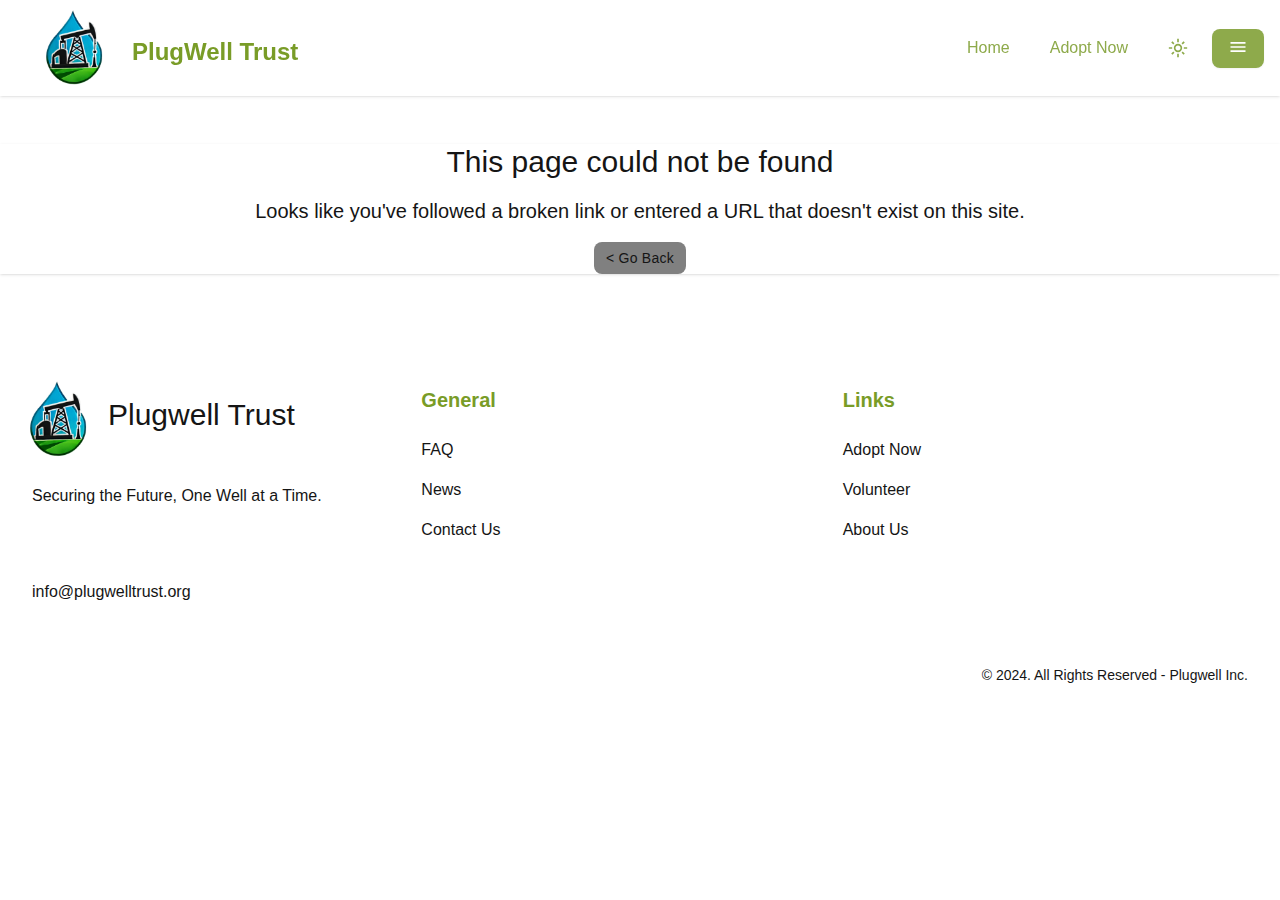
<file: 200.html>
<!DOCTYPE html><html data-capo data-critters-container><head><meta charset="utf-8">
<meta name="viewport" content="width=device-width, initial-scale=1">
<style>*,:after,:before{border:0 solid #e5e7eb;box-sizing:border-box}:after,:before{--tw-content:""}html{line-height:1.5;-webkit-text-size-adjust:100%;font-family:Proza Libre,Proza Libre fallback,sans-serif;font-feature-settings:normal;font-variation-settings:normal;-moz-tab-size:4;-o-tab-size:4;tab-size:4;-webkit-tap-highlight-color:transparent}body{line-height:inherit;margin:0}*,:after,:before{--tw-border-spacing-x:0;--tw-border-spacing-y:0;--tw-translate-x:0;--tw-translate-y:0;--tw-rotate:0;--tw-skew-x:0;--tw-skew-y:0;--tw-scale-x:1;--tw-scale-y:1;--tw-pan-x: ;--tw-pan-y: ;--tw-pinch-zoom: ;--tw-scroll-snap-strictness:proximity;--tw-gradient-from-position: ;--tw-gradient-via-position: ;--tw-gradient-to-position: ;--tw-ordinal: ;--tw-slashed-zero: ;--tw-numeric-figure: ;--tw-numeric-spacing: ;--tw-numeric-fraction: ;--tw-ring-inset: ;--tw-ring-offset-width:0px;--tw-ring-offset-color:#fff;--tw-ring-color:rgba(59,130,246,.5);--tw-ring-offset-shadow:0 0 #0000;--tw-ring-shadow:0 0 #0000;--tw-shadow:0 0 #0000;--tw-shadow-colored:0 0 #0000;--tw-blur: ;--tw-brightness: ;--tw-contrast: ;--tw-grayscale: ;--tw-hue-rotate: ;--tw-invert: ;--tw-saturate: ;--tw-sepia: ;--tw-drop-shadow: ;--tw-backdrop-blur: ;--tw-backdrop-brightness: ;--tw-backdrop-contrast: ;--tw-backdrop-grayscale: ;--tw-backdrop-hue-rotate: ;--tw-backdrop-invert: ;--tw-backdrop-opacity: ;--tw-backdrop-saturate: ;--tw-backdrop-sepia: ;--tw-contain-size: ;--tw-contain-layout: ;--tw-contain-paint: ;--tw-contain-style: }</style><link rel="preload" href="/_nuxt/entry.C_uO7JfJ.css" as="style" onload="this.rel='stylesheet'"><noscript><link rel="stylesheet" href="/_nuxt/entry.C_uO7JfJ.css"></noscript>
<link rel="modulepreload" as="script" crossorigin href="/_nuxt/CHLybBhA.js">
<link rel="prefetch" as="script" crossorigin href="/_nuxt/CluYb-dT.js">
<link rel="prefetch" as="style" href="/_nuxt/default.B0MDHbjw.css">
<link rel="prefetch" as="script" crossorigin href="/_nuxt/BiHpJEhf.js">
<link rel="prefetch" as="script" crossorigin href="/_nuxt/BzpcGkdB.js">
<link rel="prefetch" as="script" crossorigin href="/_nuxt/DSjhiX6b.js">
<link rel="icon" href="/favicon.ico" sizes="any">
<link rel="icon" href="/favicon-16x16.png" type="image/png" sizes="16x16">
<link rel="icon" href="/favicon-32x32.png" type="image/png" sizes="32x32">
<link rel="icon" href="/favicon.svg" type="image/svg" sizes="370x370">
<link rel="icon" href="/icon.svg" type="image/svg" sizes="981x981">
<link rel="apple-touch-icon" href="/apple-touch-icon.png" type="image/png" sizes="180x180">
<meta property="og:type" content="website">
<script type="module" src="/_nuxt/CHLybBhA.js" crossorigin></script><meta name="robots" content="index, follow, max-image-preview:large, max-snippet:-1, max-video-preview:-1"></head><body><div id="__nuxt"></div><div id="teleports"></div><script>window.__NUXT_SITE_CONFIG__={defaultLocale:"en",description:"The PlugWell Trust is a non-profit organization that helps homeowners plug orphan oil and gas wells",env:"production",identity:{type:"Organization"},name:"PlugWell Trust",titleSeparator:"|",trailingSlash:false,url:"https:\u002F\u002Fplugwelltrust.org"}</script><script type="application/json" id="__NUXT_DATA__" data-ssr="false">[{"serverRendered":1},false]</script>
<script>window.__NUXT__={};window.__NUXT__.config={public:{mdc:{useNuxtImage:true,components:{prose:true,map:{p:"prose-p",a:"prose-a",blockquote:"prose-blockquote","code-inline":"prose-code-inline",code:"ProseCodeInline",em:"prose-em",h1:"prose-h1",h2:"prose-h2",h3:"prose-h3",h4:"prose-h4",h5:"prose-h5",h6:"prose-h6",hr:"prose-hr",img:"prose-img",ul:"prose-ul",ol:"prose-ol",li:"prose-li",strong:"prose-strong",table:"prose-table",thead:"prose-thead",tbody:"prose-tbody",td:"prose-td",th:"prose-th",tr:"prose-tr"}},headings:{anchorLinks:{h1:false,h2:false,h3:false,h4:false,h5:false,h6:false}}},content:{locales:[],defaultLocale:"",integrity:1723390022291,experimental:{stripQueryParameters:false,advanceQuery:false,clientDB:false},respectPathCase:false,api:{baseURL:"/api/_content"},navigation:{fields:[]},tags:{p:"prose-p",a:"prose-a",blockquote:"prose-blockquote","code-inline":"prose-code-inline",code:"ProseCodeInline",em:"prose-em",h1:"prose-h1",h2:"prose-h2",h3:"prose-h3",h4:"prose-h4",h5:"prose-h5",h6:"prose-h6",hr:"prose-hr",img:"prose-img",ul:"prose-ul",ol:"prose-ol",li:"prose-li",strong:"prose-strong",table:"prose-table",thead:"prose-thead",tbody:"prose-tbody",td:"prose-td",th:"prose-th",tr:"prose-tr"},highlight:{langs:["js","jsx","json","ts","tsx","vue","css","html","vue","shell","bash","md","mdc","yaml","diff"],theme:"dracula-soft",highlighter:"shiki"},wsUrl:"",documentDriven:false,host:"",trailingSlash:false,search:"",contentHead:true,anchorLinks:false}},app:{baseURL:"/",buildId:"6ffbab50-fdaa-49d0-b645-83e380ffff9e",buildAssetsDir:"/_nuxt/",cdnURL:""}}</script></body></html>
</file>
<file: _nuxt/default.B0MDHbjw.css>
.slide-enter-active,.slide-leave-active{transition:transform .15s ease}.slide-enter-from{transform:translateY(-100%)}.slide-enter-to,.slide-leave-from{transform:translateY(0)}.slide-leave-to{transform:translateY(100%)}
</file>
